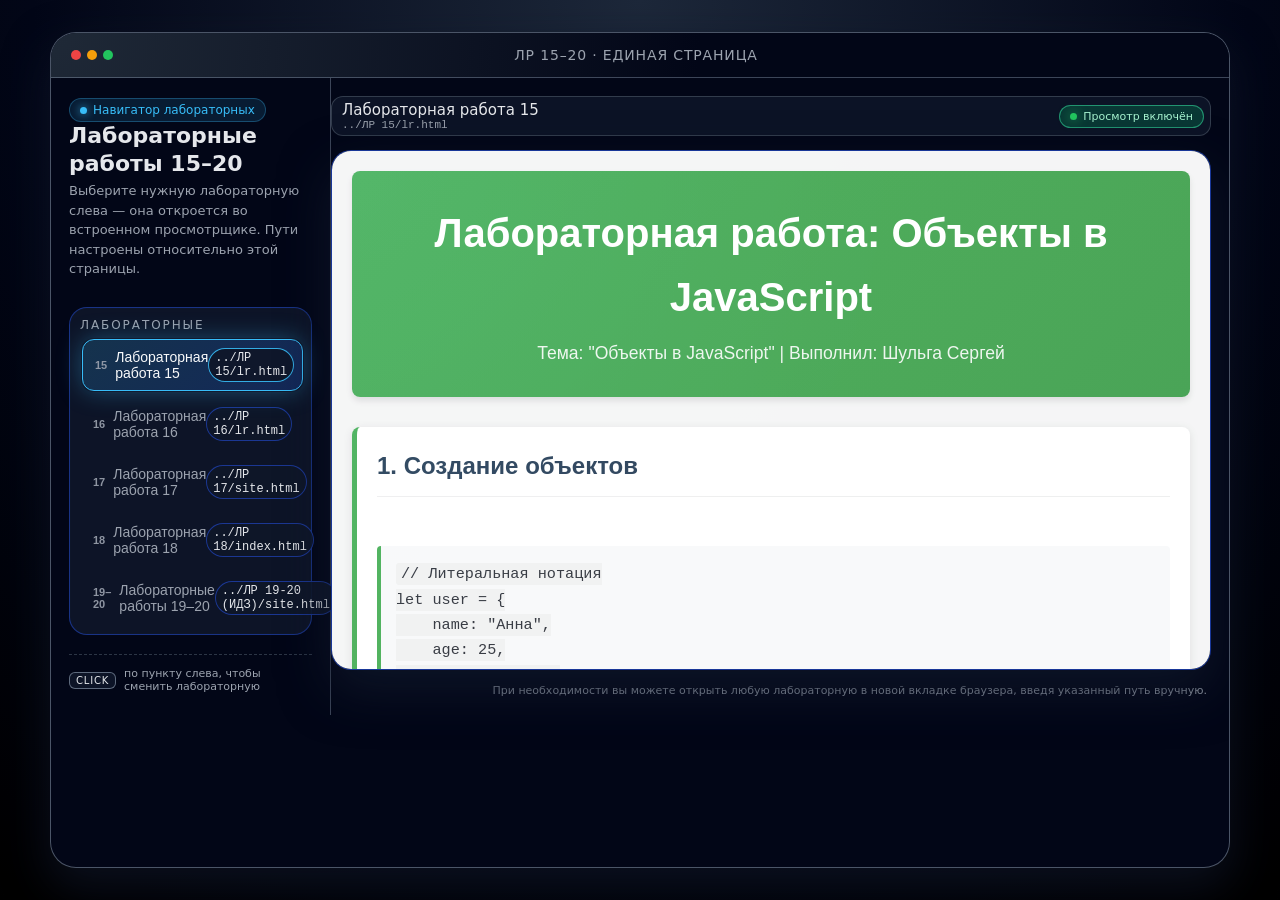
<file: index.html>
<!DOCTYPE html>
<html lang="ru">
<head>
  <meta charset="UTF-8" />
  <title>Лабораторные работы 15–20</title>
  <meta name="viewport" content="width=device-width, initial-scale=1" />
  <style>
    * {
      box-sizing: border-box;
      margin: 0;
      padding: 0;
    }

    :root {
      --bg: #0f172a;
      --bg-alt: #020617;
      --accent: #38bdf8;
      --accent-soft: rgba(56, 189, 248, 0.12);
      --accent-strong: rgba(56, 189, 248, 0.3);
      --text: #e5e7eb;
      --muted: #9ca3af;
      --border: rgba(148, 163, 184, 0.35);
      --radius-lg: 18px;
      --radius-md: 12px;
      --shadow-soft: 0 18px 45px rgba(15, 23, 42, 0.7);
    }

    body {
      font-family: system-ui, -apple-system, BlinkMacSystemFont, "Segoe UI",
        sans-serif;
      background: radial-gradient(circle at top, #1d283a 0, #020617 55%, #000 100%);
      color: var(--text);
      min-height: 100vh;
      display: flex;
      align-items: stretch;
      justify-content: center;
      padding: 32px 16px;
    }

    .shell {
      width: min(1180px, 100%);
      background: linear-gradient(145deg, var(--bg-alt), #020617 65%, #020617 100%);
      border-radius: 26px;
      border: 1px solid rgba(148, 163, 184, 0.5);
      box-shadow: var(--shadow-soft);
      overflow: hidden;
      display: flex;
      flex-direction: column;
    }

    .shell-header {
      display: flex;
      align-items: center;
      justify-content: space-between;
      padding: 14px 20px;
      background: radial-gradient(circle at top left, #1f2937 0, #020617 55%);
      border-bottom: 1px solid rgba(148, 163, 184, 0.4);
    }

    .window-dots {
      display: flex;
      gap: 6px;
    }

    .dot {
      width: 10px;
      height: 10px;
      border-radius: 999px;
      background: #374151;
    }

    .dot.red {
      background: #ef4444;
    }

    .dot.yellow {
      background: #f59e0b;
    }

    .dot.green {
      background: #22c55e;
    }

    .shell-title {
      font-size: 14px;
      letter-spacing: 0.06em;
      text-transform: uppercase;
      color: var(--muted);
    }

    main {
      display: grid;
      grid-template-columns: 280px minmax(0, 1fr);
      gap: 0;
      min-height: 540px;
    }

    @media (max-width: 900px) {
      main {
        grid-template-columns: 1fr;
      }
    }

    .sidebar {
      border-right: 1px solid rgba(148, 163, 184, 0.4);
      padding: 20px 18px 22px;
      background: radial-gradient(circle at top left, #020617 0, #020617 50%, #020617 100%);
      display: flex;
      flex-direction: column;
      gap: 18px;
    }

    .badge {
      display: inline-flex;
      align-items: center;
      gap: 6px;
      font-size: 12px;
      padding: 4px 10px;
      border-radius: 999px;
      background: var(--accent-soft);
      color: var(--accent);
      border: 1px solid var(--accent-strong);
      width: fit-content;
    }

    .badge-dot {
      width: 7px;
      height: 7px;
      border-radius: 999px;
      background: var(--accent);
      box-shadow: 0 0 10px rgba(56, 189, 248, 0.9);
    }

    .sidebar-title {
      font-size: 22px;
      font-weight: 600;
      line-height: 1.25;
    }

    .sidebar-sub {
      font-size: 13px;
      color: var(--muted);
      margin-top: 4px;
      line-height: 1.5;
    }

    .labs-list {
      margin-top: 10px;
      padding: 10px;
      border-radius: var(--radius-lg);
      background: rgba(15, 23, 42, 0.9);
      border: 1px solid rgba(30, 64, 175, 0.7);
      box-shadow: inset 0 0 0 1px rgba(15, 23, 42, 0.9);
    }

    .labs-label {
      font-size: 12px;
      letter-spacing: 0.16em;
      text-transform: uppercase;
      color: var(--muted);
      margin-bottom: 8px;
    }

    .tabs {
      display: flex;
      flex-direction: column;
      gap: 6px;
      list-style: none;
    }

    .tab {
      width: 100%;
      text-align: left;
      border: none;
      background: transparent;
      color: var(--muted);
      border-radius: var(--radius-md);
      padding: 8px 12px;
      font-size: 14px;
      display: flex;
      align-items: center;
      justify-content: space-between;
      cursor: pointer;
      transition: all 0.18s ease-out;
      border: 1px solid transparent;
    }

    .tab span {
      display: flex;
      align-items: center;
      gap: 8px;
    }

    .tab-index {
      font-size: 11px;
      font-weight: 600;
      color: rgba(156, 163, 175, 0.9);
    }

    .tab-code {
      font-family: "JetBrains Mono", ui-monospace, SFMono-Regular, Menlo, Monaco,
        Consolas, "Liberation Mono", "Courier New", monospace;
      font-size: 12px;
      padding: 2px 6px;
      border-radius: 999px;
      background: rgba(15, 23, 42, 0.9);
      border: 1px solid rgba(30, 64, 175, 0.8);
      color: #e5e7eb;
    }

    .tab:hover {
      background: rgba(30, 64, 175, 0.25);
      border-color: rgba(56, 189, 248, 0.5);
      color: var(--text);
      transform: translateX(2px);
    }

    .tab.active {
      background: linear-gradient(
        135deg,
        rgba(56, 189, 248, 0.18),
        rgba(37, 99, 235, 0.25)
      );
      border-color: var(--accent);
      color: #f9fafb;
      box-shadow: 0 0 0 1px rgba(15, 23, 42, 0.8),
        0 0 25px rgba(56, 189, 248, 0.35);
      transform: translateX(2px) translateY(-1px);
    }

    .tab.active .tab-code {
      background: rgba(15, 23, 42, 0.95);
      border-color: rgba(56, 189, 248, 0.9);
    }

    .hint {
      margin-top: auto;
      font-size: 11px;
      color: var(--muted);
      padding-top: 12px;
      border-top: 1px dashed rgba(55, 65, 81, 0.8);
      display: flex;
      align-items: center;
      gap: 8px;
    }

    .hint-key {
      padding: 2px 6px;
      border-radius: 6px;
      border: 1px solid rgba(148, 163, 184, 0.6);
      background: rgba(15, 23, 42, 0.9);
      font-size: 10px;
      letter-spacing: 0.08em;
      text-transform: uppercase;
      color: #e5e7eb;
    }

    .viewer {
      position: relative;
      padding: 18px 18px 18px 0;
      display: flex;
      flex-direction: column;
      gap: 14px;
    }

    @media (max-width: 900px) {
      .viewer {
        padding: 0 16px 16px;
      }
    }

    .viewer-header {
      display: flex;
      justify-content: space-between;
      align-items: center;
      gap: 12px;
      padding: 4px 6px 4px 10px;
      border-radius: var(--radius-md);
      background: rgba(15, 23, 42, 0.85);
      border: 1px solid rgba(55, 65, 81, 0.9);
      backdrop-filter: blur(14px);
    }

    .viewer-title {
      font-size: 15px;
      font-weight: 500;
    }

    .viewer-path {
      font-family: "JetBrains Mono", ui-monospace, SFMono-Regular, Menlo, Monaco,
        Consolas, "Liberation Mono", "Courier New", monospace;
      font-size: 11px;
      color: var(--muted);
    }

    .status-pill {
      font-size: 11px;
      padding: 4px 10px;
      border-radius: 999px;
      border: 1px solid rgba(52, 211, 153, 0.6);
      background: rgba(6, 95, 70, 0.5);
      color: #a7f3d0;
      display: inline-flex;
      align-items: center;
      gap: 6px;
    }

    .status-light {
      width: 7px;
      height: 7px;
      border-radius: 999px;
      background: #22c55e;
      box-shadow: 0 0 12px rgba(34, 197, 94, 0.9);
    }

    .frame-shell {
      position: relative;
      flex: 1;
      min-height: min(70vh, 520px);
      border-radius: 20px;
      border: 1px solid rgba(30, 64, 175, 0.85);
      background: radial-gradient(circle at top left, #020617 0, #020617 55%);
      overflow: hidden;
      box-shadow: 0 20px 50px rgba(15, 23, 42, 0.85);
    }

    iframe {
      width: 100%;
      height: 100%;
      border: none;
      background: #0b1120;
    }

    .frame-overlay {
      pointer-events: none;
      position: absolute;
      inset: 0;
      background:
        radial-gradient(circle at top left, rgba(56, 189, 248, 0.16), transparent 55%),
        radial-gradient(circle at bottom right, rgba(15, 23, 42, 0.9), rgba(15, 23, 42, 1));
      mix-blend-mode: screen;
      opacity: 0.5;
    }

    .frame-gradient-border {
      position: absolute;
      inset: -1px;
      border-radius: 22px;
      background: conic-gradient(
        from 180deg,
        rgba(56, 189, 248, 0.7),
        rgba(37, 99, 235, 0.3),
        rgba(56, 189, 248, 0.7)
      );
      opacity: 0.35;
      filter: blur(18px);
      z-index: -1;
    }

    .footer-note {
      font-size: 11px;
      color: var(--muted);
      text-align: right;
      padding-right: 4px;
    }

    a {
      color: var(--accent);
      text-decoration: none;
    }

    a:hover {
      text-decoration: underline;
    }
  </style>
</head>
<body>
  <div class="shell">
    <header class="shell-header">
      <div class="window-dots">
        <span class="dot red"></span>
        <span class="dot yellow"></span>
        <span class="dot green"></span>
      </div>
      <div class="shell-title">ЛР 15–20 · единая страница</div>
      <div style="width: 50px;"></div>
    </header>

    <main>
      <aside class="sidebar">
        <div>
          <div class="badge">
            <span class="badge-dot"></span>
            <span>Навигатор лабораторных</span>
          </div>
          <h1 class="sidebar-title">Лабораторные работы 15–20</h1>
          <p class="sidebar-sub">
            Выберите нужную лабораторную слева — она откроется во встроенном просмотрщике.
            Пути настроены относительно этой страницы.
          </p>
        </div>

        <section class="labs-list" aria-label="Список лабораторных">
          <div class="labs-label">Лабораторные</div>
          <ul class="tabs">
            <li>
              <button
                class="tab active"
                data-src="ЛР 15/lr.html"
                data-label="ЛР 15"
                data-path="ЛР 15/lr.html"
              >
                <span>
                  <span class="tab-index">15</span>
                  <span>Лабораторная работа 15</span>
                </span>
                <span class="tab-code">../ЛР 15/lr.html</span>
              </button>
            </li>
            <li>
              <button
                class="tab"
                data-src="ЛР 16/lr.html"
                data-label="ЛР 16"
                data-path="ЛР 16/lr.html"
              >
                <span>
                  <span class="tab-index">16</span>
                  <span>Лабораторная работа 16</span>
                </span>
                <span class="tab-code">../ЛР 16/lr.html</span>
              </button>
            </li>
            <li>
              <button
                class="tab"
                data-src="ЛР 17/site.html"
                data-label="ЛР 17"
                data-path="ЛР 17/site.html"
              >
                <span>
                  <span class="tab-index">17</span>
                  <span>Лабораторная работа 17</span>
                </span>
                <span class="tab-code">../ЛР 17/site.html</span>
              </button>
            </li>
            <li>
              <button
                class="tab"
                data-src="ЛР 18/index.html"
                data-label="ЛР 18"
                data-path="ЛР 18/index.html"
              >
                <span>
                  <span class="tab-index">18</span>
                  <span>Лабораторная работа 18</span>
                </span>
                <span class="tab-code">../ЛР 18/index.html</span>
              </button>
            </li>
            <li>
              <button
                class="tab"
                data-src="ЛР 19-20 (ИДЗ)/site.html"
                data-label="ЛР 19–20"
                data-path="ЛР 19-20 (ИДЗ)/site.html"
              >
                <span>
                  <span class="tab-index">19–20</span>
                  <span>Лабораторные работы 19–20</span>
                </span>
                <span class="tab-code">../ЛР 19-20 (ИДЗ)/site.html</span>
              </button>
            </li>
          </ul>
        </section>

        <div class="hint">
          <span class="hint-key">Click</span>
          <span>по пункту слева, чтобы сменить лабораторную</span>
        </div>
      </aside>

      <section class="viewer" aria-label="Просмотр лабораторных">
        <header class="viewer-header">
          <div>
            <div class="viewer-title" id="viewer-label">
              Лабораторная работа 15
            </div>
            <div class="viewer-path" id="viewer-path">
              ../ЛР 15/lr.html
            </div>
          </div>
          <div class="status-pill">
            <span class="status-light"></span>
            <span>Просмотр включён</span>
          </div>
        </header>

        <div class="frame-shell">
          <iframe
            id="lab-frame"
            src="ЛР 15/lr.html"
            title="Просмотр лабораторных 15–20"
          ></iframe>
          <div class="frame-overlay" aria-hidden="true"></div>
          <div class="frame-gradient-border" aria-hidden="true"></div>
        </div>

        <p class="footer-note">
          При необходимости вы можете открыть любую лабораторную в новой вкладке
          браузера, введя указанный путь вручную.
        </p>
      </section>
    </main>
  </div>

  <script>
    const tabs = document.querySelectorAll(".tab");
    const frame = document.getElementById("lab-frame");
    const viewerLabel = document.getElementById("viewer-label");
    const viewerPath = document.getElementById("viewer-path");

    tabs.forEach((tab) => {
      tab.addEventListener("click", () => {
        tabs.forEach((t) => t.classList.remove("active"));
        tab.classList.add("active");

        const src = tab.getAttribute("data-src");
        const label = tab.getAttribute("data-label");
        const path = tab.getAttribute("data-path");

        frame.setAttribute("src", src);
        viewerLabel.textContent =
          label === "ЛР 19–20" ? "Лабораторные работы 19–20" : "Лабораторная работа " + label.replace("ЛР ", "");
        viewerPath.textContent = path;
      });
    });
  </script>
</body>
</html>
</file>
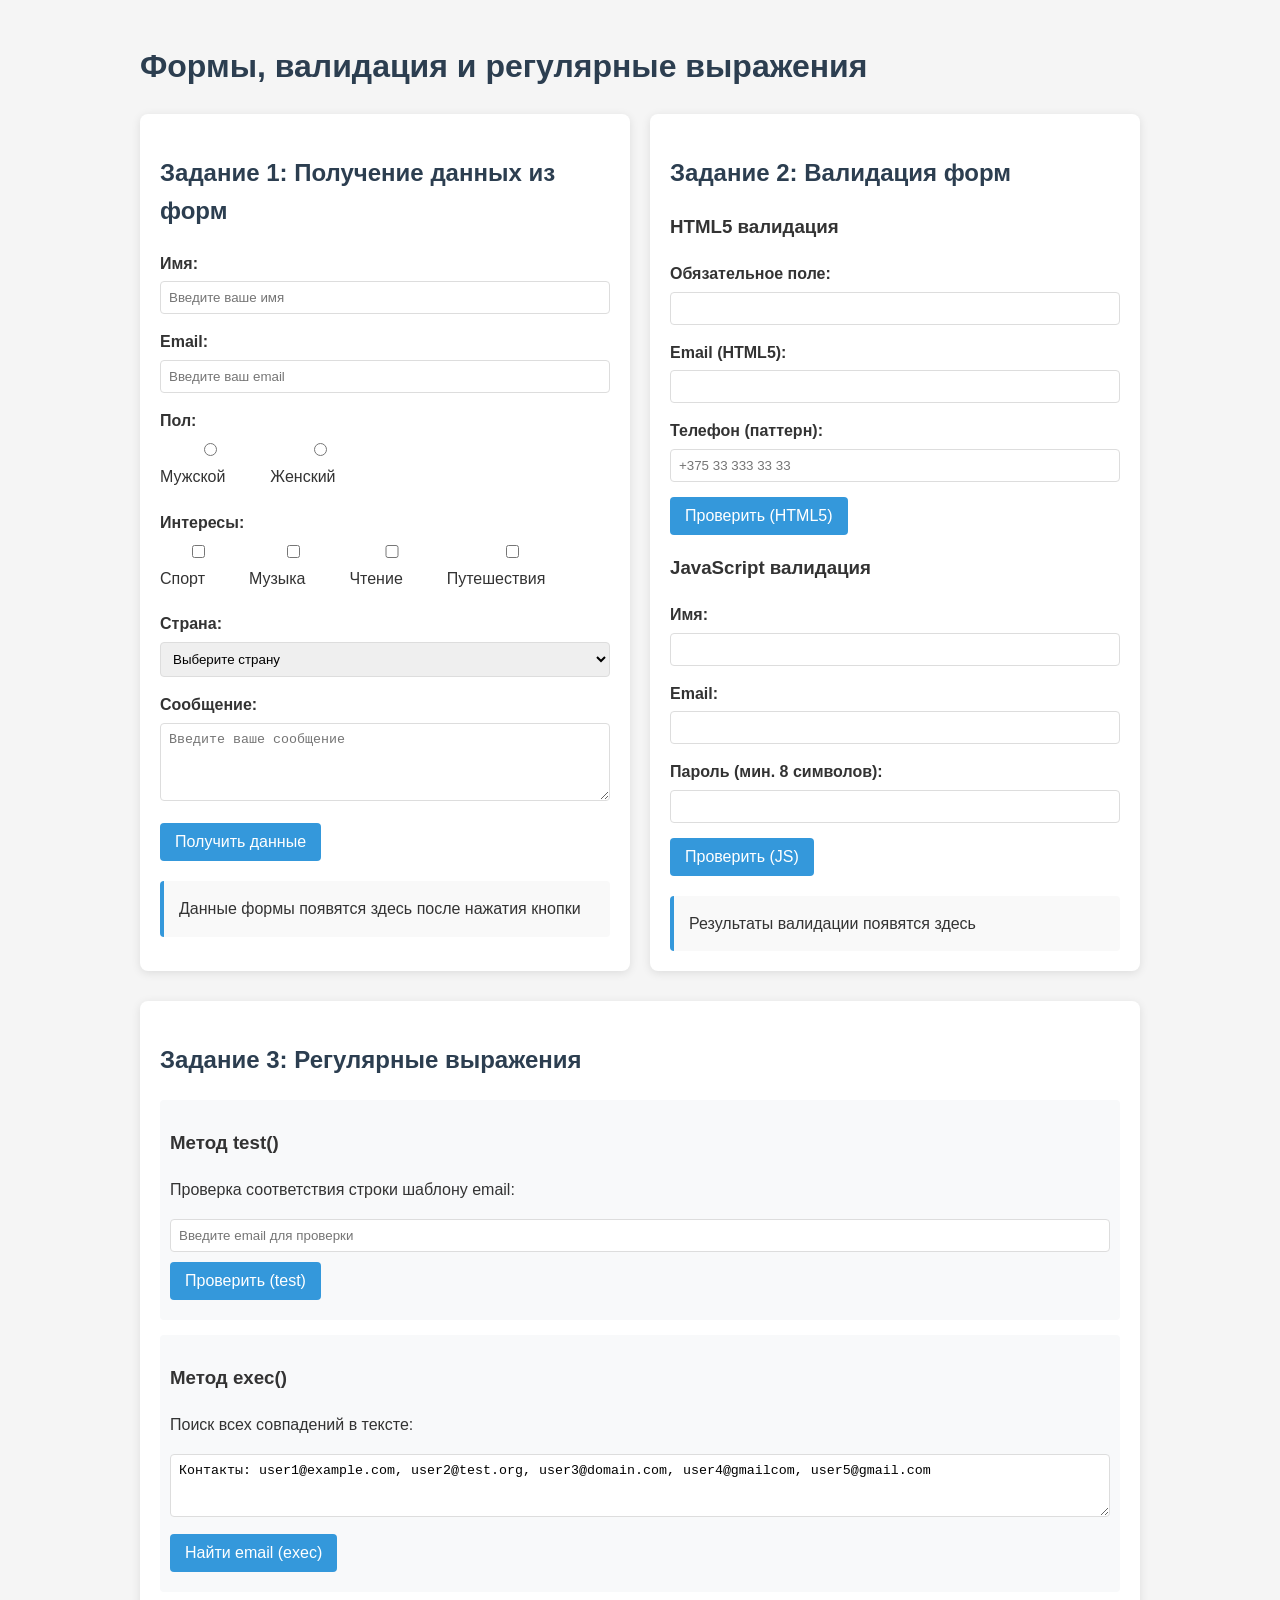
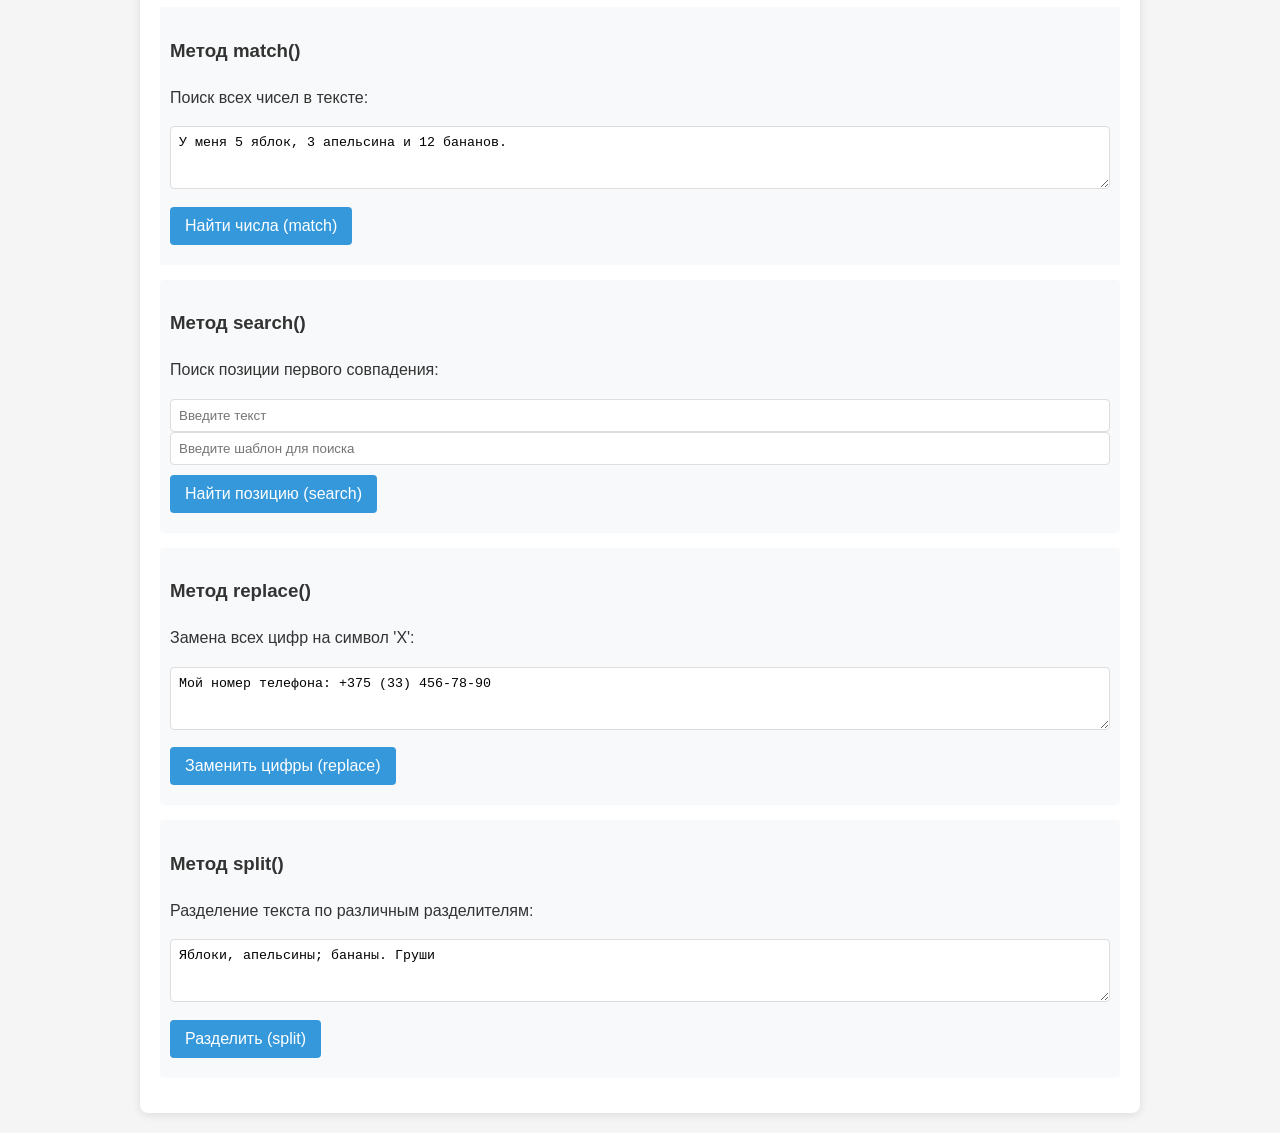
<file: ЛР 18/index.html>
<!DOCTYPE html>
<html lang="ru">
<head>
    <meta charset="UTF-8">
    <meta name="viewport" content="width=device-width, initial-scale=1.0">
    <title>Формы и валидация</title>
    <link rel="stylesheet" href="style.css">
</head>
<body>
    <h1>Формы, валидация и регулярные выражения</h1>
    
    <div class="container">
        <!-- ЗАДАНИЕ 1: Получение данных из форм -->
        <section class="form-section">
            <h2>Задание 1: Получение данных из форм</h2>
            <form id="userForm">
                <div class="form-group">
                    <label for="name">Имя:</label>
                    <input type="text" id="name" name="name" placeholder="Введите ваше имя">
                </div>
                
                <div class="form-group">
                    <label for="email">Email:</label>
                    <input type="email" id="email" name="email" placeholder="Введите ваш email">
                </div>
                
                <div class="form-group">
                    <label>Пол:</label>
                    <div class="radio-group">
                        <label><input type="radio" name="gender" value="male"> Мужской</label>
                        <label><input type="radio" name="gender" value="female"> Женский</label>
                    </div>
                </div>
                
                <div class="form-group">
                    <label>Интересы:</label>
                    <div class="checkbox-group">
                        <label><input type="checkbox" name="interests" value="sports"> Спорт</label>
                        <label><input type="checkbox" name="interests" value="music"> Музыка</label>
                        <label><input type="checkbox" name="interests" value="reading"> Чтение</label>
                        <label><input type="checkbox" name="interests" value="travel"> Путешествия</label>
                    </div>
                </div>
                
                <div class="form-group">
                    <label for="country">Страна:</label>
                    <select id="country" name="country">
                        <option value="">Выберите страну</option>
                        <option value="ru">Россия</option>
                        <option value="by">Беларусь</option>
                        <option value="de">Германия</option>
                        <option value="fr">Франция</option>
                    </select>
                </div>
                
                <div class="form-group">
                    <label for="message">Сообщение:</label>
                    <textarea id="message" name="message" rows="4" placeholder="Введите ваше сообщение"></textarea>
                </div>
                
                <button type="button" id="getDataBtn">Получить данные</button>
            </form>
            
            <div class="output" id="formOutput">
                Данные формы появятся здесь после нажатия кнопки
            </div>
        </section>
        
        <!-- ЗАДАНИЕ 2: Валидация форм -->
        <section class="validation-section">
            <h2>Задание 2: Валидация форм</h2>
            
            <h3>HTML5 валидация</h3>
            <form id="html5Form">
                <div class="form-group">
                    <label for="requiredField">Обязательное поле:</label>
                    <input type="text" id="requiredField" name="requiredField" required>
                </div>
                
                <div class="form-group">
                    <label for="emailField">Email (HTML5):</label>
                    <input type="email" id="emailField" name="emailField" required>
                </div>
                
                <div class="form-group">
                    <label for="phoneField">Телефон (паттерн):</label>
                    <input type="tel" id="phoneField" name="phoneField" pattern="\+375\s?[0-9]{2}\s?[0-9]{3}\s?[0-9]{2}\s?[0-9]{2}" placeholder="+375 33 333 33 33">
                </div>
                
                <button type="submit">Проверить (HTML5)</button>
            </form>
            
            <h3>JavaScript валидация</h3>
            <form id="jsForm">
                <div class="form-group">
                    <label for="jsName">Имя:</label>
                    <input type="text" id="jsName" name="jsName">
                    <div class="error" id="nameError"></div>
                </div>
                
                <div class="form-group">
                    <label for="jsEmail">Email:</label>
                    <input type="text" id="jsEmail" name="jsEmail">
                    <div class="error" id="emailError"></div>
                </div>
                
                <div class="form-group">
                    <label for="jsPassword">Пароль (мин. 8 символов):</label>
                    <input type="password" id="jsPassword" name="jsPassword">
                    <div class="error" id="passwordError"></div>
                </div>
                
                <button type="button" id="validateBtn">Проверить (JS)</button>
            </form>
            
            <div class="output" id="validationOutput">
                Результаты валидации появятся здесь
            </div>
        </section>
    </div>
    
    <!-- ЗАДАНИЕ 3: Регулярные выражения -->
    <section class="regex-section">
        <h2>Задание 3: Регулярные выражения</h2>
        
        <div class="regex-example">
            <h3>Метод test()</h3>
            <p>Проверка соответствия строки шаблону email:</p>
            <input type="text" id="testInput" placeholder="Введите email для проверки">
            <button id="testBtn">Проверить (test)</button>
            <div class="regex-result" id="testResult"></div>
        </div>
        
        <div class="regex-example">
            <h3>Метод exec()</h3>
            <p>Поиск всех совпадений в тексте:</p>
            <textarea id="execText" rows="3" placeholder="Введите текст с email адресами">Контакты: user1@example.com, user2@test.org, user3@domain.com, user4@gmailcom, user5@gmail.com</textarea>
            <button id="execBtn">Найти email (exec)</button>
            <div class="regex-result" id="execResult"></div>
        </div>
        
        <div class="regex-example">
            <h3>Метод match()</h3>
            <p>Поиск всех чисел в тексте:</p>
            <textarea id="matchText" rows="3" placeholder="Введите текст с числами">У меня 5 яблок, 3 апельсина и 12 бананов.</textarea>
            <button id="matchBtn">Найти числа (match)</button>
            <div class="regex-result" id="matchResult"></div>
        </div>
        
        <div class="regex-example">
            <h3>Метод search()</h3>
            <p>Поиск позиции первого совпадения:</p>
            <input type="text" id="searchText" placeholder="Введите текст">
            <input type="text" id="searchPattern" placeholder="Введите шаблон для поиска">
            <button id="searchBtn">Найти позицию (search)</button>
            <div class="regex-result" id="searchResult"></div>
        </div>
        
        <div class="regex-example">
            <h3>Метод replace()</h3>
            <p>Замена всех цифр на символ 'X':</p>
            <textarea id="replaceText" rows="3" placeholder="Введите текст с цифрами">Мой номер телефона: +375 (33) 456-78-90</textarea>
            <button id="replaceBtn">Заменить цифры (replace)</button>
            <div class="regex-result" id="replaceResult"></div>
        </div>
        
        <div class="regex-example">
            <h3>Метод split()</h3>
            <p>Разделение текста по различным разделителям:</p>
            <textarea id="splitText" rows="3" placeholder="Введите текст для разделения">Яблоки, апельсины; бананы. Груши</textarea>
            <button id="splitBtn">Разделить (split)</button>
            <div class="regex-result" id="splitResult"></div>
        </div>
    </section>

    <script src="script.js"></script>
</body>
</html>
</file>
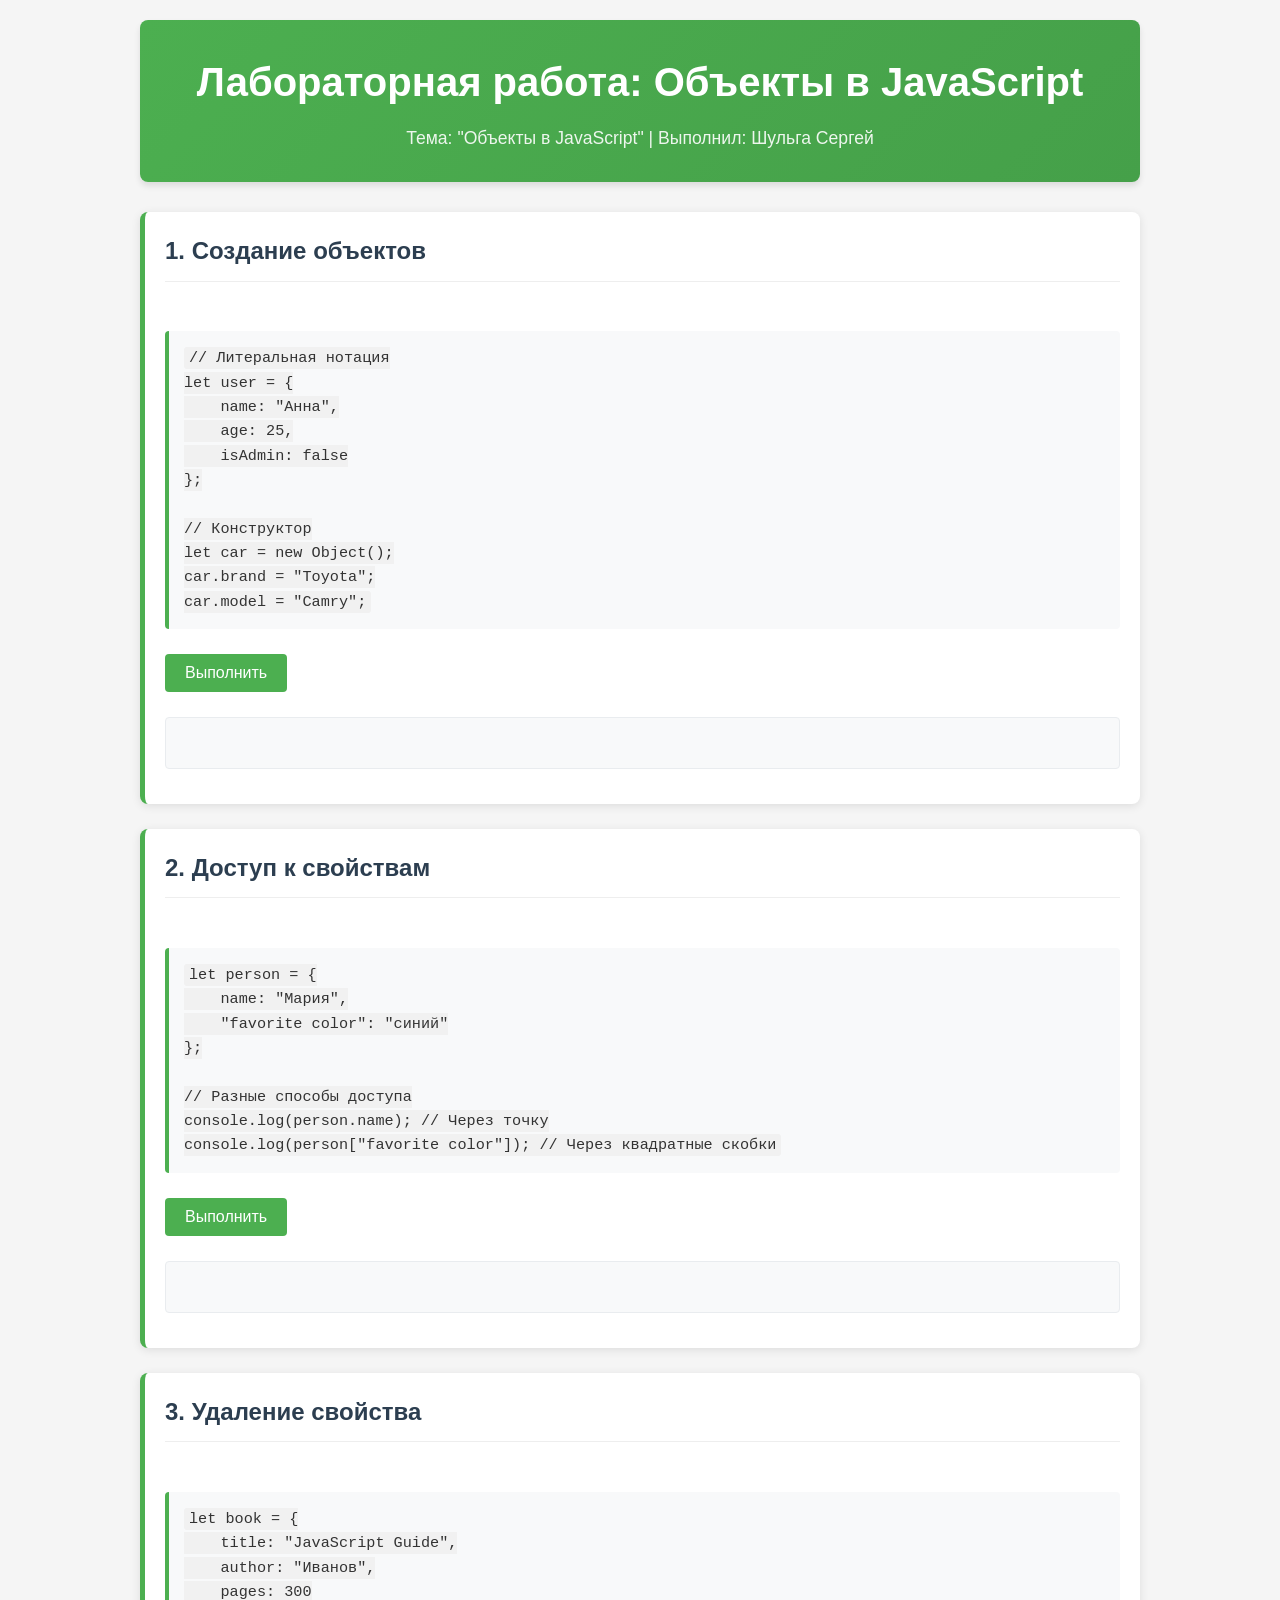
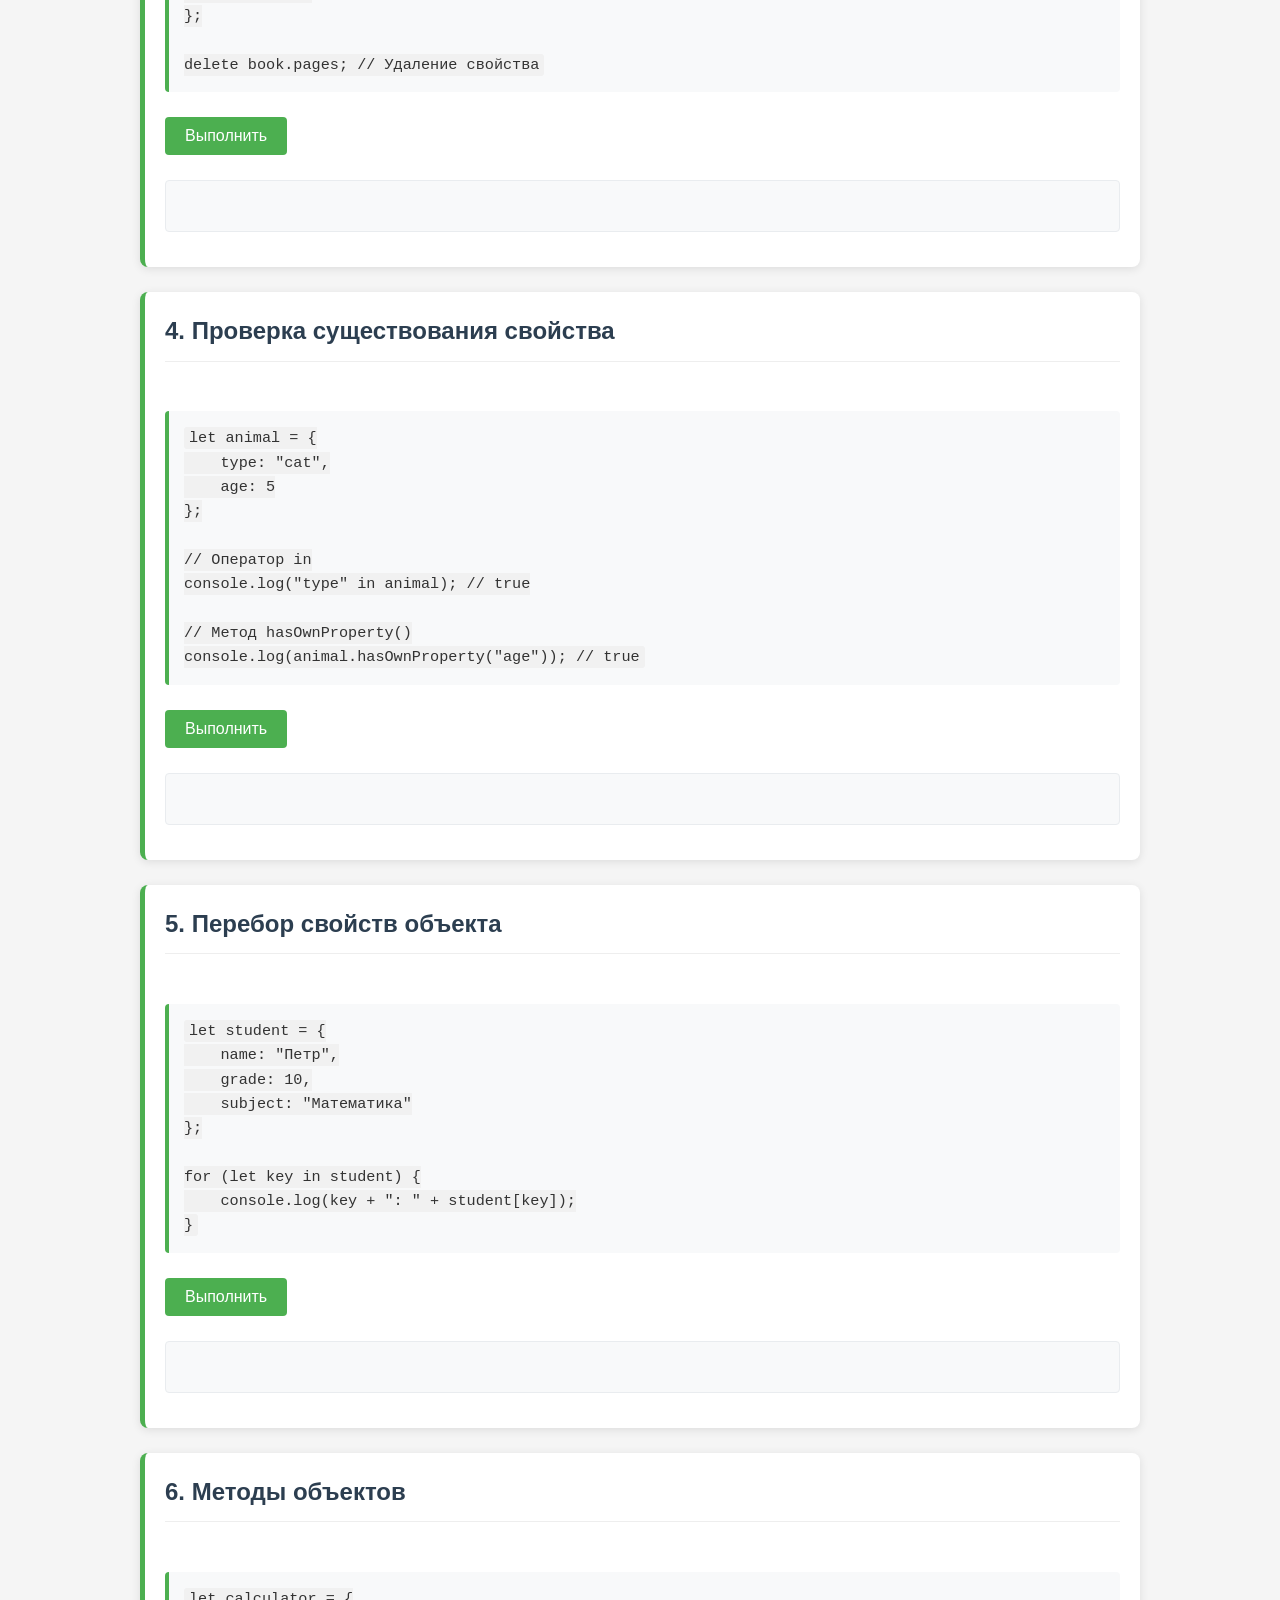
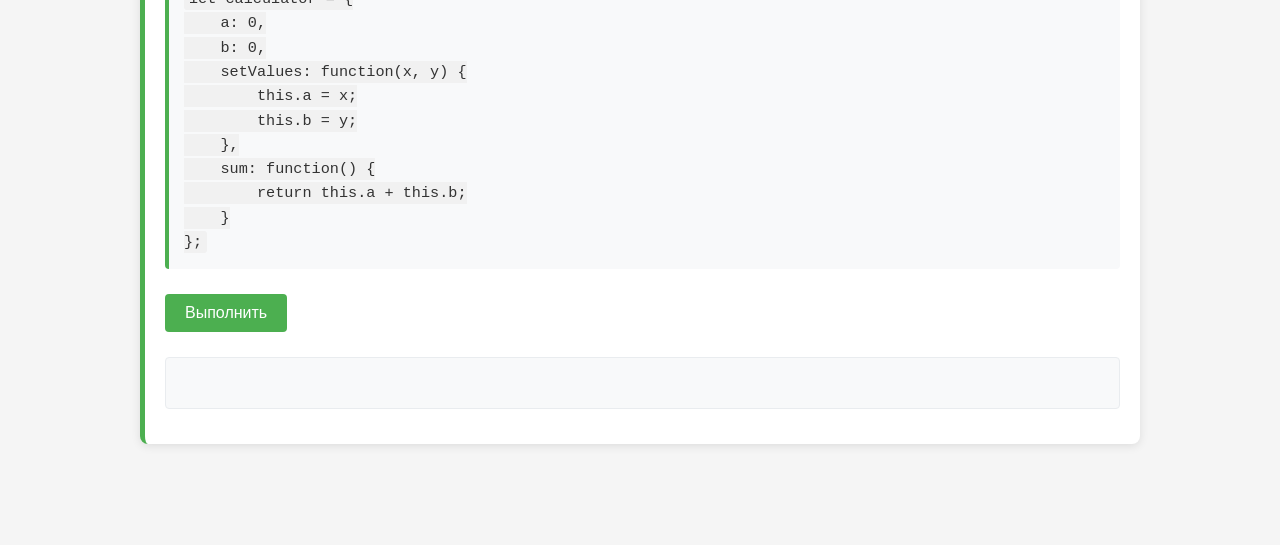
<file: ЛР 15/lr.html>
<!DOCTYPE html>
<html lang="ru">
<head>
    <meta charset="UTF-8">
    <meta name="viewport" content="width=device-width, initial-scale=1.0">
    <title>Объекты в JavaScript</title>
    <style>
        body {
            font-family: Arial, sans-serif;
            margin: 0;
            padding: 0;
            background-color: #f5f5f5;
            color: #333;
            line-height: 1.6;
        }
        
        .container {
            max-width: 1000px;
            margin: 0 auto;
            padding: 20px;
        }
        
        header {
            background: linear-gradient(135deg, #4CAF50, #45a049);
            color: white;
            padding: 30px 20px;
            border-radius: 8px;
            margin-bottom: 30px;
            text-align: center;
            box-shadow: 0 4px 6px rgba(0,0,0,0.1);
        }
        
        header h1 {
            margin: 0;
            font-size: 2.5rem;
        }
        
        header p {
            margin: 10px 0 0;
            font-size: 1.1rem;
            opacity: 0.9;
        }
        
        .task-card {
            background: white;
            border-radius: 8px;
            padding: 20px;
            margin-bottom: 25px;
            box-shadow: 0 2px 10px rgba(0,0,0,0.1);
            border-left: 5px solid #4CAF50;
        }
        
        .task-card h2 {
            color: #2c3e50;
            margin-top: 0;
            border-bottom: 1px solid #eee;
            padding-bottom: 10px;
        }
        
        .task-content {
            padding: 15px 0;
        }
        
        pre {
            background: #f8f9fa;
            border-left: 4px solid #4CAF50;
            padding: 15px;
            border-radius: 4px;
            overflow-x: auto;
            font-size: 0.95rem;
            margin: 15px 0;
        }
        
        code {
            font-family: 'Courier New', monospace;
            background: #f1f1f1;
            padding: 2px 5px;
            border-radius: 3px;
        }
        
        .btn {
            background: #4CAF50;
            color: white;
            border: none;
            padding: 10px 20px;
            border-radius: 4px;
            cursor: pointer;
            font-size: 1rem;
            transition: background 0.3s;
            margin: 10px 5px 10px 0;
        }
        
        .btn:hover {
            background: #45a049;
        }
        
        .output-box {
            background: #f8f9fa;
            border: 1px solid #e9ecef;
            border-radius: 4px;
            padding: 15px;
            margin-top: 15px;
            min-height: 20px;
            font-family: 'Courier New', monospace;
        }
    </style>
</head>
<body>
    <div class="container">
        <header>
            <h1>Лабораторная работа: Объекты в JavaScript</h1>
            <p>Тема: "Объекты в JavaScript" | Выполнил: Шульга Сергей</p>
        </header>

        <!-- Задание 1 -->
        <section class="task-card">
            <h2>1. Создание объектов</h2>
            <div class="task-content">
                <pre><code>// Литеральная нотация
let user = {
    name: "Анна",
    age: 25,
    isAdmin: false
};

// Конструктор
let car = new Object();
car.brand = "Toyota";
car.model = "Camry";</code></pre>
                <button class="btn" onclick="demoCreateObjects()">Выполнить</button>
                <div id="output1" class="output-box"></div>
            </div>
        </section>

        <!-- Задание 2 -->
        <section class="task-card">
            <h2>2. Доступ к свойствам</h2>
            <div class="task-content">
                <pre><code>let person = {
    name: "Мария",
    "favorite color": "синий"
};

// Разные способы доступа
console.log(person.name); // Через точку
console.log(person["favorite color"]); // Через квадратные скобки</code></pre>
                <button class="btn" onclick="demoAccessProperties()">Выполнить</button>
                <div id="output2" class="output-box"></div>
            </div>
        </section>

        <!-- Задание 3 -->
        <section class="task-card">
            <h2>3. Удаление свойства</h2>
            <div class="task-content">
                <pre><code>let book = {
    title: "JavaScript Guide",
    author: "Иванов",
    pages: 300
};

delete book.pages; // Удаление свойства</code></pre>
                <button class="btn" onclick="demoDeleteProperty()">Выполнить</button>
                <div id="output3" class="output-box"></div>
            </div>
        </section>

        <!-- Задание 4 -->
        <section class="task-card">
            <h2>4. Проверка существования свойства</h2>
            <div class="task-content">
                <pre><code>let animal = {
    type: "cat",
    age: 5
};

// Оператор in
console.log("type" in animal); // true

// Метод hasOwnProperty()
console.log(animal.hasOwnProperty("age")); // true</code></pre>
                <button class="btn" onclick="demoCheckProperty()">Выполнить</button>
                <div id="output4" class="output-box"></div>
            </div>
        </section>

        <!-- Задание 5 -->
        <section class="task-card">
            <h2>5. Перебор свойств объекта</h2>
            <div class="task-content">
                <pre><code>let student = {
    name: "Петр",
    grade: 10,
    subject: "Математика"
};

for (let key in student) {
    console.log(key + ": " + student[key]);
}</code></pre>
                <button class="btn" onclick="demoIterateProperties()">Выполнить</button>
                <div id="output5" class="output-box"></div>
            </div>
        </section>

        <!-- Задание 6 -->
        <section class="task-card">
            <h2>6. Методы объектов</h2>
            <div class="task-content">
                <pre><code>let calculator = {
    a: 0,
    b: 0,
    setValues: function(x, y) {
        this.a = x;
        this.b = y;
    },
    sum: function() {
        return this.a + this.b;
    }
};</code></pre>
                <button class="btn" onclick="demoObjectMethods()">Выполнить</button>
                <div id="output6" class="output-box"></div>
            </div>
        </section>
    </div>

    <script>
        // Функции для демонстрации примеров
        
        function demoCreateObjects() {
            let output = document.getElementById('output1');
            output.innerHTML = '';
            
            // Создание объектов
            let user = {
                name: "Анна",
                age: 25,
                isAdmin: false
            };
            
            let car = new Object();
            car.brand = "Toyota";
            car.model = "Camry";
            car.year = 2020;
            
            output.innerHTML = `
                <strong>Объект user:</strong> ${JSON.stringify(user)}<br>
                <strong>Объект car:</strong> ${JSON.stringify(car)}
            `;
        }
        
        function demoAccessProperties() {
            let output = document.getElementById('output2');
            output.innerHTML = '';
            
            let person = {
                name: "Мария",
                "favorite color": "синий"
            };
            
            let result = `
                person.name = "${person.name}"<br>
                person["favorite color"] = "${person["favorite color"]}"<br>
            `;
            
            // Динамический доступ
            let key = "name";
            result += `Динамический доступ: person["${key}"] = "${person[key]}"`;
            
            output.innerHTML = result;
        }
        
        function demoDeleteProperty() {
            let output = document.getElementById('output3');
            output.innerHTML = '';
            
            let book = {
                title: "JavaScript Guide",
                author: "Иванов",
                pages: 300
            };
            
            let before = JSON.stringify(book);
            delete book.pages;
            let after = JSON.stringify(book);
            
            output.innerHTML = `
                <strong>До удаления:</strong> ${before}<br>
                <strong>После удаления свойства pages:</strong> ${after}
            `;
        }
        
        function demoCheckProperty() {
            let output = document.getElementById('output4');
            output.innerHTML = '';
            
            let animal = {
                type: "cat",
                age: 5
            };
            
            let result = `
                "type" in animal: ${"type" in animal}<br>
                "color" in animal: ${"color" in animal}<br>
                animal.hasOwnProperty("age"): ${animal.hasOwnProperty("age")}<br>
                animal.hasOwnProperty("weight"): ${animal.hasOwnProperty("weight")}
            `;
            
            output.innerHTML = result;
        }
        
        function demoIterateProperties() {
            let output = document.getElementById('output5');
            output.innerHTML = '';
            
            let student = {
                name: "Петр",
                grade: 10,
                subject: "Математика"
            };
            
            let result = "<strong>Свойства объекта student:</strong><br>";
            for (let key in student) {
                result += `${key}: ${student[key]}<br>`;
            }
            
            output.innerHTML = result;
        }
        
        function demoObjectMethods() {
            let output = document.getElementById('output6');
            output.innerHTML = '';
            
            let calculator = {
                a: 0,
                b: 0,
                setValues: function(x, y) {
                    this.a = x;
                    this.b = y;
                },
                sum: function() {
                    return this.a + this.b;
                },
                multiply: function() {
                    return this.a * this.b;
                }
            };
            
            calculator.setValues(5, 3);
            
            let result = `
                a = ${calculator.a}, b = ${calculator.b}<br>
                Сумма: ${calculator.sum()}<br>
                Произведение: ${calculator.multiply()}
            `;
            
            output.innerHTML = result;
        }
    </script>
</body>
</html>
</file>
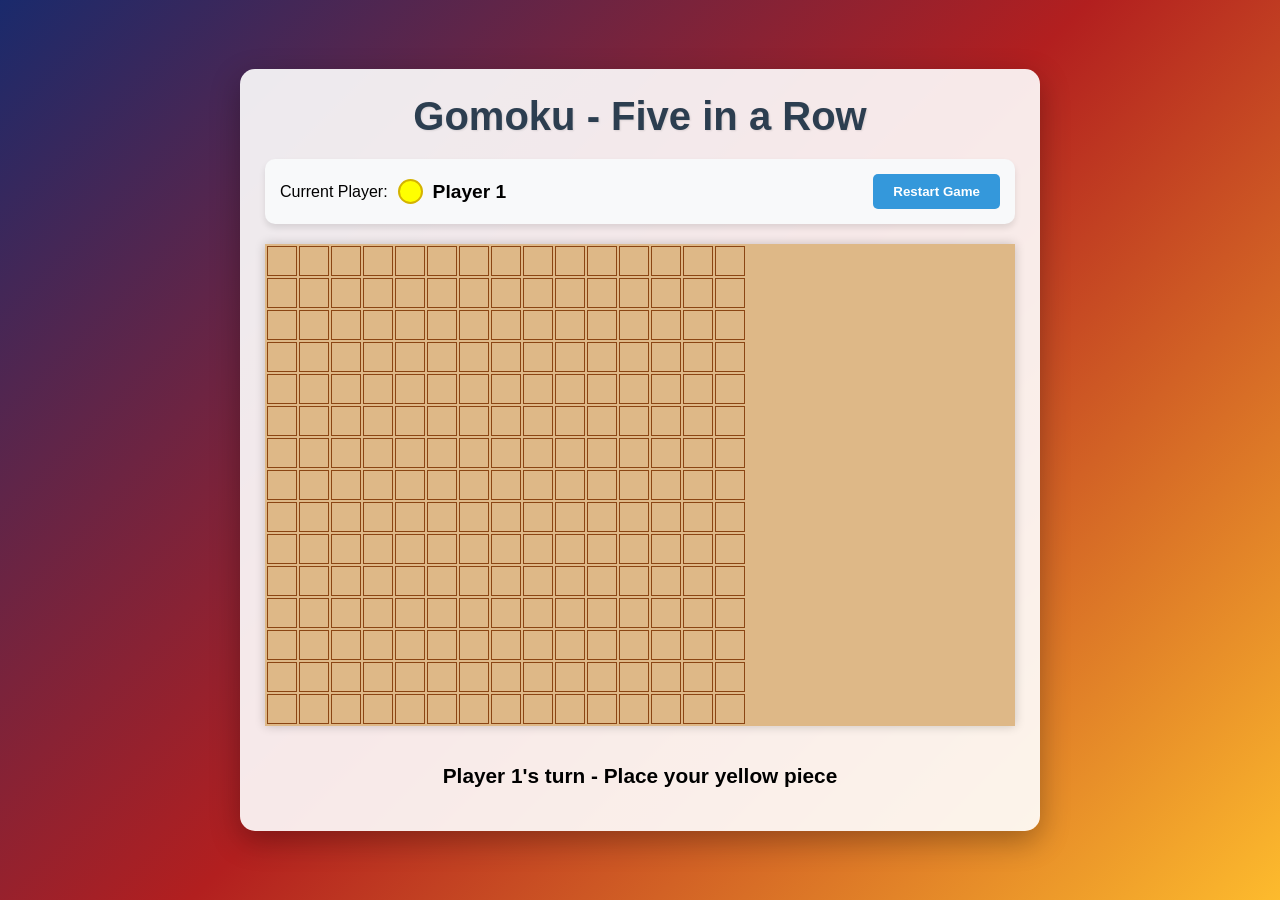
<file: ЛР 16/lr.html>
<!DOCTYPE html>
<html lang="en">
<head>
    <meta charset="UTF-8">
    <meta name="viewport" content="width=device-width, initial-scale=1.0">
    <title>Gomoku - Five in a Row</title>
    <style>
        * {
            box-sizing: border-box;
            margin: 0;
            padding: 0;
            font-family: 'Segoe UI', Tahoma, Geneva, Verdana, sans-serif;
        }
        
        body {
            background: linear-gradient(135deg, #1a2a6c, #b21f1f, #fdbb2d);
            min-height: 100vh;
            display: flex;
            justify-content: center;
            align-items: center;
            padding: 20px;
        }
        
        .game-container {
            background-color: rgba(255, 255, 255, 0.9);
            border-radius: 15px;
            box-shadow: 0 10px 30px rgba(0, 0, 0, 0.3);
            padding: 25px;
            max-width: 800px;
            width: 100%;
        }
        
        h1 {
            text-align: center;
            color: #2c3e50;
            margin-bottom: 20px;
            font-size: 2.5rem;
            text-shadow: 1px 1px 2px rgba(0,0,0,0.1);
        }
        
        .game-info {
            display: flex;
            justify-content: space-between;
            align-items: center;
            margin-bottom: 20px;
            background-color: #f8f9fa;
            padding: 15px;
            border-radius: 10px;
            box-shadow: 0 4px 6px rgba(0, 0, 0, 0.1);
        }
        
        .player-turn {
            display: flex;
            align-items: center;
            gap: 10px;
        }
        
        .player-indicator {
            width: 25px;
            height: 25px;
            border-radius: 50%;
            display: inline-block;
        }
        
        .player1-indicator {
            background-color: yellow;
            border: 2px solid #d4b300;
        }
        
        .player2-indicator {
            background-color: green;
            border: 2px solid #006400;
        }
        
        .current-player {
            font-weight: bold;
            font-size: 1.2rem;
        }
        
        .controls {
            display: flex;
            gap: 10px;
        }
        
        button {
            padding: 10px 20px;
            border: none;
            border-radius: 5px;
            background-color: #3498db;
            color: white;
            font-weight: bold;
            cursor: pointer;
            transition: all 0.3s ease;
        }
        
        button:hover {
            background-color: #2980b9;
            transform: translateY(-2px);
        }
        
        button:active {
            transform: translateY(0);
        }
        
        #game {
            margin: 0 auto;
            border-collapse: collapse;
            box-shadow: 0 0 10px rgba(0, 0, 0, 0.2);
            background-color: #deb887;
        }
        
        #game td {
            width: 30px;
            height: 30px;
            border: 1px solid #8b4513;
            position: relative;
            cursor: pointer;
            transition: background-color 0.2s;
        }
        
        #game td:hover {
            background-color: rgba(222, 184, 135, 0.7);
        }
        
        #game td.gamer1 {
            background: radial-gradient(circle, yellow 60%, #d4b300 100%);
        }
        
        #game td.gamer2 {
            background: radial-gradient(circle, green 60%, #006400 100%);
        }
        
        #game td.winner {
            border: 3px solid red;
            animation: pulse 1s infinite;
        }
        
        @keyframes pulse {
            0% { border-color: red; }
            50% { border-color: #ff6b6b; }
            100% { border-color: red; }
        }
        
        .game-status {
            text-align: center;
            margin-top: 20px;
            padding: 15px;
            border-radius: 10px;
            font-size: 1.3rem;
            font-weight: bold;
            min-height: 60px;
            display: flex;
            align-items: center;
            justify-content: center;
        }
        
        .winner-message {
            color: #e74c3c;
            animation: celebrate 1.5s infinite;
        }
        
        @keyframes celebrate {
            0% { transform: scale(1); }
            50% { transform: scale(1.1); }
            100% { transform: scale(1); }
        }
        
        /* Responsive adjustments */
        @media (max-width: 768px) {
            #game td {
                width: 25px;
                height: 25px;
            }
            
            h1 {
                font-size: 2rem;
            }
            
            .game-info {
                flex-direction: column;
                gap: 15px;
            }
        }
        
        @media (max-width: 480px) {
            #game td {
                width: 20px;
                height: 20px;
            }
            
            .game-container {
                padding: 15px;
            }
            
            h1 {
                font-size: 1.8rem;
            }
        }
    </style>
</head>
<body>
    <div class="game-container">
        <h1>Gomoku - Five in a Row</h1>
        
        <div class="game-info">
            <div class="player-turn">
                <span>Current Player:</span>
                <span class="player-indicator player1-indicator"></span>
                <span class="current-player">Player 1</span>
            </div>
            
            <div class="controls">
                <button id="restart">Restart Game</button>
            </div>
        </div>
        
        <div id="game"></div>
        
        <div class="game-status" id="gameStatus">
            Player 1's turn - Place your yellow piece
        </div>
    </div>

    <script>
        class Field {
            constructor(selector, rowsNum, colsNum) {
                this._gameEnd = false; // _ префикс - приватное поле
                
                this._field = document.querySelector(selector);
                this._colsNum = colsNum;
                this._rowsNum = rowsNum;
                
                this._dots = new Dots; //создание объекта
                this._html = new HTML; //создание объекта
                this._queue = new Queue(['gamer1', 'gamer2']); //создание объекта
                
                this._html.createTable(this._field, this._rowsNum, this._colsNum);
                this._updateGameStatus();
                this._run();
            }
            
            _run() {    // _ префикс - приватный метод
                this._field.addEventListener('click', (event) => {
                    let cell = event.target.closest('td:not(.gamer1):not(.gamer2)');
                
                    if (!this._gameEnd && cell) {
                        let col = this._html.getPrevSiblingsNum(cell);
                        let row = this._html.getPrevSiblingsNum(cell.parentElement);
                        
                        let gamer = this._queue.getGamer();
                        let dot = new Dot(gamer, cell, row, col, this._dots);
                        this._dots.add(dot, row, col);
                        
                        let winLine = this._checkWin(dot);
                        if (winLine) {
                            this._win(winLine);
                        } else {
                            this._queue.next(); // собственное поле
                            this._updateGameStatus(); // вызов собственного метода
                        }
                    }
                });
                
                // Add restart button functionality
                document.getElementById('restart').addEventListener('click', () => {
                    this._restartGame();
                });
            }
            
            _restartGame() {
                // Clear the game board
                this._field.innerHTML = '';
                this._dots = new Dots;
                this._queue = new Queue(['gamer1', 'gamer2']);
                this._gameEnd = false;
                
                // Recreate the table
                this._html.createTable(this._field, this._rowsNum, this._colsNum);
                this._updateGameStatus();
            }
            
            _updateGameStatus() {
                const gameStatus = document.getElementById('gameStatus');
                const currentPlayer = this._queue.getGamer() === 'gamer1' ? 'Player 1' : 'Player 2';
                const playerColor = this._queue.getGamer() === 'gamer1' ? 'yellow' : 'green';
                // Разное поведение в зависимости от состояния (пример условного полиморфного поведения)
                
                if (!this._gameEnd) {
                    gameStatus.innerHTML = `${currentPlayer}'s turn - Place your ${playerColor} piece`;
                    gameStatus.className = 'game-status';
                }
                
                // Update player indicator
                const playerIndicator = document.querySelector('.player-indicator');
                const currentPlayerElement = document.querySelector('.current-player');
                
                playerIndicator.className = `player-indicator ${this._queue.getGamer() === 'gamer1' ? 'player1-indicator' : 'player2-indicator'}`;
                currentPlayerElement.textContent = currentPlayer;
            }
            
            _win(winLine) {
                this._gameEnd = true;
                this._notifyWinnerCells(winLine);
                
                const gameStatus = document.getElementById('gameStatus');
                const winner = this._queue.getGamer() === 'gamer1' ? 'Player 1 (Yellow)' : 'Player 2 (Green)';
                gameStatus.innerHTML = `<span class="winner-message">${winner} wins! Congratulations!</span>`;
                gameStatus.className = 'game-status winner-message';
            }
            
            _notifyWinnerCells(winLine) {
                winLine.forEach((dot) => {
                    dot.becomeWinner();
                });
            }
            
            _checkWin(dot) {  // приватный метод
                let dirs = [
                    {deltaRow:  0, deltaCol: -1},  // horizontal
                    {deltaRow: -1, deltaCol: -1},  // diagonal top-left to bottom-right
                    {deltaRow: -1, deltaCol:  0},  // vertical
                    {deltaRow: -1, deltaCol:  1},  // diagonal top-right to bottom-left
                ];
                
                for (let i = 0; i < dirs.length; i++) {
                    let line = this._checkLine(dot, dirs[i].deltaRow, dirs[i].deltaCol); // объект другого класса, но вызываются обственные методы
                    
                    if (line.length >= 5) {
                        return line;
                    }
                };
                
                return false;
            }
            
            _checkLine(dot, deltaRow, deltaCol) {
                let dir1 = this._checkDir(dot,  deltaRow,  deltaCol);
                let dir2 = this._checkDir(dot, -deltaRow, -deltaCol);
                
                return [].concat(dir1, [dot], dir2);
            }
            
            _checkDir(dot, deltaRow, deltaCol) {
                let result = [];
                let neighbor = dot;
                
                while (true) {
                    neighbor = neighbor.getNeighbor(deltaRow, deltaCol);
                    
                    if (neighbor) {
                        result.push(neighbor);
                    } else {
                        return result;
                    }
                }
            }
        }

        class Dots {
            constructor() {
                this._dots = {}; // ← ВНУТРЕННЯЯ СТРУКТУРА ДАННЫХ СКРЫТА
            }
             // ПУБЛИЧНЫЙ ИНТЕРФЕЙС - единственные способы работы с данными
            add(dot, row, col) {
                if (this._dots[row] === undefined) {
                    this._dots[row] = {};
                }
                
                this._dots[row][col] = dot;
            }
            
            get(row, col) {
                if (this._dots[row] && this._dots[row][col]) {
                    return this._dots[row][col];
                } else {
                    return undefined;
                }
            }
            // НЕТ доступа к this._dots извне! Нарушитель получит undefined
        }

        class Dot {
            constructor(gamer, elem, row, col, dots) {
                this._gamer = gamer;  // доступно наследникам (если бы было наследование)
                this._elem = elem;
                this._row = row;
                this._col = col;
                this._dots = dots;
                
                this._neighbors = {};
                
                this._findNeighbors();
                this._notifyNeighbors();
                this._reflect();
            }
            
            getRow() { // публичный метод - вызывается из других классов
                return this._row;
            }
            
            getCol() {  // публичный метод
                return this._col;
            }
            
            becomeWinner() { // публичный метод
                this._elem.classList.add('winner');
            }
            
            getNeighbor(deltaRow, deltaCol) {
                if (this._neighbors[deltaRow] !== undefined) {
                    return this._neighbors[deltaRow][deltaCol];
                } else {
                    return undefined;
                }
            }
            
            addNeighbor(neighbor) {
                let deltaRow = neighbor.getRow() - this._row;
                let deltaCol = neighbor.getCol() - this._col;
                
                if (this._neighbors[deltaRow] === undefined) {
                    this._neighbors[deltaRow] = {};
                }
                
                this._neighbors[deltaRow][deltaCol] = neighbor;
            }
            
            _findNeighbors() {
                this._considerNeighbor(1, 1);
                this._considerNeighbor(1, 0);
                this._considerNeighbor(1, -1);
                this._considerNeighbor(-1, 1);
                this._considerNeighbor(-1, 0);
                this._considerNeighbor(-1, -1);
                this._considerNeighbor(0, 1);
                this._considerNeighbor(0, -1);
            }
            
            _considerNeighbor(deltaRow, deltaCol) {
                let neighbor = this._dots.get(this._row + deltaRow, this._col + deltaCol);  // this._dots - объект класса Dots, вызывается его метод get()
                
                if (neighbor !== undefined && neighbor._belongsTo(this._gamer)) {
                    this.addNeighbor(neighbor);
                }
            }
            
            _notifyNeighbors() {
                for (let rowKey in this._neighbors) {
                    for (let colKey in this._neighbors[rowKey]) {
                        this._neighbors[rowKey][colKey].addNeighbor(this);
                    }
                }
            }
            
            _reflect() {
                this._elem.classList.add('gamer');
                this._elem.classList.add(this._gamer);
            }
            
            _belongsTo(gamer) {
                return this._gamer == gamer;
            }
        }

        class Queue {
            constructor(gamers) {
                this._gamers = gamers;
                this._counter = new Counter(this._gamers.length);
            }
            
            getGamer() {
                return this._gamers[this._counter.get()];
            }
            
            next() {
                this._counter.next();
            }
        }

        class Counter {
            constructor(length) {
                this._length = length;
                this._counter = null;
            }
            
            get() {
                if (this._counter == null) {
                    this._counter = 0;
                }
                
                return this._counter;
            }
            
            next() {
                if (this._counter == null) {
                    this._counter = 0;
                } else {
                    this._counter++;
                    
                    if (this._counter == this._length) {
                        this._counter = 0;
                    }
                }
                
                return this._counter;
            }
        }

        class HTML {
            createTable(parent, rowsNum, colsNum) {
                let table = document.createElement('table');
                
                for (let i = 0; i < rowsNum; i++) {
                    let tr = document.createElement('tr');
                    
                    for (let j = 0; j < colsNum; j++) {
                        let td = document.createElement('td');
                        tr.appendChild(td);
                    }
                    
                    table.appendChild(tr);
                }
                
                parent.appendChild(table);
            }
            
            getPrevSiblingsNum(elem) {
                let prev = elem.previousSibling;
                let i = 0;
                
                while (prev) {
                    prev = prev.previousSibling;
                    i++;
                }
                
                return i;
            }
        }

        new Field('#game', 15, 15); //созданиеса
    </script>
</body>
</html>
</file>
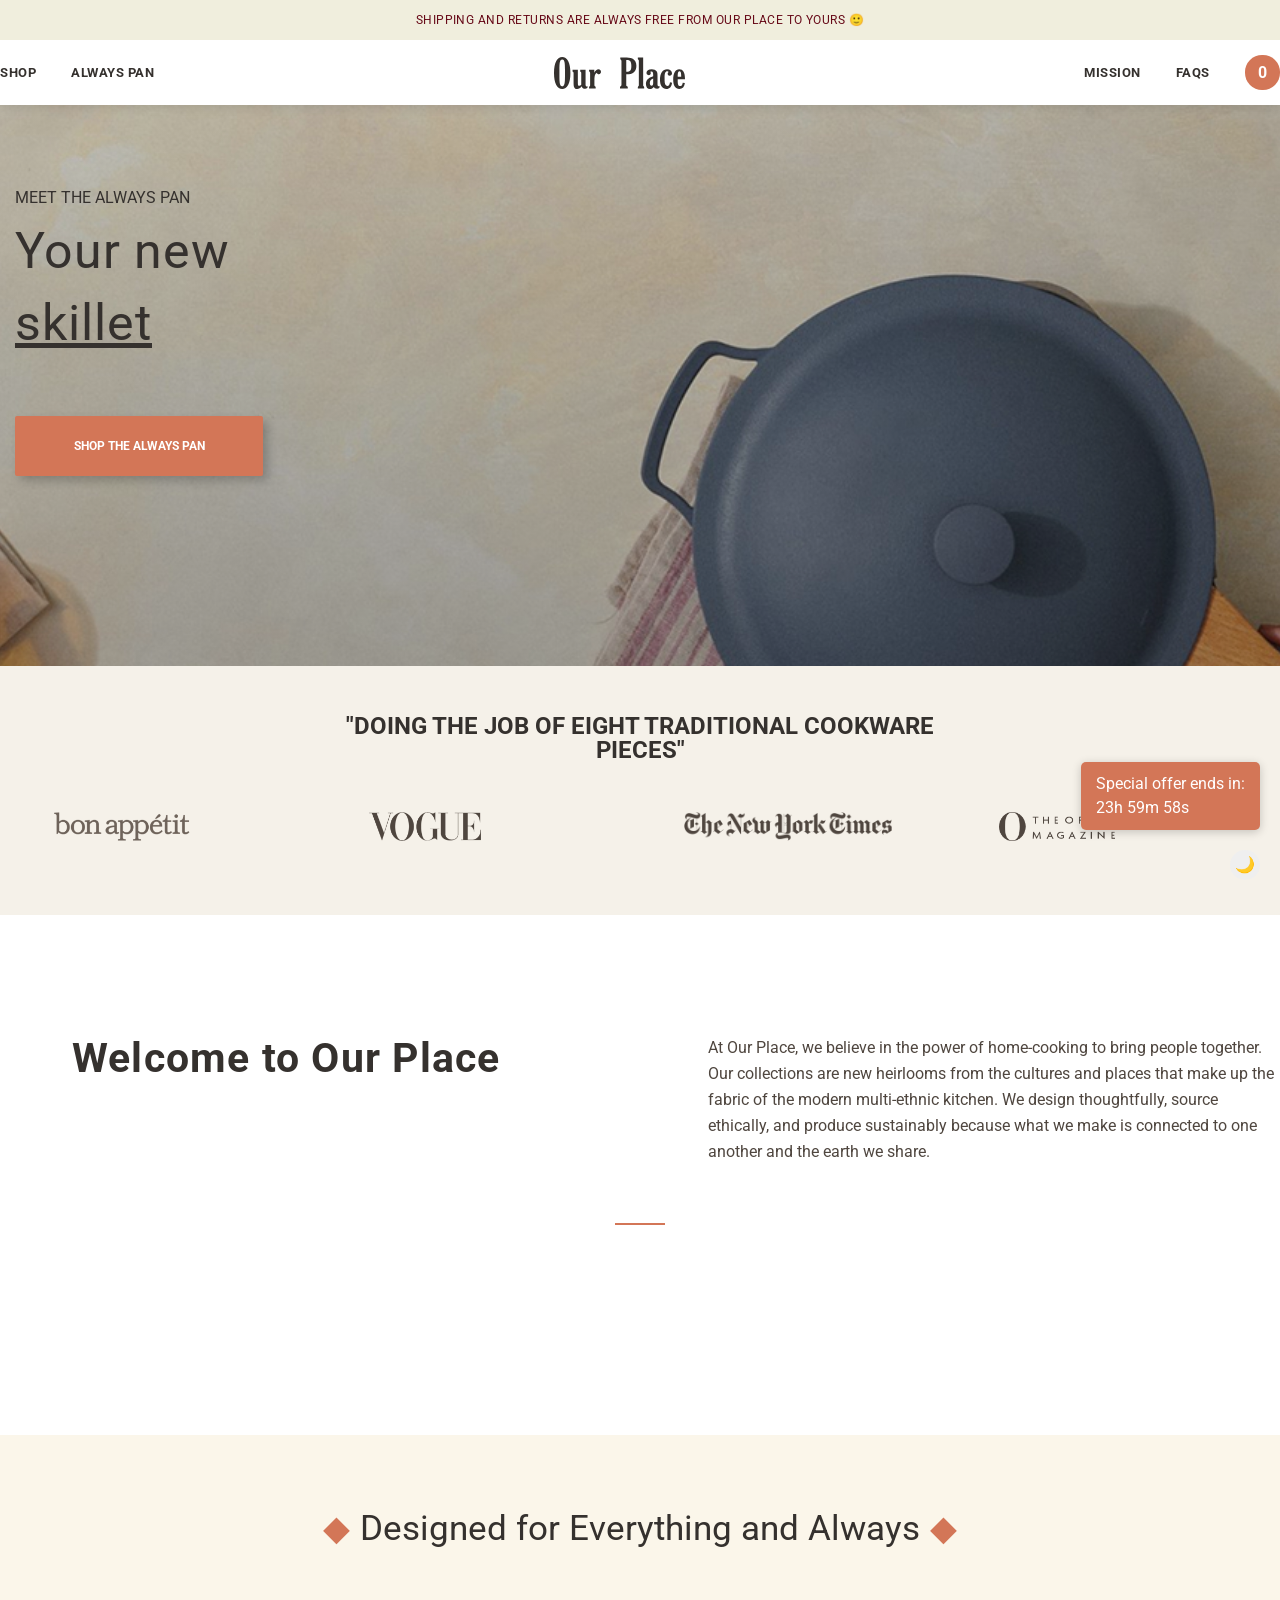
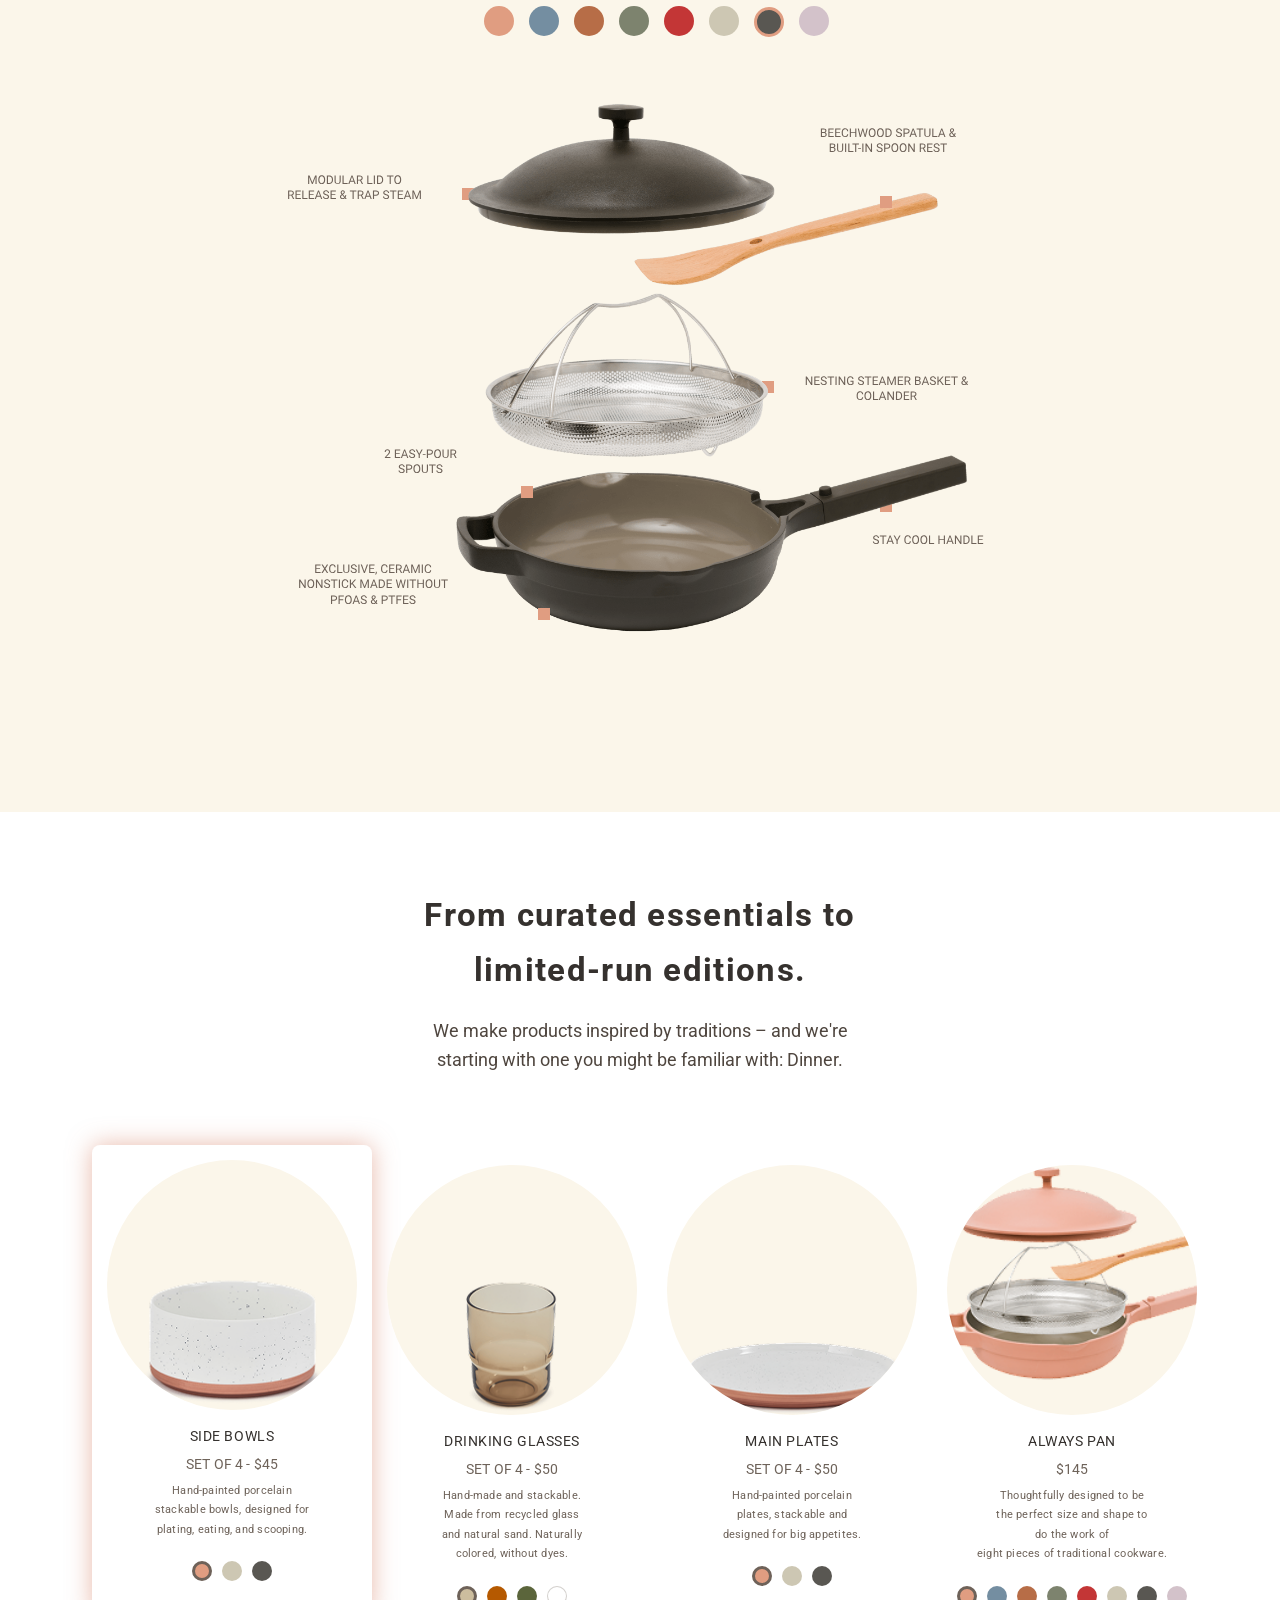
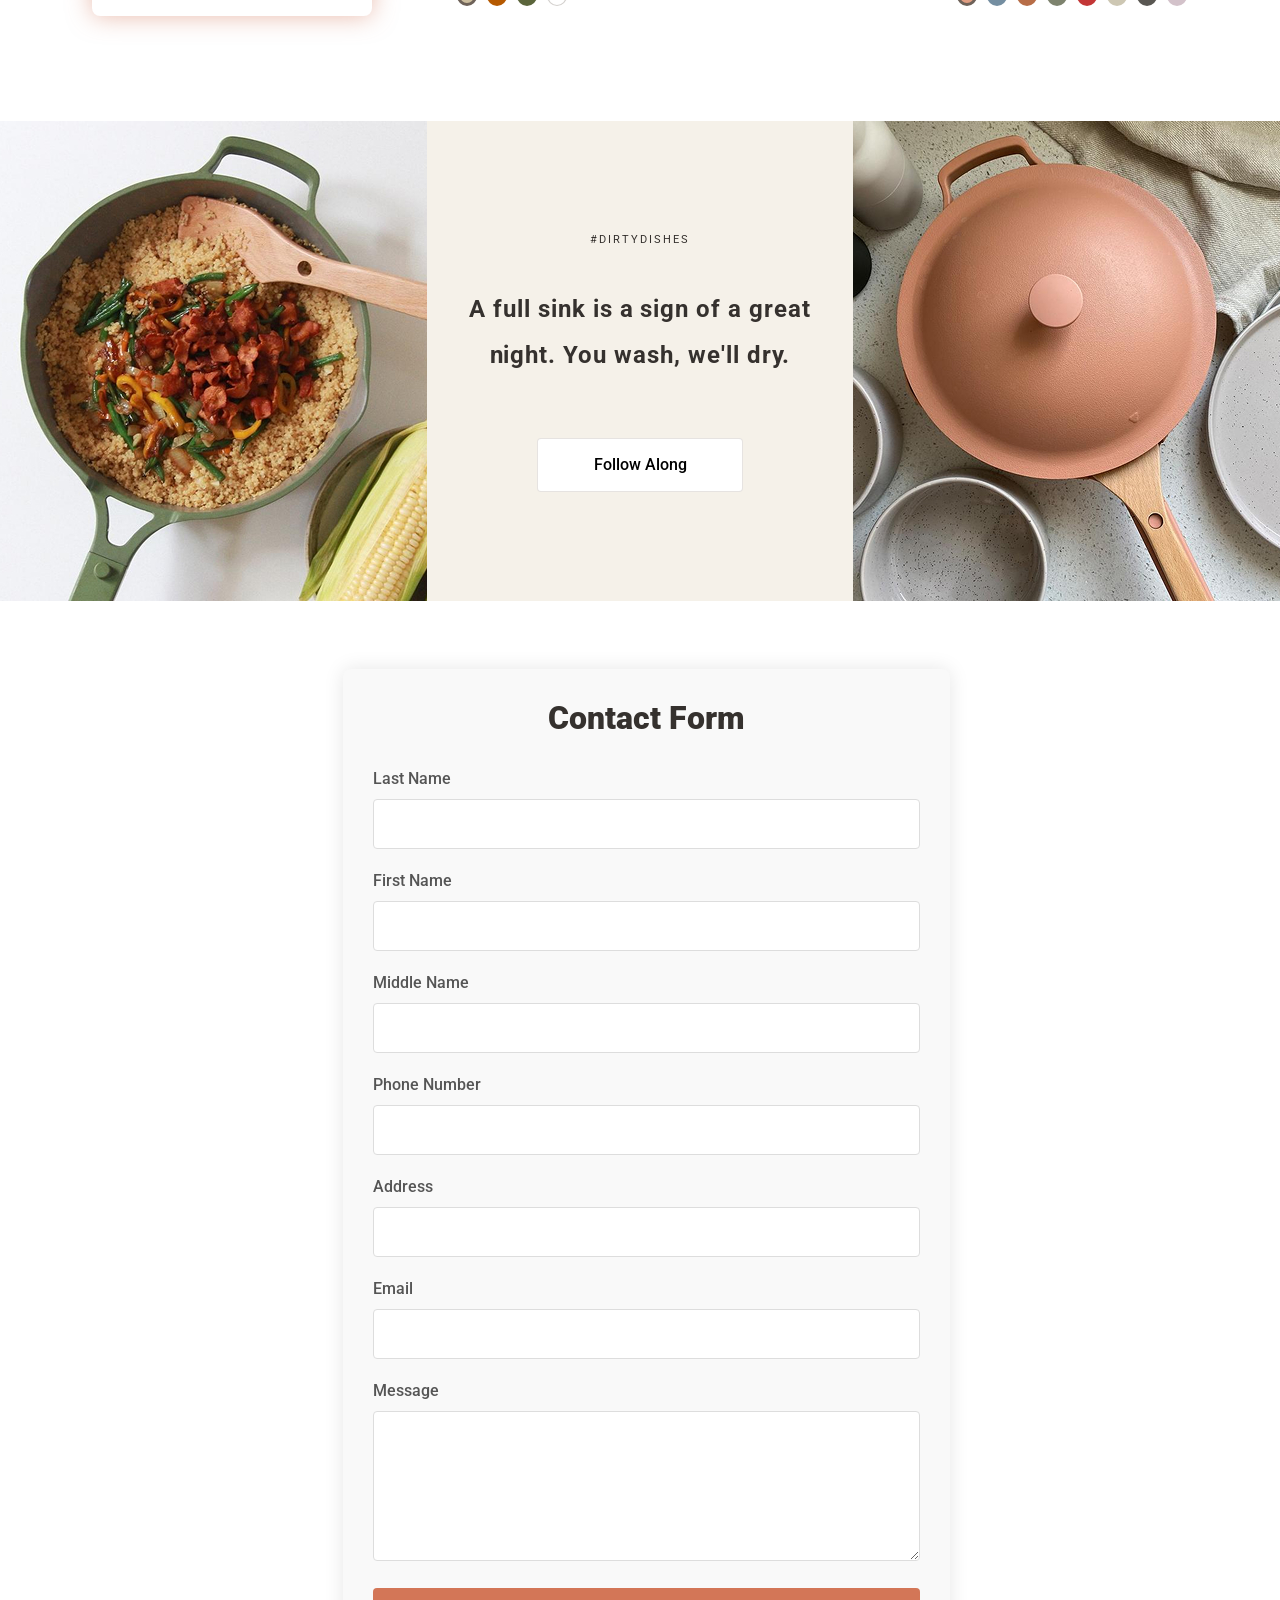
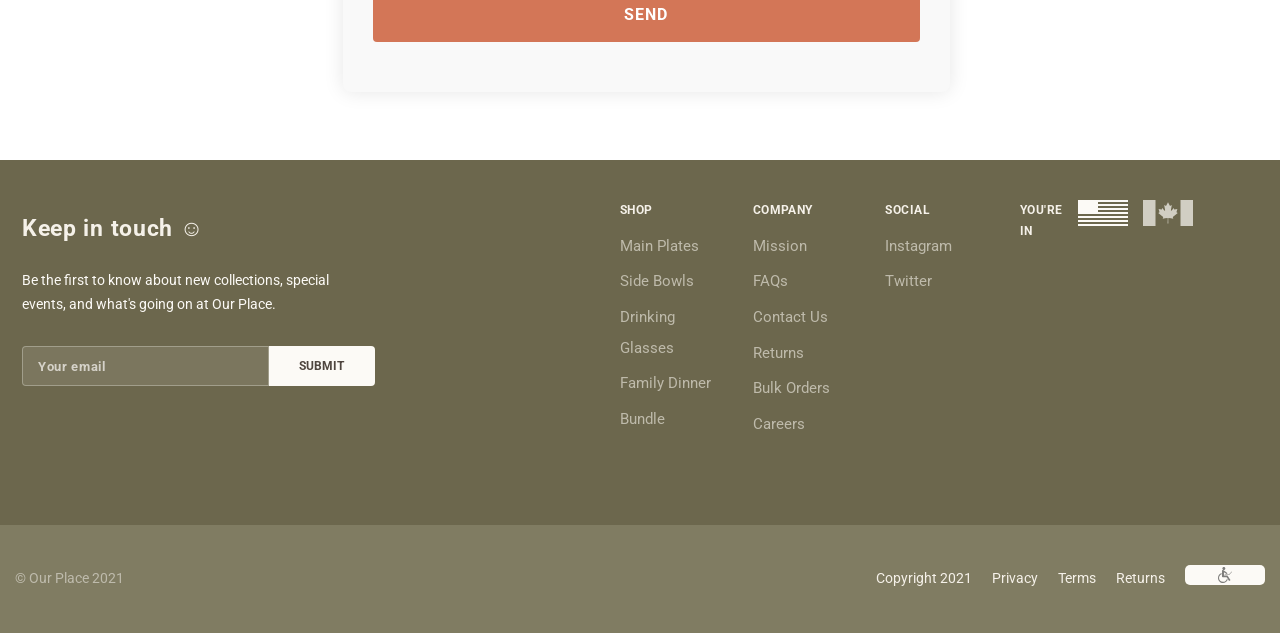
<file: ЛР 17/site.html>
<!DOCTYPE html>
<html lang="en">
<head>
    <meta charset="UTF-8">
    <meta name="viewport" content="width=device-width, initial-scale=1.0">
    <meta name="description" content="Our Place">
    <meta name="keywords" content="cookware, kitchen, pans, bowls, plates">
    <meta name="author" content="Our Place">
    <link href="https://cdn.jsdelivr.net/npm/bootstrap@5.3.6/dist/css/bootstrap.min.css" rel="stylesheet">
    <link href="https://fonts.googleapis.com/css2?family=Roboto:wght@400;500;700&display=swap" rel="stylesheet">
    <link rel="icon" type="image/svg+xml" href="images/logo.svg">
    <link rel="stylesheet" href="css/index.css">
    <title>Our Place</title>
</head>
<body>
<div class="wrapper">
    <header class="header">
      <div class="header_banner">
        <p class="header_banner-title">SHIPPING AND RETURNS ARE ALWAYS FREE FROM OUR PLACE TO YOURS 🙂</p>
      </div>

      <div class="header_body container">
        <button class="burger-btn">
          <span class="burger-line"></span>
          <span class="burger-line"></span>
          <span class="burger-line"></span>
        </button>
        <nav class="header_links">
          <a class="header_link" href="#">SHOP</a>
          <a class="header_link" href="#">Always Pan</a>
        </nav>
        <a class="header_logo-link" href="#">
          <img class="header_logo" src="images/logo.svg" alt="logo" />
        </a>
        <div class="header_group">
          <nav class="header_links">
            <a class="header_link" href="#">Mission</a>
            <a class="header_link" href="#">FAQs</a>
          </nav>
          <button class="header_account-btn" type="button">0</button>
        </div>
    </div>
    </header>

      <section class="header_promotion">
        <div class="container">
          <p class="header_promotion-text">Meet The Always Pan</p>
          <h1 class="header_promotion-title">
            Your new
            <span>skillet</span>
          </h1>
          <button class="header_promotion-btn" type="button">Shop the Always Pan</button>
        </div>
      </section>

      <div class="header_company-fullwidth">
        <section class="header_company container">
          <h2 class="header_company-title">
            "Doing the job of eight traditional cookware
            <br />
            pieces"
          </h2>
          <ul class="header_company-list row">
            <li class="header_company-item col-6 col-md-3">
              <a href="#" class="company_list-link"><img data-src="images/company.svg" alt="Forbes logo" title="Featured in Forbes"></a>
            </li>
            <li class="header_company-item col-6 col-md-3">
              <a href="#" class="company_list-link"><img data-src="images/company1.svg" alt="Good Housekeeping logo" title="Featured in Good Housekeeping"></a>
            </li>
            <li class="header_company-item col-6 col-md-3">
              <a href="#" class="company_list-link"><img data-src="images/company2.svg" alt="Oprah logo" title="Oprah's Favorite"></a>
            </li>
            <li class="header_company-item col-6 col-md-3">
              <a href="#" class="company_list-link"><img data-src="images/company3.svg" alt="Vogue logo" title="Featured in Vogue"></a>
            </li>
          </ul>
        </section>
      </div>

      <section class="header_description container">
        <h2 class="header_description-title">Welcome to Our Place</h2>
        <p class="header_description-text">
          At Our Place, we believe in the power of home-cooking to bring people together. Our collections are new
          heirlooms from the cultures and places that make up the fabric of the modern multi-ethnic kitchen. We design
          thoughtfully, source ethically, and produce sustainably because what we make is connected to one another and
          the earth we share.
        </p>
      </section>

    <main class="main">
      <section class="main_intro">
        <h2 class="main_intro-title">Designed for Everything and Always</h2>
        <ul class="main_list">
          <li class="main_list-item">
            <button class="main_color-btn btn-main" type="button" aria-label="Terracotta color"></button>
          </li>
          <li class="main_list-item">
            <button class="main_color-btn btn-main" type="button" aria-label="Sky color"></button>
          </li>
          <li class="main_list-item">
            <button class="main_color-btn btn-main" type="button" aria-label="Spice color"></button>
          </li>
          <li class="main_list-item">
            <button class="main_color-btn btn-main" type="button" aria-label="Sage color"></button>
          </li>
          <li class="main_list-item">
            <button class="main_color-btn btn-main" type="button" aria-label="Tomato color"></button>
          </li>
          <li class="main_list-item">
            <button class="main_color-btn btn-main" type="button" aria-label="Oat color"></button>
          </li>
          <li class="main_list-item">
            <button class="main_color-btn btn-main" type="button" aria-label="Steel color"></button>
          </li>
          <li class="main_list-item">
            <button class="main_color-btn btn-main" type="button" aria-label="Lilac color"></button>
          </li>
        </ul>
        <div class="main_image"><img src="images/design_pan.svg" alt="Always Pan design" title="Always Pan in multiple colors"></div>
      </section>

      <section class="main_products container">
        <h2 class="main_products-title">
          From curated essentials to
          <br />
          limited-run editions.
        </h2>
        <p class="main_description">
          We make products inspired by traditions – and we're
          <br />
          starting with one you might be familiar with: Dinner.
        </p>
        <div class="row">
          <div class="main_product-list col-12">
            <div class="row">
              <div class="main_product-item col-md-6 col-lg-3">
                <img class="main_product-img" src="images/item1.jpg" alt="Side Bowls" title="Side Bowls Set">
                <h3 class="main_product-title">Side Bowls</h3>
                <p class="main_product-price">SET OF 4 - $45</p>
                <p class="main_product-text">
                  Hand-painted porcelain
                  <br />
                  stackable bowls, designed for
                  <br />
                  plating, eating, and scooping.
                </p>
                <div class="main_product-colors">
                  <button class="main_color-btn-first btn-second-main" aria-label="Terracotta color"></button>
                  <button class="main_color-btn-first btn-second-main" aria-label="Oat color"></button>
                  <button class="main_color-btn-first btn-second-main" aria-label="Steel color"></button>
                </div>
              </div>

              <div class="main_product-item col-md-6 col-lg-3">
                <img class="main_product-img" src="images/item2.jpg" alt="Drinking Glasses" title="Drinking Glasses Set">
                <h3 class="main_product-title">Drinking Glasses</h3>
                <p class="main_product-price">SET OF 4 - $50</p>
                <p class="main_product-text">
                  Hand-made and stackable.
                  <br />
                  Made from recycled glass
                  <br />
                  and natural sand. Naturally
                  <br />
                  colored, without dyes.
                </p>
                <div class="main_product-colors">
                  <button class="main_color-btn-second btn-second-main" aria-label="Sand color"></button>
                  <button class="main_color-btn-second btn-second-main" aria-label="Amber color"></button>
                  <button class="main_color-btn-second btn-second-main" aria-label="Olive color"></button>
                  <button class="main_color-btn-second btn-second-main" aria-label="White color"></button>
                </div>
              </div>

              <div class="main_product-item col-md-6 col-lg-3">
                <img class="main_product-img" src="images/item3.jpg" alt="Main Plates" title="Main Plates Set">
                <h3 class="main_product-title">Main Plates</h3>
                <p class="main_product-price">SET OF 4 - $50</p>
                <p class="main_product-text">
                  Hand-painted porcelain
                  <br />
                  plates, stackable and
                  <br />
                  designed for big appetites.
                </p>
                <div class="main_product-colors">
                  <button class="main_color-btn-third btn-second-main" aria-label="Terracotta color"></button>
                  <button class="main_color-btn-third btn-second-main" aria-label="Oat color"></button>
                  <button class="main_color-btn-third btn-second-main" aria-label="Steel color"></button>
                </div>
              </div>

              <div class="main_product-item col-md-6 col-lg-3">
                <img class="main_product-img" src="images/item4.jpg" alt="Always Pan" title="Always Pan">
                <h3 class="main_product-title">Always Pan</h3>
                <p class="main_product-price">$145</p>
                <p class="main_product-text">
                  Thoughtfully designed to be
                  <br />
                  the perfect size and shape to
                  <br />
                  do the work of
                  <br />
                  eight pieces of traditional cookware.
                </p>
                <div class="main_product-colors">
                  <button class="main_color-btn-fourth btn-second-main" aria-label="Terracotta color"></button>
                  <button class="main_color-btn-fourth btn-second-main" aria-label="Sky color"></button>
                  <button class="main_color-btn-fourth btn-second-main" aria-label="Spice color"></button>
                  <button class="main_color-btn-fourth btn-second-main" aria-label="Sage color"></button>
                  <button class="main_color-btn-fourth btn-second-main" aria-label="Tomato color"></button>
                  <button class="main_color-btn-fourth btn-second-main" aria-label="Oat color"></button>
                  <button class="main_color-btn-fourth btn-second-main" aria-label="Steel color"></button>
                  <button class="main_color-btn-fourth btn-second-main" aria-label="Lilac color"></button>
                </div>
              </div>
            </div>
          </div>
        </div>
      </section>

      <section class="main_campaign row g-0">
        <img class="main_campaign-img col-md-4" src="images/third-item1.jpg" alt="Dirty dishes after cooking" title="Cooking with Our Place">
        <div class="main_campaign-content col-md-4">
          <p class="main_campaign-hashtag">#DirtyDishes</p>
          <h3 class="main_campaign-title">A full sink is a sign of a great night. You wash, we'll dry.</h3>
          <div class="main_wrapper-btn"><button class="main_campaign-btn" type="button">Follow Along</button></div>
        </div>
        <img class="main_campaign-img col-md-4" src="images/third-item2.jpg" alt="Clean dishes after washing" title="Clean Our Place products">
      </section>

      <section class="container mt-5 mb-5">
        <div class="row justify-content-center">
          <div class="col-md-8 col-lg-6">
            <div class="form">
              <h2 class="form_title"><b>Contact Form</b></h2>
              <form action="#" method="post">
                <div class="form_group">
                  <label class="form_label" for="lastname">Last Name</label>
                  <input class="form_input" type="text" id="lastname" name="lastname" required>
                </div>
                <div class="form_group">
                  <label class="form_label" for="firstname">First Name</label>
                  <input class="form_input" type="text" id="firstname" name="firstname" required>
                </div>
                <div class="form_group">
                  <label class="form_label" for="middlename">Middle Name</label>
                  <input class="form_input" type="text" id="middlename" name="middlename">
                </div>
                <div class="form_group">
                  <label class="form_label" for="phone">Phone Number</label>
                  <input class="form_input" type="tel" id="phone" name="phone" required>
                </div>
                <div class="form_group">
                  <label class="form_label" for="address">Address</label>
                  <input class="form_input" type="text" id="address" name="address">
                </div>
                <div class="form_group">
                  <label class="form_label" for="email">Email</label>
                  <input class="form_input" type="email" id="email" name="email" required>
                </div>
                <div class="form_group">
                  <label class="form_label" for="message">Message</label>
                  <textarea class="form_textarea" id="message" name="message"></textarea>
                </div>
                <div class="form_group">
                  <button class="form_button" type="submit">Send</button>
                </div>
              </form>
            </div>
          </div>
        </div>
      </section>
    </main>

    <footer class="footer">
      <div class="footer_top container">
        <div class="row align-items-center">
        <div class="footer_subscribe col-md-4">
          <h2 class="footer_subscribe-title">Keep in touch ☺</h2>
          <p class="footer_text">
            Be the first to know about new collections, special events, and what's going on at Our Place.
          </p>
          <div class="footer_email">
            <input class="footer_input" type="text" placeholder="Your email" />
            <button class="footer_button" type="button">Submit</button>
          </div>
        </div>
        <div class="footer_links col-md-8">
          <div class="row">
            <div class="footer_group col-6 col-md-3">
              <h3 class="footer_group-title">Shop</h3>
              <ul class="footer_list">
                <li class="footer_list-item"><a href="#">Main Plates</a></li>
                <li class="footer_list-item"><a href="#">Side Bowls</a></li>
                <li class="footer_list-item"><a href="#">Drinking Glasses</a></li>
                <li class="footer_list-item"><a href="#">Family Dinner</a></li>
                <li class="footer_list-item"><a href="#">Bundle</a></li>
              </ul>
            </div>
            <div class="footer_group col-6 col-md-3">
              <h3 class="footer_group-title">Company</h3>
              <ul class="footer_list">
                <li class="footer_list-item"><a href="#">Mission</a></li>
                <li class="footer_list-item"><a href="#">FAQs</a></li>
                <li class="footer_list-item"><a href="#">Contact Us</a></li>
                <li class="footer_list-item"><a href="#">Returns</a></li>
                <li class="footer_list-item"><a href="#">Bulk Orders</a></li>
                <li class="footer_list-item"><a href="#">Careers</a></li>
              </ul>
            </div>
            <div class="footer_group col-6 col-md-3">
              <h3 class="footer_group-title">Social</h3>
              <ul class="footer_list">
                <li class="footer_list-item"><a href="https://instagram.com">Instagram</a></li>
                <li class="footer_list-item"><a href="https://twitter.com">Twitter</a></li>
              </ul>
            </div>
            <div class="footer_flags col-6 col-md-3">
              <h3 class="footer_group-title">You're In</h3>
              <div class="footer_flags">
              <a href="#" class="footer_flag-link">
                <img class="footer_flags-icon" src="images/footer_item.svg" alt="USA flag" title="United States">
              </a>
              <a href="#" class="footer_flog-link">
                <img class="footer_flags-icon" src="images/footer_item2.svg" alt="UK flag" title="United Kingdom">
              </a>
            </div>
          </div>
          </div>
          </div>
        </div>
      </div>

      <div class="footer_bottom">
        <div class="container">
          <div class="footer_bottom-body">
            <p class="footer_copyright-text">© Our Place 2021</p>
            <nav class="footer_nav">
              <a class="footer_nav-link" href="#">Copyright 2021</a>
              <a class="footer_nav-link" href="#">Privacy</a>
              <a class="footer_nav-link" href="#">Terms</a>
              <a class="footer_nav-link" href="#">Returns</a>
              <button class="footer_nav-button" type="button">
                <img src="images/footer_item3.svg" alt="Accessibility" title="Accessibility Options">
              </button>
            </nav>
          </div>
        </div>
      </div>
    </footer>
  </div>
  
  <script src="https://cdn.jsdelivr.net/npm/bootstrap@5.3.6/dist/js/bootstrap.bundle.min.js"></script>
  <script src="js/js.js"></script>
</body>
</html>
</file>
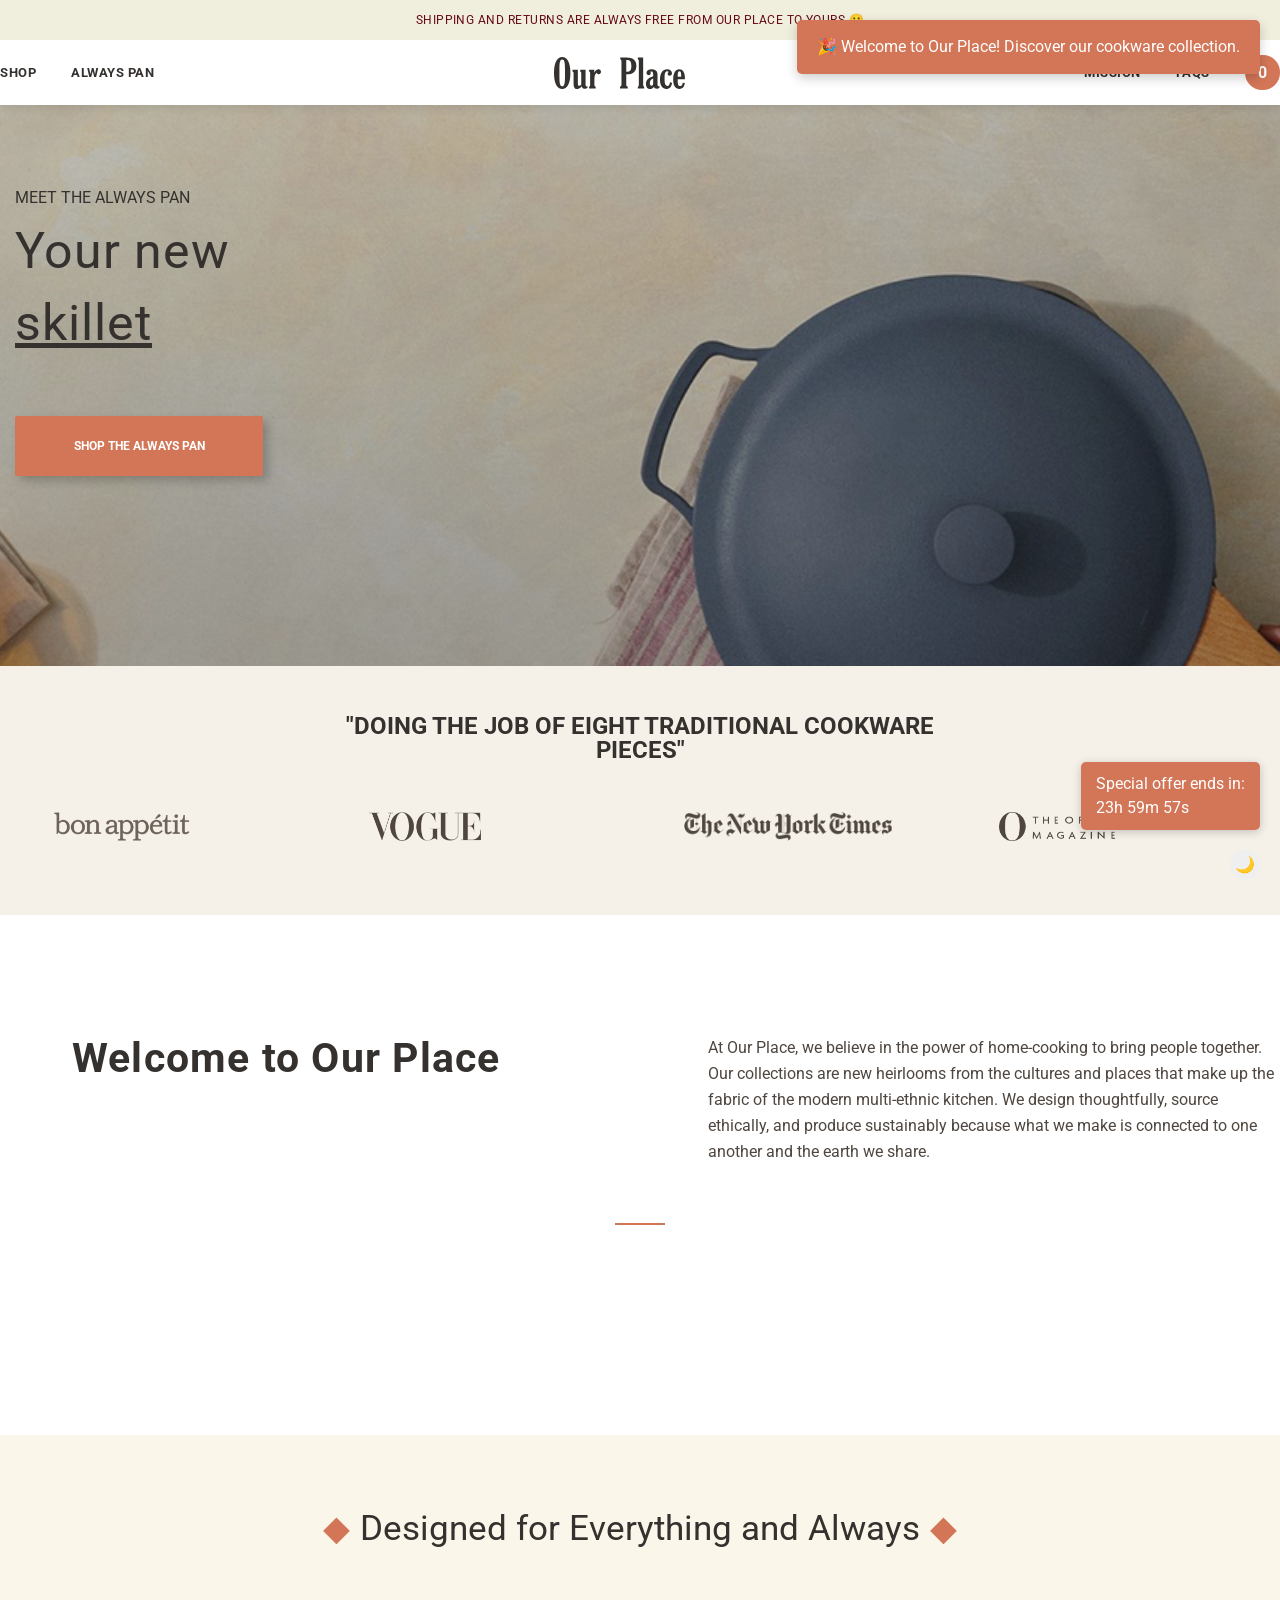
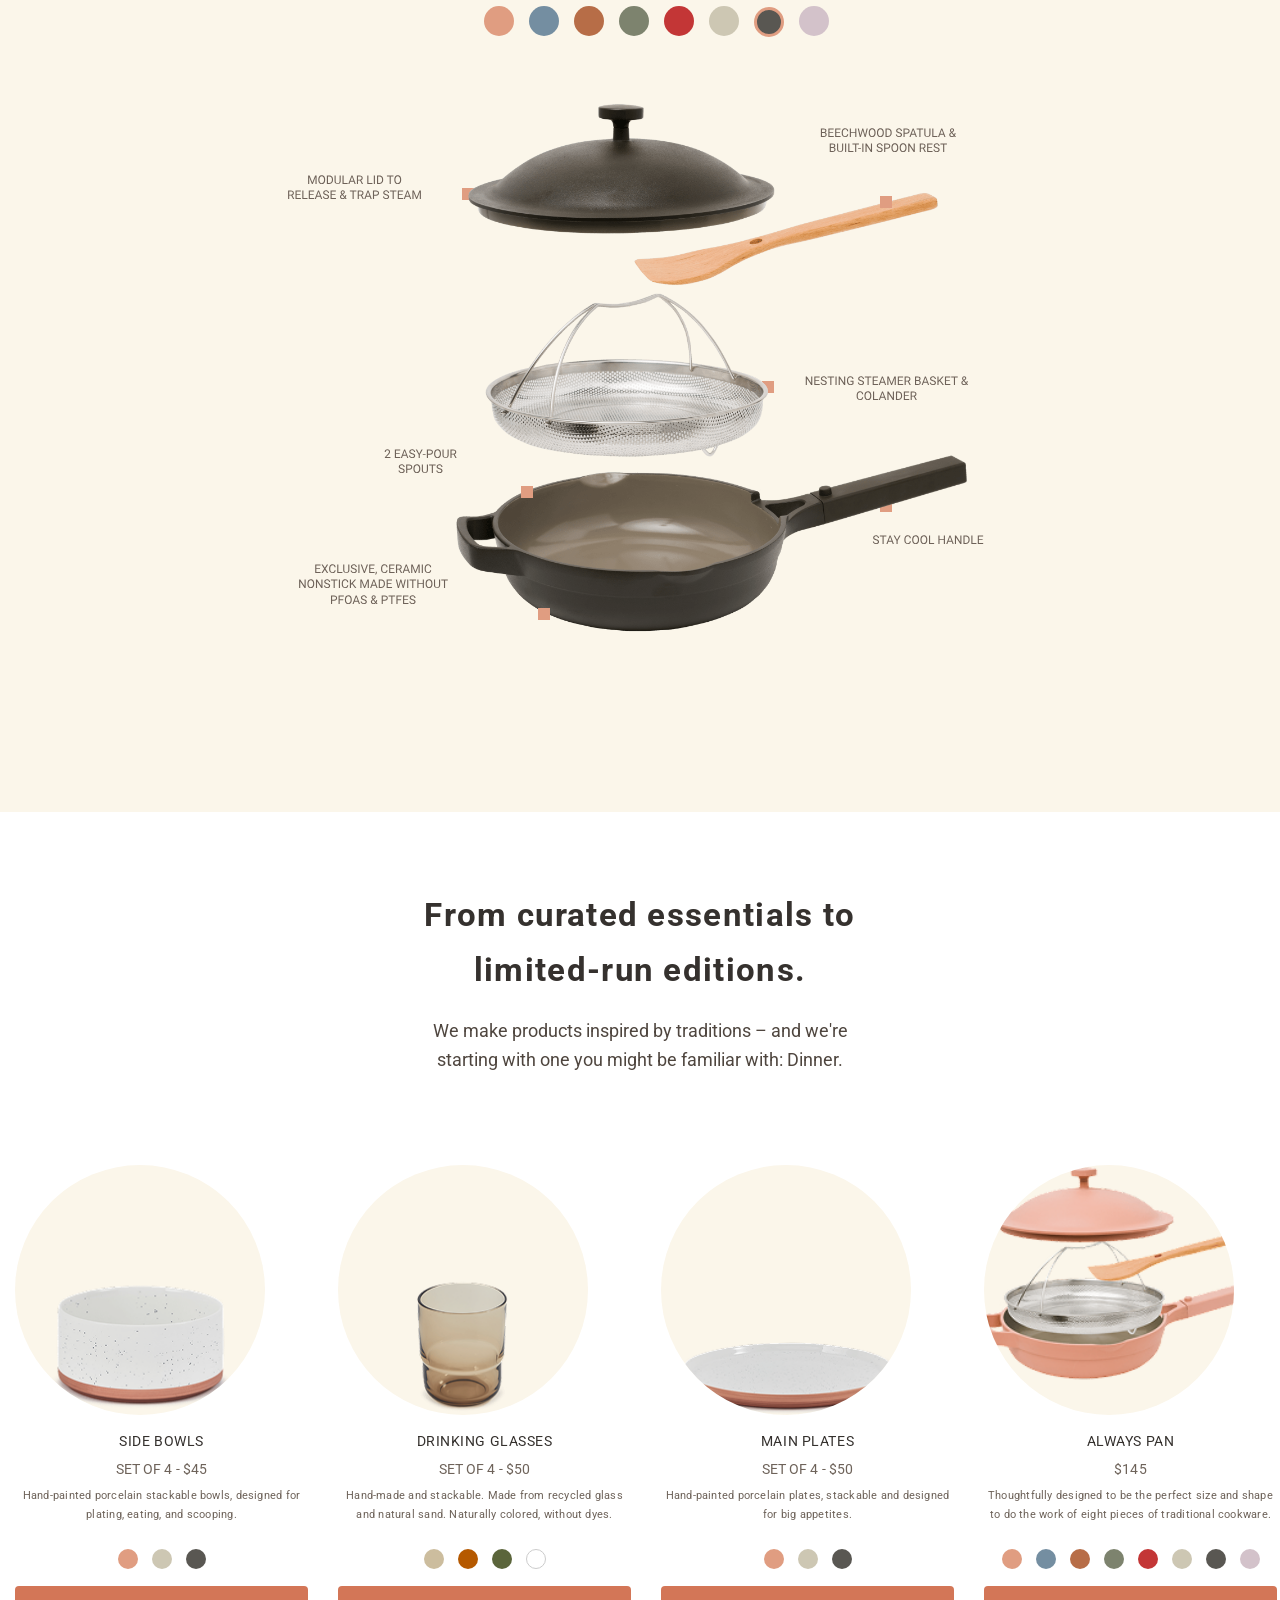
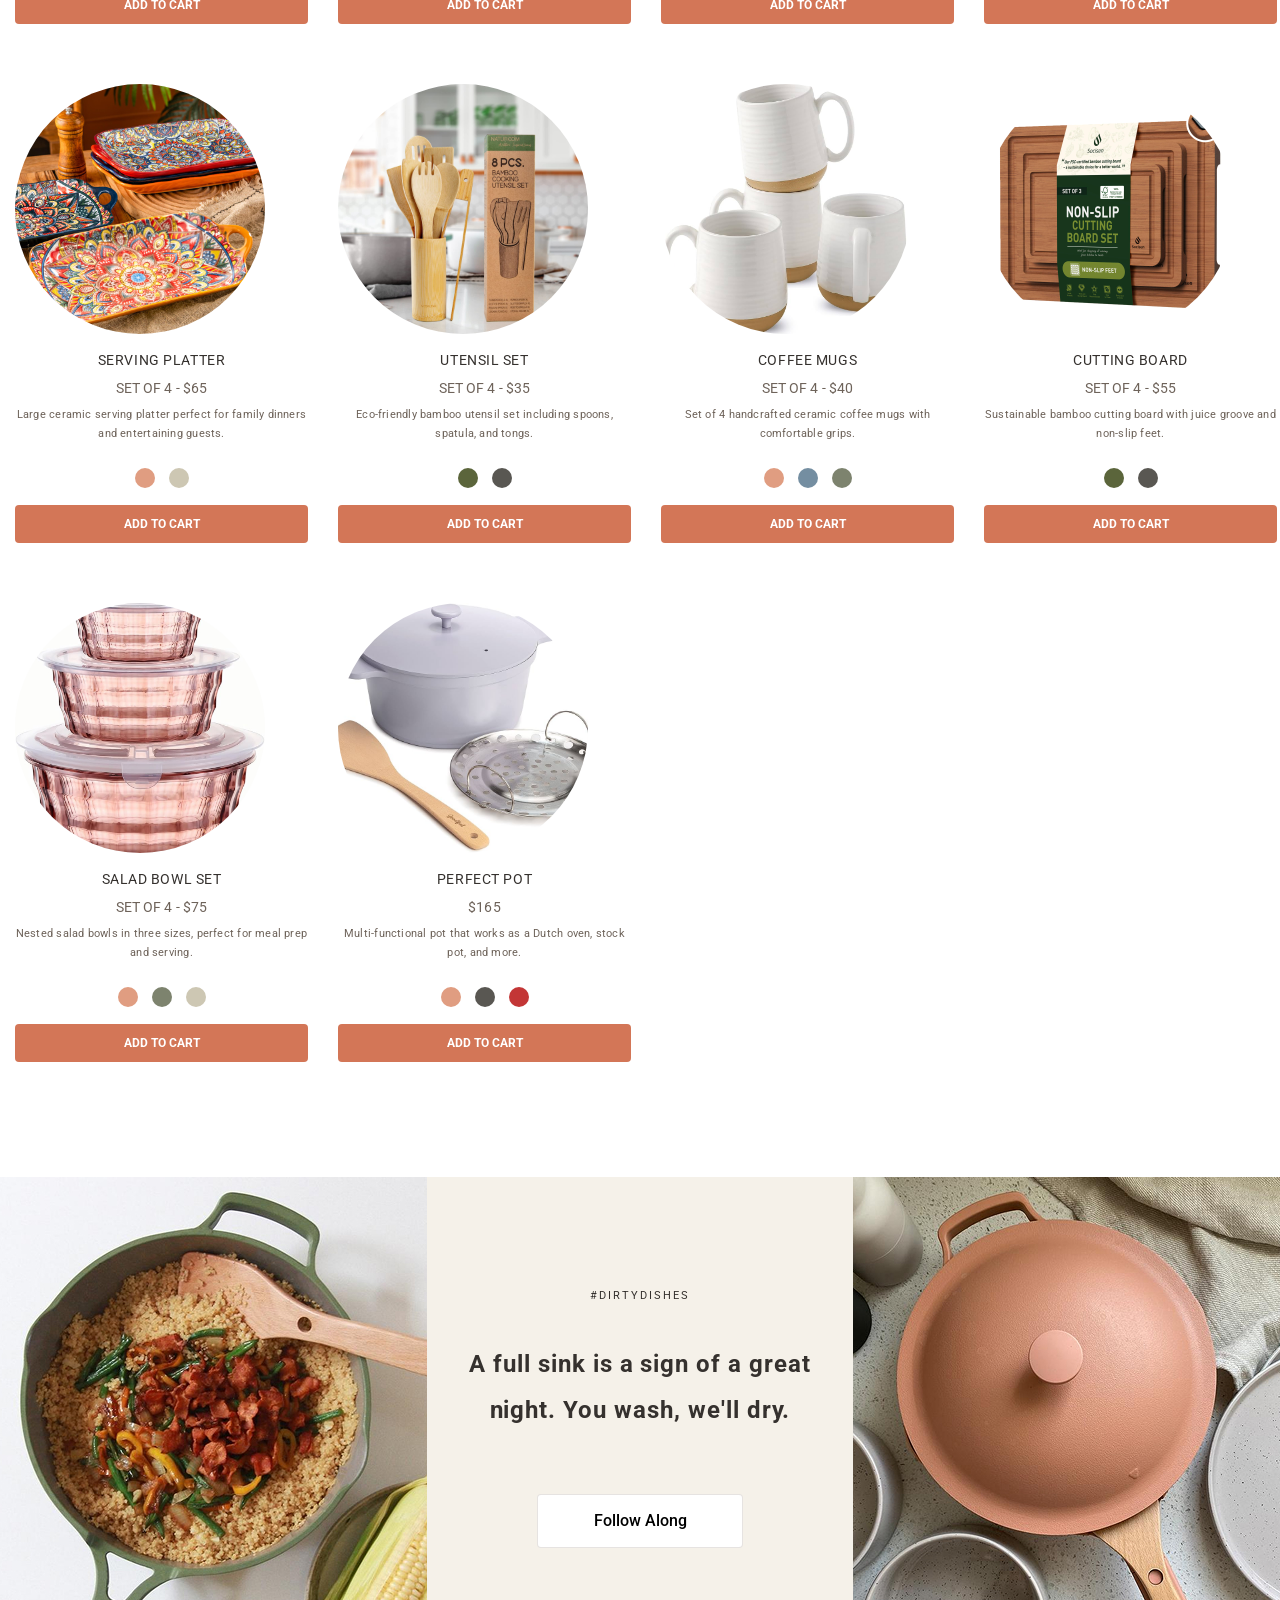
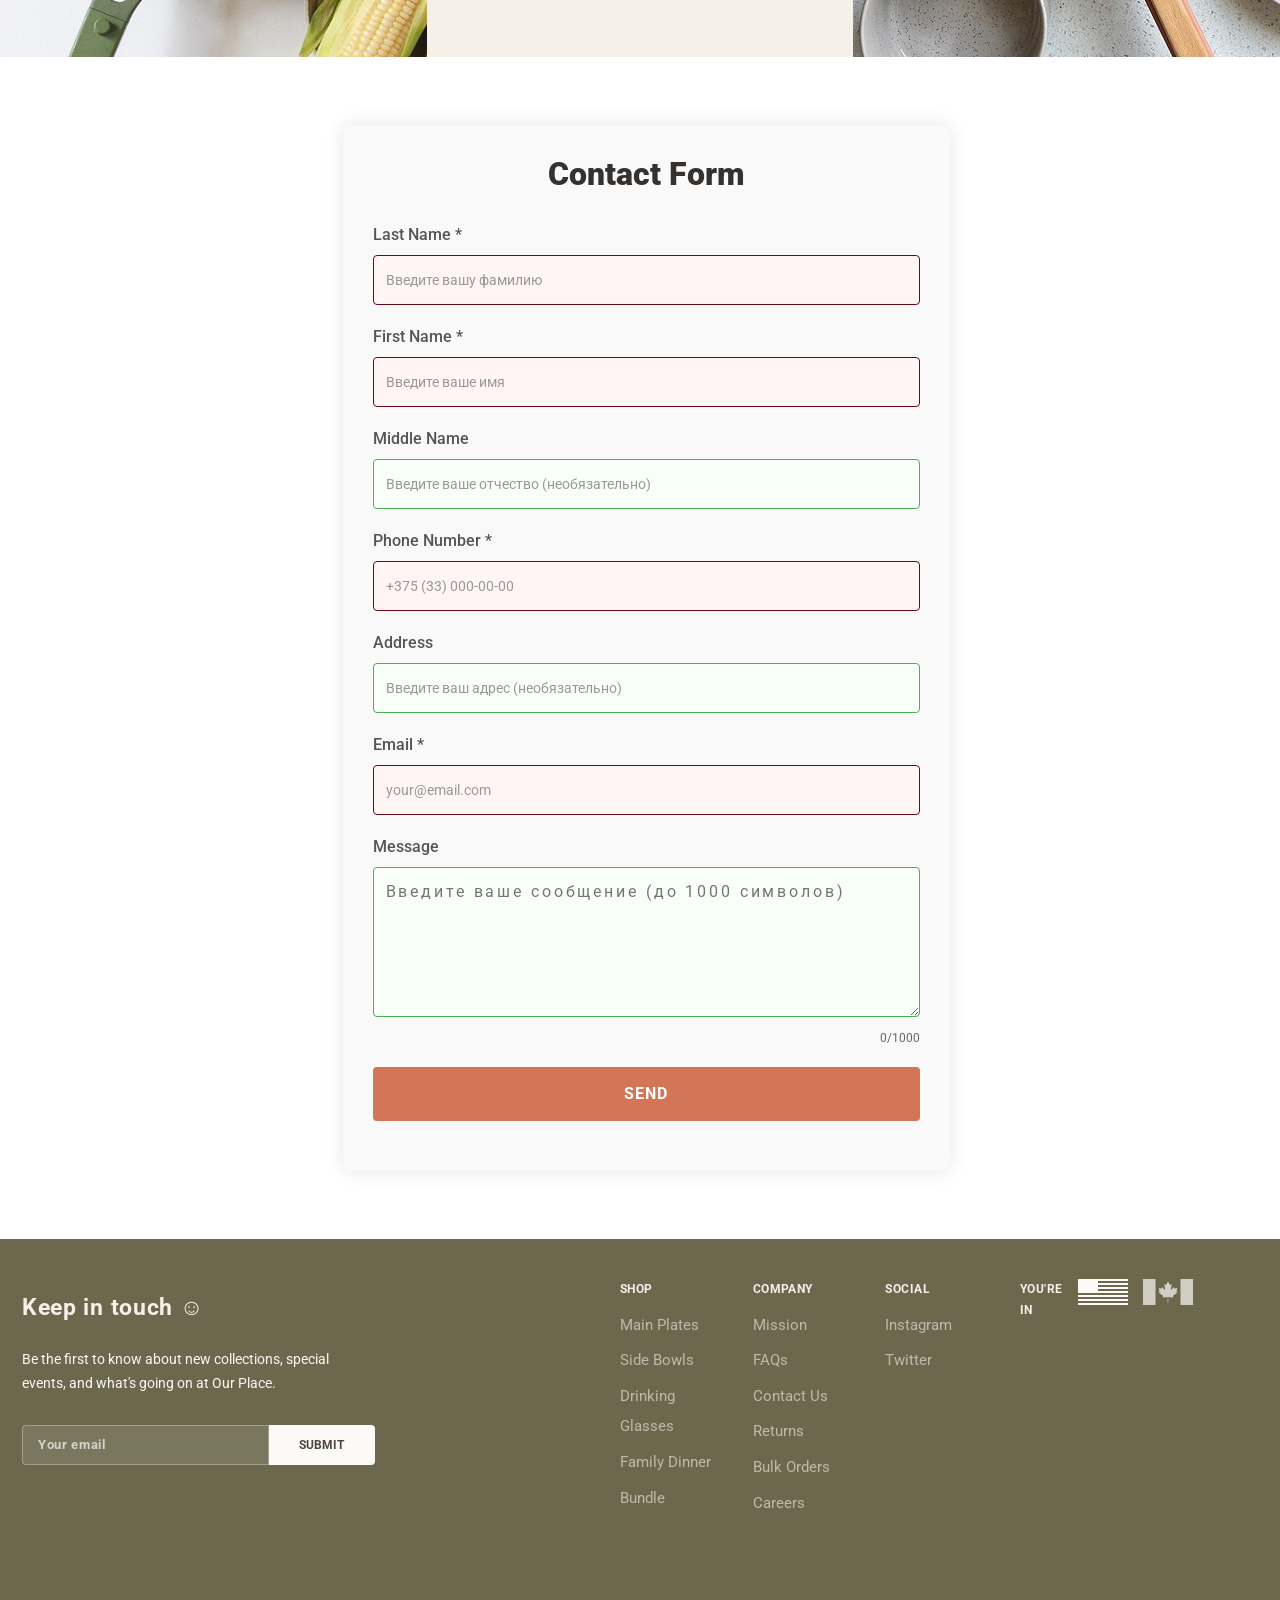
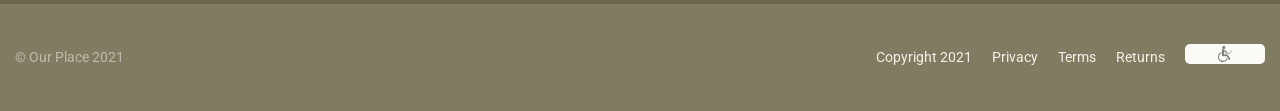
<file: ЛР 19-20 (ИДЗ)/site.html>
<!DOCTYPE html>
<html lang="en">
<head>
    <meta charset="UTF-8">
    <meta name="viewport" content="width=device-width, initial-scale=1.0">
    <meta name="description" content="Our Place">
    <meta name="keywords" content="cookware, kitchen, pans, bowls, plates">
    <meta name="author" content="Our Place">
    <link href="https://cdn.jsdelivr.net/npm/bootstrap@5.3.6/dist/css/bootstrap.min.css" rel="stylesheet">
    <link href="https://fonts.googleapis.com/css2?family=Roboto:wght@400;500;700&display=swap" rel="stylesheet">
    <link rel="icon" type="image/svg+xml" href="images/logo.svg">
    <link rel="stylesheet" href="css/index.css">
    <title>Our Place</title>
</head>
<body>
<div class="wrapper">
    <header class="header">
      <div class="header_banner">
        <p class="header_banner-title">SHIPPING AND RETURNS ARE ALWAYS FREE FROM OUR PLACE TO YOURS 🙂</p>
      </div>

      <div class="header_body container">
        <button class="burger-btn">
          <span class="burger-line"></span>
          <span class="burger-line"></span>
          <span class="burger-line"></span>
        </button>
        <nav class="header_links">
          <a class="header_link" href="#">SHOP</a>
          <a class="header_link" href="#">Always Pan</a>
        </nav>
        <a class="header_logo-link" href="#">
          <img class="header_logo" src="images/logo.svg" alt="logo" />
        </a>
        <div class="header_group">
          <nav class="header_links">
            <a class="header_link" href="#">Mission</a>
            <a class="header_link" href="#">FAQs</a>
          </nav>
          <button class="header_account-btn" type="button">0</button>
        </div>
    </div>
    </header>

      <section class="header_promotion">
        <div class="container">
          <p class="header_promotion-text">Meet The Always Pan</p>
          <h1 class="header_promotion-title">
            Your new
            <span>skillet</span>
          </h1>
          <button class="header_promotion-btn" type="button">Shop the Always Pan</button>
        </div>
      </section>

      <div class="header_company-fullwidth">
        <section class="header_company container">
          <h2 class="header_company-title">
            "Doing the job of eight traditional cookware
            <br />
            pieces"
          </h2>
          <ul class="header_company-list row">
            <li class="header_company-item col-6 col-md-3">
              <a href="#" class="company_list-link"><img data-src="images/company.svg" alt="Forbes logo" title="Featured in Forbes"></a>
            </li>
            <li class="header_company-item col-6 col-md-3">
              <a href="#" class="company_list-link"><img data-src="images/company1.svg" alt="Good Housekeeping logo" title="Featured in Good Housekeeping"></a>
            </li>
            <li class="header_company-item col-6 col-md-3">
              <a href="#" class="company_list-link"><img data-src="images/company2.svg" alt="Oprah logo" title="Oprah's Favorite"></a>
            </li>
            <li class="header_company-item col-6 col-md-3">
              <a href="#" class="company_list-link"><img data-src="images/company3.svg" alt="Vogue logo" title="Featured in Vogue"></a>
            </li>
          </ul>
        </section>
      </div>

      <section class="header_description container">
        <h2 class="header_description-title">Welcome to Our Place</h2>
        <p class="header_description-text">
          At Our Place, we believe in the power of home-cooking to bring people together. Our collections are new
          heirlooms from the cultures and places that make up the fabric of the modern multi-ethnic kitchen. We design
          thoughtfully, source ethically, and produce sustainably because what we make is connected to one another and
          the earth we share.
        </p>
      </section>

    <main class="main">
      <section class="main_intro">
        <h2 class="main_intro-title">Designed for Everything and Always</h2>
        <ul class="main_list">
          <li class="main_list-item">
            <button class="main_color-btn btn-main" type="button" aria-label="Terracotta color"></button>
          </li>
          <li class="main_list-item">
            <button class="main_color-btn btn-main" type="button" aria-label="Sky color"></button>
          </li>
          <li class="main_list-item">
            <button class="main_color-btn btn-main" type="button" aria-label="Spice color"></button>
          </li>
          <li class="main_list-item">
            <button class="main_color-btn btn-main" type="button" aria-label="Sage color"></button>
          </li>
          <li class="main_list-item">
            <button class="main_color-btn btn-main" type="button" aria-label="Tomato color"></button>
          </li>
          <li class="main_list-item">
            <button class="main_color-btn btn-main" type="button" aria-label="Oat color"></button>
          </li>
          <li class="main_list-item">
            <button class="main_color-btn btn-main" type="button" aria-label="Steel color"></button>
          </li>
          <li class="main_list-item">
            <button class="main_color-btn btn-main" type="button" aria-label="Lilac color"></button>
          </li>
        </ul>
        <div class="main_image"><img src="images/design_pan.svg" alt="Always Pan design" title="Always Pan in multiple colors"></div>
      </section>

<section class="main_products container">
    <h2 class="main_products-title">
        From curated essentials to
        <br />
        limited-run editions.
    </h2>
    <p class="main_description">
        We make products inspired by traditions – and we're
        <br />
        starting with one you might be familiar with: Dinner.
    </p>
    
    <!-- Контейнер для динамически загружаемых товаров -->
    <div class="main_product-list" id="products-container">
        <!-- Товары будут загружаться сюда через JavaScript -->
        <div class="static-products">
            <div class="row">
                <!-- Статические товары остаются как резервный вариант -->
                <div class="main_product-item col-md-6 col-lg-3">
                    <img class="main_product-img" src="images/item1.jpg" alt="Side Bowls" title="Side Bowls Set">
                    <h3 class="main_product-title">Side Bowls</h3>
                    <p class="main_product-price">SET OF 4 - $45</p>
                    <p class="main_product-text">
                        Hand-painted porcelain stackable bowls, designed for plating, eating, and scooping.
                    </p>
                    <div class="main_product-colors">
                        <button class="btn-second-main" style="background-color: #e09d81; border: 3px solid #6e6259;" aria-label="Terracotta color"></button>
                        <button class="btn-second-main" style="background-color: #cdc7b3;" aria-label="Oat color"></button>
                        <button class="btn-second-main" style="background-color: #595752;" aria-label="Steel color"></button>
                    </div>
                    <button class="add-to-cart-btn" data-id="1">Add to Cart</button>
                </div>

                <div class="main_product-item col-md-6 col-lg-3">
                    <img class="main_product-img" src="images/item2.jpg" alt="Drinking Glasses" title="Drinking Glasses Set">
                    <h3 class="main_product-title">Drinking Glasses</h3>
                    <p class="main_product-price">SET OF 4 - $50</p>
                    <p class="main_product-text">
                        Hand-made and stackable. Made from recycled glass and natural sand. Naturally colored, without dyes.
                    </p>
                    <div class="main_product-colors">
                        <button class="btn-second-main" style="background-color: #ccbd9e; border: 3px solid #6e6259;" aria-label="Sand color"></button>
                        <button class="btn-second-main" style="background-color: #b55900;" aria-label="Amber color"></button>
                        <button class="btn-second-main" style="background-color: #5b653b;" aria-label="Olive color"></button>
                        <button class="btn-second-main" style="background-color: #ffffff; border: 1px solid #ccc;" aria-label="White color"></button>
                    </div>
                    <button class="add-to-cart-btn" data-id="2">Add to Cart</button>
                </div>

                <div class="main_product-item col-md-6 col-lg-3">
                    <img class="main_product-img" src="images/item3.jpg" alt="Main Plates" title="Main Plates Set">
                    <h3 class="main_product-title">Main Plates</h3>
                    <p class="main_product-price">SET OF 4 - $50</p>
                    <p class="main_product-text">
                        Hand-painted porcelain plates, stackable and designed for big appetites.
                    </p>
                    <div class="main_product-colors">
                        <button class="btn-second-main" style="background-color: #e09d81; border: 3px solid #6e6259;" aria-label="Terracotta color"></button>
                        <button class="btn-second-main" style="background-color: #cdc7b3;" aria-label="Oat color"></button>
                        <button class="btn-second-main" style="background-color: #595752;" aria-label="Steel color"></button>
                    </div>
                    <button class="add-to-cart-btn" data-id="3">Add to Cart</button>
                </div>

                <div class="main_product-item col-md-6 col-lg-3">
                    <img class="main_product-img" src="images/item4.jpg" alt="Always Pan" title="Always Pan">
                    <h3 class="main_product-title">Always Pan</h3>
                    <p class="main_product-price">$145</p>
                    <p class="main_product-text">
                        Thoughtfully designed to be the perfect size and shape to do the work of eight pieces of traditional cookware.
                    </p>
                    <div class="main_product-colors">
                        <button class="btn-second-main" style="background-color: #e09d81; border: 3px solid #6e6259;" aria-label="Terracotta color"></button>
                        <button class="btn-second-main" style="background-color: #748ea1;" aria-label="Sky color"></button>
                        <button class="btn-second-main" style="background-color: #b76d47;" aria-label="Spice color"></button>
                        <button class="btn-second-main" style="background-color: #7d836e;" aria-label="Sage color"></button>
                        <button class="btn-second-main" style="background-color: #c33636;" aria-label="Tomato color"></button>
                        <button class="btn-second-main" style="background-color: #cdc7b3;" aria-label="Oat color"></button>
                        <button class="btn-second-main" style="background-color: #595752;" aria-label="Steel color"></button>
                        <button class="btn-second-main" style="background-color: #d3c2ca;" aria-label="Lilac color"></button>
                    </div>
                    <button class="add-to-cart-btn" data-id="4">Add to Cart</button>
                </div>
            </div>
        </div>
    </div>
</section>

      <section class="main_campaign row g-0">
        <img class="main_campaign-img col-md-4" src="images/third-item1.jpg" alt="Dirty dishes after cooking" title="Cooking with Our Place">
        <div class="main_campaign-content col-md-4">
          <p class="main_campaign-hashtag">#DirtyDishes</p>
          <h3 class="main_campaign-title">A full sink is a sign of a great night. You wash, we'll dry.</h3>
          <div class="main_wrapper-btn"><button class="main_campaign-btn" type="button">Follow Along</button></div>
        </div>
        <img class="main_campaign-img col-md-4" src="images/third-item2.jpg" alt="Clean dishes after washing" title="Clean Our Place products">
      </section>

      <section class="container mt-5 mb-5">
        <div class="row justify-content-center">
          <div class="col-md-8 col-lg-6">
            <div class="form">
              <h2 class="form_title"><b>Contact Form</b></h2>
              <form action="#" method="post">
                <div class="form_group">
                  <label class="form_label" for="lastname">Last Name *</label>
                  <input class="form_input" type="text" id="lastname" name="lastname" 
                        required maxlength="50" placeholder="Введите вашу фамилию">
              </div>
              <div class="form_group">
                  <label class="form_label" for="firstname">First Name *</label>
                  <input class="form_input" type="text" id="firstname" name="firstname" 
                        required maxlength="50" placeholder="Введите ваше имя">
              </div>
              <div class="form_group">
                  <label class="form_label" for="middlename">Middle Name</label>
                  <input class="form_input" type="text" id="middlename" name="middlename" 
                        maxlength="50" placeholder="Введите ваше отчество (необязательно)">
              </div>
              <div class="form_group">
                  <label class="form_label" for="phone">Phone Number *</label>
                  <input class="form_input" type="tel" id="phone" name="phone" 
                        required placeholder="+375 (33) 000-00-00">
              </div>
              <div class="form_group">
                  <label class="form_label" for="address">Address</label>
                  <input class="form_input" type="text" id="address" name="address" 
                        maxlength="200" placeholder="Введите ваш адрес (необязательно)">
              </div>
              <div class="form_group">
                  <label class="form_label" for="email">Email *</label>
                  <input class="form_input" type="email" id="email" name="email" 
                        required placeholder="your@email.com">
              </div>
              <div class="form_group">
                  <label class="form_label" for="message">Message</label>
                  <textarea class="form_textarea" id="message" name="message" 
                            maxlength="1000" placeholder="Введите ваше сообщение (до 1000 символов)"></textarea>
                  <div class="char-counter">0/1000</div>
              </div>
                <div class="form_group">
                  <button class="form_button" type="submit">Send</button>
                </div>
              </form>
            </div>
          </div>
        </div>
      </section>
    </main>

    <footer class="footer">
      <div class="footer_top container">
        <div class="row align-items-center">
        <div class="footer_subscribe col-md-4">
          <h2 class="footer_subscribe-title">Keep in touch ☺</h2>
          <p class="footer_text">
            Be the first to know about new collections, special events, and what's going on at Our Place.
          </p>
          <div class="footer_email">
            <input class="footer_input" type="text" placeholder="Your email" />
            <button class="footer_button" type="button">Submit</button>
          </div>
        </div>
        <div class="footer_links col-md-8">
          <div class="row">
            <div class="footer_group col-6 col-md-3">
              <h3 class="footer_group-title">Shop</h3>
              <ul class="footer_list">
                <li class="footer_list-item"><a href="#">Main Plates</a></li>
                <li class="footer_list-item"><a href="#">Side Bowls</a></li>
                <li class="footer_list-item"><a href="#">Drinking Glasses</a></li>
                <li class="footer_list-item"><a href="#">Family Dinner</a></li>
                <li class="footer_list-item"><a href="#">Bundle</a></li>
              </ul>
            </div>
            <div class="footer_group col-6 col-md-3">
              <h3 class="footer_group-title">Company</h3>
              <ul class="footer_list">
                <li class="footer_list-item"><a href="#">Mission</a></li>
                <li class="footer_list-item"><a href="#">FAQs</a></li>
                <li class="footer_list-item"><a href="#">Contact Us</a></li>
                <li class="footer_list-item"><a href="#">Returns</a></li>
                <li class="footer_list-item"><a href="#">Bulk Orders</a></li>
                <li class="footer_list-item"><a href="#">Careers</a></li>
              </ul>
            </div>
            <div class="footer_group col-6 col-md-3">
              <h3 class="footer_group-title">Social</h3>
              <ul class="footer_list">
                <li class="footer_list-item"><a href="https://instagram.com">Instagram</a></li>
                <li class="footer_list-item"><a href="https://twitter.com">Twitter</a></li>
              </ul>
            </div>
            <div class="footer_flags col-6 col-md-3">
              <h3 class="footer_group-title">You're In</h3>
              <div class="footer_flags">
              <a href="#" class="footer_flag-link">
                <img class="footer_flags-icon" src="images/footer_item.svg" alt="USA flag" title="United States">
              </a>
              <a href="#" class="footer_flog-link">
                <img class="footer_flags-icon" src="images/footer_item2.svg" alt="UK flag" title="United Kingdom">
              </a>
            </div>
          </div>
          </div>
          </div>
        </div>
      </div>

      <div class="footer_bottom">
        <div class="container">
          <div class="footer_bottom-body">
            <p class="footer_copyright-text">© Our Place 2021</p>
            <nav class="footer_nav">
              <a class="footer_nav-link" href="#">Copyright 2021</a>
              <a class="footer_nav-link" href="#">Privacy</a>
              <a class="footer_nav-link" href="#">Terms</a>
              <a class="footer_nav-link" href="#">Returns</a>
              <button class="footer_nav-button" type="button">
                <img src="images/footer_item3.svg" alt="Accessibility" title="Accessibility Options">
              </button>
            </nav>
          </div>
        </div>
      </div>
    </footer>
  </div>
  
  <script src="https://cdn.jsdelivr.net/npm/bootstrap@5.3.6/dist/js/bootstrap.bundle.min.js"></script>
  <script src="js/js.js"></script>
</body>
</html>
</file>
<file: ЛР 18/style.css>
/* Общие стили для всех заданий */
body {
    font-family: 'Segoe UI', Tahoma, Geneva, Verdana, sans-serif;
    line-height: 1.6;
    color: #333;
    max-width: 1000px;
    margin: 0 auto;
    padding: 20px;
    background-color: #f5f5f5;
}

h1, h2 {
    color: #2c3e50;
}

.container {
    display: flex;
    flex-wrap: wrap;
    gap: 20px;
    margin-bottom: 30px;
}

.form-section, .validation-section, .regex-section {
    background: white;
    padding: 20px;
    border-radius: 8px;
    box-shadow: 0 2px 10px rgba(0,0,0,0.1);
    flex: 1;
    min-width: 300px;
}

/* Стили для форм (Задания 1 и 2) */
.form-group {
    margin-bottom: 15px;
}

label {
    display: block;
    margin-bottom: 5px;
    font-weight: bold;
}

input, select, textarea {
    width: 100%;
    padding: 8px;
    border: 1px solid #ddd;
    border-radius: 4px;
    box-sizing: border-box;
}

button {
    background-color: #3498db;
    color: white;
    border: none;
    padding: 10px 15px;
    border-radius: 4px;
    cursor: pointer;
    font-size: 16px;
    margin-right: 10px;
}

button:hover {
    background-color: #2980b9;
}

.checkbox-group, .radio-group {
    margin-bottom: 10px;
}

.checkbox-group label, .radio-group label {
    display: inline-block;
    margin-right: 15px;
    font-weight: normal;
}

/* Стили для валидации (Задание 2) */
.error {
    color: #e74c3c;
    font-size: 14px;
    margin-top: 5px;
}

.success {
    color: #27ae60;
    font-size: 14px;
    margin-top: 5px;
}

.output {
    background-color: #f9f9f9;
    padding: 15px;
    border-radius: 4px;
    margin-top: 20px;
    border-left: 4px solid #3498db;
}

/* Стили для регулярных выражений (Задание 3) */
.regex-example {
    margin-bottom: 15px;
    padding: 10px;
    background-color: #f8f9fa;
    border-radius: 4px;
}

.regex-example button {
    margin-top: 10px;
}

.regex-result {
    margin-top: 10px;
    font-family: monospace;
    white-space: pre-wrap;
}
</file>
<file: ЛР 17/css/index.css>
* {
  padding: 0;
  margin: 0;
  border: 0;
  box-sizing: border-box;
}

body {
  min-width: 320px;
  font-family: 'Roboto', sans-serif;
  color: #35312e;
  line-height: 1.5;
}

nav, footer, header, aside {
  display: block;
}

html, body {
  height: 100%;
  width: 100%;
  scroll-behavior: smooth;
  --c-red: #670A18;
  --c-primary: #d37657;
  --c-dark: #35312e;
  --c-light: #f5f1e9;
}

input::-ms-clear {
  display: none;
}

button {
  cursor: pointer;
  transition: all 0.3s ease;
}

button::-moz-focus-inner {
  padding: 0;
  border: 0;
}
p{
  margin-bottom: 0;
}

a {
  color: inherit;
  text-decoration: none;
  transition: color 0.3s ease, transform 0.3s ease;
}

a:hover, a:focus {
  color: var(--c-primary);
  text-decoration: underline;
}

a:visited {
  color: #fcfaf680;
}

.header_body.container a:visited {
  color: #000;
}

ul li {
  list-style: none;
}

h1, h2, h3, h4, h5, h6 {
  font-weight: 400;
  text-wrap: balance;
  margin-bottom: 1rem;
}

.container {
  max-width: 1344px;
  padding: 20px 15px;
  margin: 0 auto;
}

/* Buttons */
.btn-main {
  border-radius: 15px;
  width: 30px;
  height: 30px;
  transition: transform 0.3s ease, box-shadow 0.3s ease;
}

.btn-second-main {
  border-radius: 10px;
  width: 20px;
  height: 20px;
  transition: transform 0.3s ease;
}

/* Header */
.header{
    position: fixed;
    top: 0;
    left: 0;
    width: 100%;
    z-index: 1000;
    background-color: white; /* Добавьте цвет фона, если нужно */
    box-shadow: 0 2px 10px rgba(0, 0, 0, 0.1); /* Необязательно: тень для шапки */
}
.header_banner {
  background-color: #f0eedd;
  display: flex;
  justify-content: center;
  align-items: center;
  padding: 10px 20px;
  text-align: center;
}

.header_banner-title {
  font-weight: 400;
  font-size: 12px;
  line-height: 1.7;
  letter-spacing: 0.04em;
  text-transform: uppercase;
  color: var(--c-red);
}

.header_body {
  display: flex;
  justify-content: space-between;
  align-items: center;
  padding: 15px 0;
}

.header_links {
  display: flex;
  justify-content: start;
  align-items: center;
  gap: 35px;
}

.header_link {
  font-weight: 700;
  font-size: 13px;
  letter-spacing: 0.04em;
  text-transform: uppercase;
  color: var(--c-dark);
}

.header_link:hover {
  transform: translateY(-2px);
  color: var(--c-primary);
}

.header_logo-link {
  display: flex;
  align-items: center;
  justify-content: center;
}

.header_logo-link:hover {
  transform: scale(1.05);
}

.header_group {
  display: flex;
  justify-content: end;
  gap: 35px;
  align-items: center;
}

.header_account-btn {
  border-radius: 17px;
  width: 35px;
  height: 35px;
  color: #fff;
  background-color: var(--c-primary);
  display: flex;
  align-items: center;
  justify-content: center;
  font-weight: 700;
}

.header_account-btn:hover {
  transform: scale(1.1);
  box-shadow: 0 0 10px rgba(216, 118, 87, 0.5);
}

.header_promotion {
  background: linear-gradient(to bottom, rgba(0,0,0,0.1), rgba(0,0,0,0.3)), url(../images/header.jpg);
  background-repeat: no-repeat;
  background-position: center;
  background-size: cover;
  background-attachment: fixed;
  padding: 170px 0;
  min-height: 605px;
  display: flex;
  align-items: center;
}

.header_promotion-text {
  margin-bottom: 9px;
  font-weight: 400;
  font-size: 16px;
  line-height: 1;
  text-transform: uppercase;
  color: var(--c-dark);
  animation: fadeIn 1s ease-in;
}

.header_promotion-title {
  max-width: 248px;
  margin-bottom: 57px;
  font-weight: 400;
  font-size: 50px;
  line-height: 1.44;
  letter-spacing: 0.02em;
  color: var(--c-dark);
  animation: fadeIn 1.5s ease-in;
}

.header_promotion-title span {
  text-decoration: underline;
  text-decoration-skip-ink: none;
}

.header_promotion-btn {
  font-weight: 700;
  font-size: 12px;
  line-height: 1.7;
  text-transform: uppercase;
  text-align: center;
  color: #fff;
  border-radius: 2px;
  width: 248px;
  height: 60px;
  background-color: var(--c-primary);
  box-shadow: 5px 5px 10px rgba(0,0,0,0.2);
  transition: all 0.3s ease;
}

.header_promotion-btn:hover {
  background-color: #c76a4d;
  transform: translateY(-3px);
  box-shadow: 5px 8px 15px rgba(0,0,0,0.3);
}

.header_company-fullwidth {
  background-color: var(--c-light);
  width: 100%;
}

.header_company {
  padding: 48px 0;
}

.header_company-title {
  margin-bottom: 40px;
  font-weight: 700;
  font-size: 24px;
  line-height: 1;
  text-transform: uppercase;
  text-align: center;
  color: var(--c-dark);
}

.header_company-list {
  display: flex;
  justify-content: space-around;
  flex-wrap: wrap;
}

.header_company-item img {
  transition: transform 0.3s ease;
  max-width: 100%;
  height: auto;
  padding: 10px;
}

.header_company-item:hover img {
  transform: scale(1.05);
}

.header_description {
  display: flex;
  gap: 135px;
  padding: 120px 0;
  position: relative;
}

.header_description::after {
  content: "";
  display: block;
  width: 50px;
  height: 2px;
  background: var(--c-primary);
  margin: 30px auto 0;
  position: absolute;
  bottom: 60px;
  left: 50%;
  transform: translateX(-50%);
}

.header_description-title {
  width: 100%;
  font-weight: 700;
  font-size: 41px;
  line-height: 1.12683;
  letter-spacing: 0.03em;
  text-align: center;
  color: var(--c-dark);
}

.header_description-text {
  width: 100%;
  font-weight: 400;
  font-size: 16px;
  line-height: 1.62;
  color: #4f463f;
}

/* Main */
.main {
    margin-top: 150px; /* Подберите значение в зависимости от высоты шапки */
}

.main_intro {
  padding: 70px 0 140px;
  background-color: #FBF6EA;
}

.main_intro-title {
  margin-bottom: 53px;
  font-weight: 400;
  font-size: 35px;
  line-height: 1.37143;
  text-align: center;
  color: var(--c-dark);
  position: relative;
}

.main_intro-title::before,
.main_intro-title::after {
  content: "◆";
  color: var(--c-primary);
  padding: 0 10px;
}

.main_list {
  display: flex;
  align-items: center;
  justify-content: center;
  gap: 15px;
  margin-bottom: 15px;
  flex-wrap: wrap;
}

.main_list-item:nth-child(1) .main_color-btn {
  background-color: #e09d81;
}

.main_list-item:nth-child(2) .main_color-btn {
  background-color: #748ea1;
}

.main_list-item:nth-child(3) .main_color-btn {
  background-color: #b76d47;
}

.main_list-item:nth-child(4) .main_color-btn {
  background-color: #7d836e;
}

.main_list-item:nth-child(5) .main_color-btn {
  background-color: #c33636;
}

.main_list-item:nth-child(6) .main_color-btn {
  background-color: #cdc7b3;
}

.main_list-item:nth-child(7) .main_color-btn {
  border: 3px solid #e09d81;
  background-color: #595752;
}

.main_list-item:nth-child(8) .main_color-btn {
  background-color: #d3c2ca;
}

.main_color-btn {
  transition: transform 0.3s ease, box-shadow 0.3s ease;
}

.main_color-btn:hover {
  transform: rotate(15deg) scale(1.1);
  box-shadow: 0 0 8px rgba(0,0,0,0.2);
}

.main_image {
  display: flex;
  align-items: center;
  justify-content: center;
  background-color: #fbf6ea;
  padding: 30px 0;
}

.main_image img {
  max-width: 100%;
  height: auto;
  transition: transform 0.5s ease;
}

.main_image:hover img {
  transform: scale(1.03);
}

.main_products {
  padding: 75px 0 70px;
}

.main_products-title {
  width: 100%;
  margin-bottom: 20px;
  font-weight: 700;
  font-size: 33px;
  line-height: 1.67273;
  letter-spacing: 0.04em;
  text-align: center;
  color: var(--c-dark);
}

.main_description {
  margin: 0 auto;
  margin-bottom: 75px;
  max-width: 600px;
  font-weight: 400;
  font-size: 18px;
  line-height: 1.61;
  text-align: center;
  color: #4f463f;
}

.main_product-list {
  display: flex;
  align-items: center;
  justify-content: center;
  gap: 60px;
  flex-wrap: wrap;
}

.main_product-item {
  margin-bottom: 30px;
  transition: transform 0.3s ease;
  padding: 15px;
  border-radius: 8px;
}

.main_product-item:hover {
  transform: translateY(-10px);
  box-shadow: 0 10px 20px rgba(0,0,0,0.1);
}

.main_product-img {
  width: 250px;
  height: 250px;
  border-radius: 50%;
  background-color: #fbf6ea;
  margin-bottom: 15px;
  object-fit: cover;
  transition: transform 0.3s ease, filter 0.3s ease;
}

.main_product-item:hover .main_product-img {
  transform: scale(1.05);
  filter: brightness(1.1);
}

.main_product-title {
  margin-bottom: 5px;
  font-weight: 400;
  font-size: 14px;
  line-height: 1.7;
  letter-spacing: 0.04em;
  text-transform: uppercase;
  text-align: center;
  color: var(--c-dark);
}

.main_product-price {
  margin-bottom: 6px;
  font-weight: 400;
  font-size: 14px;
  line-height: 1.5;
  letter-spacing: 0.01em;
  text-align: center;
  color: #6e635a;
}

.main_product-text {
  margin-bottom: 22px;
  font-weight: 400;
  font-size: 11px;
  line-height: 1.78182;
  letter-spacing: 0.02em;
  text-align: center;
  color: #6e635a;
}

.main_product-colors {
  display: flex;
  align-items: center;
  justify-content: center;
  gap: 10px;
  flex-wrap: wrap;
}

.main_color-btn-first:nth-child(1) {
  background-color: #e09d81;
  border: 3px solid #6e6259;
}

.main_color-btn-first:nth-child(2) {
  background-color: #cdc7b3;
}

.main_color-btn-first:nth-child(3) {
  background-color: #595752;
}

.main_color-btn-second:nth-child(1) {
  background-color: #ccbd9e;
  border: 3px solid #6e6259;
}

.main_color-btn-second:nth-child(2) {
  background-color: #b55900;
}

.main_color-btn-second:nth-child(3) {
  background-color: #5b653b;
}

.main_color-btn-second:nth-child(4) {
  background-color: #fff;
  border: 1px solid rgba(110, 99, 90, 0.3);
}

.main_color-btn-third:nth-child(1) {
  background-color: #e09d81;
  border: 3px solid #6e6259;
}

.main_color-btn-third:nth-child(2) {
  background-color: #cdc7b3;
}

.main_color-btn-third:nth-child(3) {
  background-color: #595752;
}

.main_color-btn-fourth:nth-child(1) {
  background-color: #e09d81;
  border: 3px solid #6e6259;
}

.main_color-btn-fourth:nth-child(2) {
  background-color: #748ea1;
}

.main_color-btn-fourth:nth-child(3) {
  background-color: #b76d47;
}

.main_color-btn-fourth:nth-child(4) {
  background-color: #7d836e;
}

.main_color-btn-fourth:nth-child(5) {
  background-color: #c33636;
}

.main_color-btn-fourth:nth-child(6) {
  background-color: #cdc7b3;
}

.main_color-btn-fourth:nth-child(7) {
  background-color: #595752;
}

.main_color-btn-fourth:nth-child(8) {
  background-color: #d3c2ca;
}

.main_campaign {
  display: flex;
  align-items: stretch;
  justify-content: center;
  flex-wrap: wrap;
}

.main_campaign-img {
  height: 480px;
  /* width: 100%; */
  object-fit: cover;
  transition: transform 0.5s ease;
}

.main_campaign:hover .main_campaign-img {
  transform: scale(1.02);
}

.main_campaign-content {
  height: 480px;
  /* width: 100%; */
  background-color: var(--c-light);
  display: flex;
  flex-direction: column;
  justify-content: center;
  align-items: center;
  padding: 20px;
}

.main_campaign-hashtag {
  padding-top: 0;
  margin-bottom: 35px;
  font-weight: 400;
  font-size: 11px;
  line-height: 1.85455;
  letter-spacing: 0.18em;
  text-transform: uppercase;
  text-align: center;
  color: var(--c-dark);
}

.main_campaign-title {
  width: 100%;
  margin-bottom: 60px;
  font-weight: 700;
  font-size: 24px;
  line-height: 1.92;
  letter-spacing: 0.04em;
  text-align: center;
  color: var(--c-dark);
}

.main_wrapper-btn {
  display: flex;
  align-items: center;
  justify-content: center;
}

.main_campaign-btn {
  border: 1px solid rgba(170, 160, 152, 0.29);
  border-radius: 4px;
  width: 206px;
  height: 54px;
  background-color: #fff;
  font-weight: 500;
  transition: all 0.3s ease;
}

.main_campaign-btn:hover {
  background-color: var(--c-primary);
  color: white;
  transform: perspective(500px) rotateX(10deg);
}

/* Form */
.form {
  max-width: 100%;
  margin: 0 auto;
  padding: 30px;
  background-color: #f9f9f9;
  border-radius: 8px;
  box-shadow: 0 0 20px rgba(0, 0, 0, 0.1);
}

.form_title {
  text-align: center;
  color: var(--c-dark);
  margin-bottom: 30px;
  font-size: 2rem;
  font-weight: 700;
}

.form_group {
  margin-bottom: 20px;
}

.form_label {
  display: block;
  margin-bottom: 8px;
  font-weight: 500;
  color: #555;
}

.form_input {
  width: 100%;
  padding: 12px;
  border: 1px solid #ddd;
  border-radius: 4px;
  font-size: 16px;
  transition: border-color 0.3s ease, box-shadow 0.3s ease;
}

.form_input:focus {
  border-color: var(--c-primary);
  box-shadow: 0 0 5px rgba(211, 118, 87, 0.5);
  outline: none;
}

.form_textarea {
  width: 100%;
  padding: 12px;
  border: 1px solid #ddd;
  letter-spacing: 0.18em;
  border-radius: 4px;
  font-size: 16px;
  min-height: 150px;
  resize: vertical;
  transition: border-color 0.3s ease, box-shadow 0.3s ease;
}

.form_textarea:focus {
  border-color: var(--c-primary);
  box-shadow: 0 0 5px rgba(211, 118, 87, 0.5);
  outline: none;
}

.form_button {
  background-color: var(--c-primary);
  color: white;
  padding: 15px 20px;
  border: none;
  border-radius: 4px;
  cursor: pointer;
  font-size: 16px;
  width: 100%;
  font-weight: 700;
  text-transform: uppercase;
  letter-spacing: 1px;
  transition: all 0.3s ease;
}

.form_button:hover {
  background: linear-gradient(45deg, #405DE6, #5851DB, #833AB4, #C13584, #E1306C, #FD1D1D);
  transform: translateY(-2px);
  box-shadow: 0 5px 10px rgba(0,0,0,0.2);
}

/* Footer */
.footer {
  background-color: #6c674d;
}

.footer_top {
  display: flex;
  justify-content: space-between;
  flex-wrap: wrap;
  padding: 40px 0;
  padding-left: 10px;
  padding-right: 10px;
}

.footer_subscribe {
  padding-top: 0;
  padding-bottom: 20px;
  display: flex;
  flex-direction: column;
  height: 100%;
}

.footer_subscribe-title {
  margin-bottom: 10px;
  font-weight: 700;
  font-size: 23px;
  line-height: 2.51304;
  letter-spacing: 0.03em;
  color: #f5f1e9;
}

.footer_text {
  margin-bottom: 30px;
  font-weight: 400;
  font-size: 14px;
  line-height: 1.71429;
  color: #fcfaf6;
}

.footer_email {
  display: flex;
  /* max-width: 450px; */
  max-width: 100%;
}

.footer_input {
  width: 70%;
  height: 40px;
  padding: 0 15px;
  border: 1px solid rgba(252, 250, 246, 0.3);
  border-radius: 4px 0 0 4px;
  background-color: rgba(252, 250, 246, 0.1);
  color: #fcfaf6;
  font-size: 13px;
}
.row{
  margin-left: 0;
}
.footer_input::placeholder {
  color: rgba(252, 250, 246, 0.7);
  font-weight: 700;
  font-size: 13px;
  letter-spacing: 0.05em;
}

.footer_button {
  width: 30%;
  height: 40px;
  font-weight: 700;
  font-size: 12px;
  text-transform: uppercase;
  text-align: center;
  color: #4f463f;
  background-color: #fcfaf6;
  border-radius: 0 4px 4px 0;
  transition: all 0.3s ease;
}

.footer_button:hover {
  background-color: var(--c-primary);
  color: #fcfaf6;
}

.footer_links {
  display: flex;
  flex-direction: row;
  justify-content: end;
  padding-top: 0;
  height: 100%;
}

.footer_group {
  margin-bottom: 30px;
  padding: 0 10px;
}

.footer_group-title {
  font-weight: 700;
  font-size: 12px;
  line-height: 1.7;
  letter-spacing: 0.04em;
  text-transform: uppercase;
  color: #f5f1e9;
  margin-bottom: 10px;
}

.footer_list {
  display: flex;  
  flex-direction: column;
  gap: 5px;
  padding: 0;
}

.footer_list-item a {
  font-weight: 400;
  font-size: 15px;
  line-height: 2.04;
  color: rgba(245, 241, 233, 0.6);
  transition: color 0.3s ease;
}

.footer_list-item a:hover {
  color: #f5f1e9;
  text-decoration: none;
}

.footer_flags {
  display: flex;
  gap: 15px;
  padding-bottom: 0;
}

.footer_flag-title {
  font-weight: 700;
  font-size: 12px;
  line-height: 1.7;
  letter-spacing: 0.04em;
  text-transform: uppercase;
  color: #f5f1e9;
  margin-bottom: 15px;
}
.footer_flag-icon{
  transition: transform 0.3s ease;
  width: 24px;
  height: auto;
}

.footer_flag-icon:hover {
  transform: scale(1.1);
}

.footer_bottom {
  background-color: #807c62;
  padding: 20px 0;
}

.footer_bottom-body {
  display: flex;
  flex-wrap: wrap;
  justify-content: space-between;
  align-items: center;
}

.footer_copyright-text {
  margin-right: 0;
  font-weight: 400;
  font-size: 14px;
  line-height: 1.94286;
  color: rgba(252, 250, 246, 0.5);
}

.footer_nav {
  display: flex;
  justify-content: flex-end;
  gap: 20px;
  flex-wrap: wrap;
}

.footer_nav-link {
  font-weight: 400;
  font-size: 14px;
  line-height: 1.94286;
  color: #f5f1e9;
}

.footer_nav-link:hover {
  color: #000000;
  text-decoration: none;
}

.footer_nav-button {
  border-radius: 5px;
  width: 80px;
  height: 20px;
  background-color: #fcfaf6;
  display: flex;
  align-items: center;
  justify-content: center;
  transition: transform 0.3s ease;
}

.footer_nav-button:hover {
  transform: scale(1.05);
}
/* Burger Menu Styles */
.burger-btn {
    display: none;
    background: none;
    border: none;
    width: 30px;
    height: 20px;
    position: relative;
    z-index: 1001;
    cursor: pointer;
    padding: 0;
}

.burger-line {
    display: block;
    width: 100%;
    height: 2px;
    background-color: var(--c-dark);
    position: absolute;
    left: 0;
    transition: all 0.3s ease;
}

.burger-line:nth-child(1) {
    top: 0;
}

.burger-line:nth-child(2) {
    top: 50%;
    transform: translateY(-50%);
}

.burger-line:nth-child(3) {
    bottom: 0;
}

.burger-btn.active .burger-line:nth-child(1) {
    transform: translateY(9px) rotate(45deg);
}

.burger-btn.active .burger-line:nth-child(2) {
    opacity: 0;
}

.burger-btn.active .burger-line:nth-child(3) {
    transform: translateY(-9px) rotate(-45deg);
}

.mobile-menu {
    position: fixed;
    top: 0;
    right: -100%;
    width: 80%;
    max-width: 300px;
    height: 100vh;
    background-color: var(--c-dark);
    z-index: 1000;
    padding: 80px 20px 20px;
    transition: right 0.3s ease;
    overflow-y: auto;
}

.mobile-menu.active {
    right: 0;
}

.mobile-menu .header_links {
    flex-direction: column;
    gap: 20px;
    margin-bottom: 30px;
}

.mobile-menu .header_group {
    flex-direction: column;
    gap: 20px;
    align-items: center;
}

.mobile-menu .header_account-btn {
    margin-top: 20px;
}

.menu-open {
    overflow: hidden;
}

.menu-open::before {
    content: '';
    position: fixed;
    top: 0;
    left: 0;
    width: 100%;
    height: 100%;
    background-color: rgba(0, 0, 0, 0.5);
    z-index: 999;
}

/* Show burger menu on mobile */
@media (max-width: 768px) {
    .burger-btn {
        display: block;
    }
    
    .header_links:not(.mobile-menu .header_links),
    .header_group:not(.mobile-menu .header_group) {
        display: none;
    }
    
    .header_body {
        justify-content: space-between;
    }
    
    .header_logo-link {
        position: absolute;
        left: 50%;
        transform: translateX(-50%);
    }
}

.main_product-item, .header_description, .main_intro-title {
    opacity: 0;
    transform: translateY(20px);
    transition: opacity 0.6s ease, transform 0.6s ease;
}

.main_product-item.animate, 
.header_description.animate, 
.main_intro-title.animate {
    opacity: 1;
    transform: translateY(0);
}
.dark-mode {
    background-color: #1a1a1a;
    color: #f0f0f0;
}

.dark-mode .header,
.dark-mode .main_intro,
.dark-mode .form {
    background-color: #2a2a2a;
    color: #f0f0f0;
}

.dark-mode .form_input,
.dark-mode .form_textarea {
    background-color: #333;
    color: #fff;
    border-color: #444;
}

/* Animations */
@keyframes fadeIn {
  from { opacity: 0; transform: translateY(20px); }
  to { opacity: 1; transform: translateY(0); }
}

/* Responsive styles */
@media (max-width: 1200px) {
  .header_description {
    flex-direction: column;
    gap: 60px;
    padding: 80px 0;
  }
  
  .header_description-title,
  .header_description-text {
    width: 100%;
    max-width: 800px;
    margin: 0 auto;
  }
}

@media (max-width: 992px) {
  .main_product-list {
    gap: 30px;
  }
  
  .main_product-item {
    width: calc(50% - 30px);
  }
  
  .header_links {
    gap: 20px;
  }
}

@media (max-width: 768px) {
      .main {
        margin-top: 150px; /* Примерное значение для мобильных */
    }
  .header_promotion {
    padding: 100px 0;
    min-height: 400px;
  }
  
  .header_promotion-title {
    font-size: 36px;
  }
  
  .main_campaign-img,
  .main_campaign-content {
    height: 400px;
  }
  
  .footer_top {
    flex-direction: column;
  }
  
  .footer_links {
    flex-wrap: wrap;
  }
  
  .footer_group {
    width: 50%;
  }
}

@media (max-width: 576px) {
  .header_banner-title {
    min-width: auto;
    font-size: 11px;
  }
  
  .header_promotion {
    padding: 60px 0;
    min-height: 300px;
  }
  
  .header_promotion-title {
    font-size: 28px;
    margin-bottom: 30px;
  }
  
  .header_promotion-btn {
    width: 100%;
  }
  
  .main_product-item {
    width: 100%;
  }
  
  .main_campaign-img,
  .main_campaign-content {
    height: 300px;
  }
  
  .footer_group {
    width: 100%;
  }
  
  .footer_email {
    flex-direction: column;
  }
  
  .footer_input {
    border-radius: 4px;
    margin-bottom: 10px;
  }
  
  .footer_button {
    width: 100%;
    border-radius: 4px;
  }
  
  .form {
    padding: 20px;
  }
  
  .form_title {
    font-size: 1.5rem;
  }
}

/* Print styles */
@media print {
  .header_banner,
  .header_group,
  .footer,
  .main_campaign-btn,
  .header_promotion-btn,
  .form_button {
    display: none !important;
  }
  
  body {
    color: #000;
    background: #fff;
  }
  
  a {
    color: #000 !important;
    text-decoration: none !important;
  }
  
  .container {
    padding: 0 !important;
  }
}

/* Добавьте эти стили в конец файла index.css */

/* Стили для Drag & Drop */
[draggable="true"] {
    cursor: grab;
}

[draggable="true"]:active {
    cursor: grabbing;
}

[droppable="true"] {
    transition: all 0.3s ease;
}

/* Стили для уведомлений */
.notification {
    position: fixed;
    top: 20px;
    right: 20px;
    background: var(--c-primary);
    color: white;
    padding: 15px 20px;
    border-radius: 5px;
    z-index: 10000;
    box-shadow: 0 4px 12px rgba(0,0,0,0.2);
    transform: translateX(150%);
    transition: transform 0.3s ease;
}

.notification.show {
    transform: translateX(0);
}

/* Стили для прогресс-бара прокрутки */
.scroll-progress {
    position: fixed;
    top: 0;
    left: 0;
    height: 3px;
    background: var(--c-primary);
    z-index: 10000;
    transition: width 0.1s ease;
}

/* Стили для долгого нажатия */
.long-press-tooltip {
    position: fixed;
    background: rgba(0,0,0,0.9);
    color: white;
    padding: 10px;
    border-radius: 5px;
    z-index: 10000;
    max-width: 300px;
    font-size: 14px;
    pointer-events: none;
}

/* Улучшенные стили для сенсорных устройств */
@media (hover: none) and (pointer: coarse) {
    .main_product-item {
        min-height: 50px;
    }
    
    .header_promotion-btn,
    .main_campaign-btn,
    .form_button {
        min-height: 44px; /* Минимальный размер для сенсорных устройств */
    }
}

/* Анимации для жестов */
.product-image-zoom {
    transition: transform 0.3s ease;
}

/* Стили для параллакс эффекта */
.header_promotion {
    background-attachment: fixed;
}

/* Стили для интерактивных состояний */
.form_group {
    transition: transform 0.3s ease;
}

.main_color-btn:active,
.btn-second-main:active {
    transform: scale(0.95);
}
</file>
<file: ЛР 19-20 (ИДЗ)/css/index.css>
* {
  padding: 0;
  margin: 0;
  border: 0;
  box-sizing: border-box;
}

body {
  min-width: 320px;
  font-family: 'Roboto', sans-serif;
  color: #35312e;
  line-height: 1.5;
}

nav, footer, header, aside {
  display: block;
}

html, body {
  height: 100%;
  width: 100%;
  scroll-behavior: smooth;
  --c-red: #670A18;
  --c-primary: #d37657;
  --c-dark: #35312e;
  --c-light: #f5f1e9;
}

input::-ms-clear {
  display: none;
}

button {
  cursor: pointer;
  transition: all 0.3s ease;
}

button::-moz-focus-inner {
  padding: 0;
  border: 0;
}
p{
  margin-bottom: 0;
}

a {
  color: inherit;
  text-decoration: none;
  transition: color 0.3s ease, transform 0.3s ease;
}

a:hover, a:focus {
  color: var(--c-primary);
  text-decoration: underline;
}

a:visited {
  color: #fcfaf680;
}

.header_body.container a:visited {
  color: #000;
}

ul li {
  list-style: none;
}

h1, h2, h3, h4, h5, h6 {
  font-weight: 400;
  text-wrap: balance;
  margin-bottom: 1rem;
}

.container {
  max-width: 1344px;
  padding: 20px 15px;
  margin: 0 auto;
}

/* Buttons */
.btn-main {
  border-radius: 15px;
  width: 30px;
  height: 30px;
  transition: transform 0.3s ease, box-shadow 0.3s ease;
}

.btn-second-main {
  border-radius: 10px;
  width: 20px;
  height: 20px;
  transition: transform 0.3s ease;
}

.add-to-cart-btn {
    background-color: var(--c-primary);
    color: white;
    border: none;
    padding: 10px 15px;
    border-radius: 4px;
    cursor: pointer;
    font-weight: 700;
    font-size: 12px;
    text-transform: uppercase;
    margin-top: 15px;
    transition: all 0.3s ease;
    width: 100%;
}

.add-to-cart-btn:hover {
    background-color: #c76a4d;
    transform: translateY(-2px);
}
/* Header */
.header{
    position: fixed;
    top: 0;
    left: 0;
    width: 100%;
    z-index: 1000;
    background-color: white; /* Добавьте цвет фона, если нужно */
    box-shadow: 0 2px 10px rgba(0, 0, 0, 0.1); /* Необязательно: тень для шапки */
}
.header_banner {
  background-color: #f0eedd;
  display: flex;
  justify-content: center;
  align-items: center;
  padding: 10px 20px;
  text-align: center;
}

.header_banner-title {
  font-weight: 400;
  font-size: 12px;
  line-height: 1.7;
  letter-spacing: 0.04em;
  text-transform: uppercase;
  color: var(--c-red);
}

.header_body {
  display: flex;
  justify-content: space-between;
  align-items: center;
  padding: 15px 0;
}

.header_links {
  display: flex;
  justify-content: start;
  align-items: center;
  gap: 35px;
}

.header_link {
  font-weight: 700;
  font-size: 13px;
  letter-spacing: 0.04em;
  text-transform: uppercase;
  color: var(--c-dark);
}

.header_link:hover {
  transform: translateY(-2px);
  color: var(--c-primary);
}

.header_logo-link {
  display: flex;
  align-items: center;
  justify-content: center;
}

.header_logo-link:hover {
  transform: scale(1.05);
}

.header_group {
  display: flex;
  justify-content: end;
  gap: 35px;
  align-items: center;
}

.header_account-btn {
  border-radius: 17px;
  width: 35px;
  height: 35px;
  color: #fff;
  background-color: var(--c-primary);
  display: flex;
  align-items: center;
  justify-content: center;
  font-weight: 700;
}

.header_account-btn:hover {
  transform: scale(1.1);
  box-shadow: 0 0 10px rgba(216, 118, 87, 0.5);
}

.header_promotion {
  background: linear-gradient(to bottom, rgba(0,0,0,0.1), rgba(0,0,0,0.3)), url(../images/header.jpg);
  background-repeat: no-repeat;
  background-position: center;
  background-size: cover;
  background-attachment: fixed;
  padding: 170px 0;
  min-height: 605px;
  display: flex;
  align-items: center;
}

.header_promotion-text {
  margin-bottom: 9px;
  font-weight: 400;
  font-size: 16px;
  line-height: 1;
  text-transform: uppercase;
  color: var(--c-dark);
  animation: fadeIn 1s ease-in;
}

.header_promotion-title {
  max-width: 248px;
  margin-bottom: 57px;
  font-weight: 400;
  font-size: 50px;
  line-height: 1.44;
  letter-spacing: 0.02em;
  color: var(--c-dark);
  animation: fadeIn 1.5s ease-in;
}

.header_promotion-title span {
  text-decoration: underline;
  text-decoration-skip-ink: none;
}

.header_promotion-btn {
  font-weight: 700;
  font-size: 12px;
  line-height: 1.7;
  text-transform: uppercase;
  text-align: center;
  color: #fff;
  border-radius: 2px;
  width: 248px;
  height: 60px;
  background-color: var(--c-primary);
  box-shadow: 5px 5px 10px rgba(0,0,0,0.2);
  transition: all 0.3s ease;
}

.header_promotion-btn:hover {
  background-color: #c76a4d;
  transform: translateY(-3px);
  box-shadow: 5px 8px 15px rgba(0,0,0,0.3);
}

.header_company-fullwidth {
  background-color: var(--c-light);
  width: 100%;
}

.header_company {
  padding: 48px 0;
}

.header_company-title {
  margin-bottom: 40px;
  font-weight: 700;
  font-size: 24px;
  line-height: 1;
  text-transform: uppercase;
  text-align: center;
  color: var(--c-dark);
}

.header_company-list {
  display: flex;
  justify-content: space-around;
  flex-wrap: wrap;
}

.header_company-item img {
  transition: transform 0.3s ease;
  max-width: 100%;
  height: auto;
  padding: 10px;
}

.header_company-item:hover img {
  transform: scale(1.05);
}

.header_description {
  display: flex;
  gap: 135px;
  padding: 120px 0;
  position: relative;
}

.header_description::after {
  content: "";
  display: block;
  width: 50px;
  height: 2px;
  background: var(--c-primary);
  margin: 30px auto 0;
  position: absolute;
  bottom: 60px;
  left: 50%;
  transform: translateX(-50%);
}

.header_description-title {
  width: 100%;
  font-weight: 700;
  font-size: 41px;
  line-height: 1.12683;
  letter-spacing: 0.03em;
  text-align: center;
  color: var(--c-dark);
}

.header_description-text {
  width: 100%;
  font-weight: 400;
  font-size: 16px;
  line-height: 1.62;
  color: #4f463f;
}

/* Main */
.main {
    margin-top: 150px; /* Подберите значение в зависимости от высоты шапки */
}

.main_intro {
  padding: 70px 0 140px;
  background-color: #FBF6EA;
}

.main_intro-title {
  margin-bottom: 53px;
  font-weight: 400;
  font-size: 35px;
  line-height: 1.37143;
  text-align: center;
  color: var(--c-dark);
  position: relative;
}

.main_intro-title::before,
.main_intro-title::after {
  content: "◆";
  color: var(--c-primary);
  padding: 0 10px;
}

.main_list {
  display: flex;
  align-items: center;
  justify-content: center;
  gap: 15px;
  margin-bottom: 15px;
  flex-wrap: wrap;
}

.main_list-item:nth-child(1) .main_color-btn {
  background-color: #e09d81;
}

.main_list-item:nth-child(2) .main_color-btn {
  background-color: #748ea1;
}

.main_list-item:nth-child(3) .main_color-btn {
  background-color: #b76d47;
}

.main_list-item:nth-child(4) .main_color-btn {
  background-color: #7d836e;
}

.main_list-item:nth-child(5) .main_color-btn {
  background-color: #c33636;
}

.main_list-item:nth-child(6) .main_color-btn {
  background-color: #cdc7b3;
}

.main_list-item:nth-child(7) .main_color-btn {
  border: 3px solid #e09d81;
  background-color: #595752;
}

.main_list-item:nth-child(8) .main_color-btn {
  background-color: #d3c2ca;
}

.main_color-btn {
  transition: transform 0.3s ease, box-shadow 0.3s ease;
}

.main_color-btn:hover {
  transform: rotate(15deg) scale(1.1);
  box-shadow: 0 0 8px rgba(0,0,0,0.2);
}

.main_image {
  display: flex;
  align-items: center;
  justify-content: center;
  background-color: #fbf6ea;
  padding: 30px 0;
}

.main_image img {
  max-width: 100%;
  height: auto;
  transition: transform 0.5s ease;
}

.main_image:hover img {
  transform: scale(1.03);
}

.main_products {
  padding: 75px 0 70px;
}

.main_products-title {
  width: 100%;
  margin-bottom: 20px;
  font-weight: 700;
  font-size: 33px;
  line-height: 1.67273;
  letter-spacing: 0.04em;
  text-align: center;
  color: var(--c-dark);
}

.main_description {
  margin: 0 auto;
  margin-bottom: 75px;
  max-width: 600px;
  font-weight: 400;
  font-size: 18px;
  line-height: 1.61;
  text-align: center;
  color: #4f463f;
}

.main_product-list {
  display: flex;
  align-items: center;
  justify-content: center;
  gap: 60px;
  flex-wrap: wrap;
}

.main_product-item {
  margin-bottom: 30px;
  transition: transform 0.3s ease;
  padding: 15px;
  border-radius: 8px;
}

.main_product-item:hover {
  transform: translateY(-10px);
  box-shadow: 0 10px 20px rgba(0,0,0,0.1);
}

.main_product-img {
  width: 250px;
  height: 250px;
  border-radius: 50%;
  background-color: #fbf6ea;
  margin-bottom: 15px;
  object-fit: cover;
  transition: transform 0.3s ease, filter 0.3s ease;
}

.main_product-item:hover .main_product-img {
  transform: scale(1.05);
  filter: brightness(1.1);
}

.main_product-title {
  margin-bottom: 5px;
  font-weight: 400;
  font-size: 14px;
  line-height: 1.7;
  letter-spacing: 0.04em;
  text-transform: uppercase;
  text-align: center;
  color: var(--c-dark);
}

.main_product-price {
  margin-bottom: 6px;
  font-weight: 400;
  font-size: 14px;
  line-height: 1.5;
  letter-spacing: 0.01em;
  text-align: center;
  color: #6e635a;
}

.main_product-text {
  margin-bottom: 22px;
  font-weight: 400;
  font-size: 11px;
  line-height: 1.78182;
  letter-spacing: 0.02em;
  text-align: center;
  color: #6e635a;
}

.main_product-colors {
  display: flex;
  align-items: center;
  justify-content: center;
  gap: 10px;
  flex-wrap: wrap;
}

.main_color-btn-first:nth-child(1) {
  background-color: #e09d81;
  border: 3px solid #6e6259;
}

.main_color-btn-first:nth-child(2) {
  background-color: #cdc7b3;
}

.main_color-btn-first:nth-child(3) {
  background-color: #595752;
}

.main_color-btn-second:nth-child(1) {
  background-color: #ccbd9e;
  border: 3px solid #6e6259;
}

.main_color-btn-second:nth-child(2) {
  background-color: #b55900;
}

.main_color-btn-second:nth-child(3) {
  background-color: #5b653b;
}

.main_color-btn-second:nth-child(4) {
  background-color: #fff;
  border: 1px solid rgba(110, 99, 90, 0.3);
}

.main_color-btn-third:nth-child(1) {
  background-color: #e09d81;
  border: 3px solid #6e6259;
}

.main_color-btn-third:nth-child(2) {
  background-color: #cdc7b3;
}

.main_color-btn-third:nth-child(3) {
  background-color: #595752;
}

.main_color-btn-fourth:nth-child(1) {
  background-color: #e09d81;
  border: 3px solid #6e6259;
}

.main_color-btn-fourth:nth-child(2) {
  background-color: #748ea1;
}

.main_color-btn-fourth:nth-child(3) {
  background-color: #b76d47;
}

.main_color-btn-fourth:nth-child(4) {
  background-color: #7d836e;
}

.main_color-btn-fourth:nth-child(5) {
  background-color: #c33636;
}

.main_color-btn-fourth:nth-child(6) {
  background-color: #cdc7b3;
}

.main_color-btn-fourth:nth-child(7) {
  background-color: #595752;
}

.main_color-btn-fourth:nth-child(8) {
  background-color: #d3c2ca;
}

.main_campaign {
  display: flex;
  align-items: stretch;
  justify-content: center;
  flex-wrap: wrap;
}

.main_campaign-img {
  height: 480px;
  /* width: 100%; */
  object-fit: cover;
  transition: transform 0.5s ease;
}

.main_campaign:hover .main_campaign-img {
  transform: scale(1.02);
}

.main_campaign-content {
  height: 480px;
  /* width: 100%; */
  background-color: var(--c-light);
  display: flex;
  flex-direction: column;
  justify-content: center;
  align-items: center;
  padding: 20px;
}

.main_campaign-hashtag {
  padding-top: 0;
  margin-bottom: 35px;
  font-weight: 400;
  font-size: 11px;
  line-height: 1.85455;
  letter-spacing: 0.18em;
  text-transform: uppercase;
  text-align: center;
  color: var(--c-dark);
}

.main_campaign-title {
  width: 100%;
  margin-bottom: 60px;
  font-weight: 700;
  font-size: 24px;
  line-height: 1.92;
  letter-spacing: 0.04em;
  text-align: center;
  color: var(--c-dark);
}

.main_wrapper-btn {
  display: flex;
  align-items: center;
  justify-content: center;
}

.main_campaign-btn {
  border: 1px solid rgba(170, 160, 152, 0.29);
  border-radius: 4px;
  width: 206px;
  height: 54px;
  background-color: #fff;
  font-weight: 500;
  transition: all 0.3s ease;
}

.main_campaign-btn:hover {
  background-color: var(--c-primary);
  color: white;
  transform: perspective(500px) rotateX(10deg);
}

/* Form */
.form {
  max-width: 100%;
  margin: 0 auto;
  padding: 30px;
  background-color: #f9f9f9;
  border-radius: 8px;
  box-shadow: 0 0 20px rgba(0, 0, 0, 0.1);
}

.form_title {
  text-align: center;
  color: var(--c-dark);
  margin-bottom: 30px;
  font-size: 2rem;
  font-weight: 700;
}

.form_group {
  margin-bottom: 20px;
}

.form_label {
  display: block;
  margin-bottom: 8px;
  font-weight: 500;
  color: #555;
}

.form_input {
  width: 100%;
  padding: 12px;
  border: 1px solid #ddd;
  border-radius: 4px;
  font-size: 16px;
  transition: border-color 0.3s ease, box-shadow 0.3s ease;
}

.form_input:focus {
  border-color: var(--c-primary);
  box-shadow: 0 0 5px rgba(211, 118, 87, 0.5);
  outline: none;
}

.form_textarea {
  width: 100%;
  padding: 12px;
  border: 1px solid #ddd;
  letter-spacing: 0.18em;
  border-radius: 4px;
  font-size: 16px;
  min-height: 150px;
  resize: vertical;
  transition: border-color 0.3s ease, box-shadow 0.3s ease;
}

.form_textarea:focus {
  border-color: var(--c-primary);
  box-shadow: 0 0 5px rgba(211, 118, 87, 0.5);
  outline: none;
}

.form_button {
  background-color: var(--c-primary);
  color: white;
  padding: 15px 20px;
  border: none;
  border-radius: 4px;
  cursor: pointer;
  font-size: 16px;
  width: 100%;
  font-weight: 700;
  text-transform: uppercase;
  letter-spacing: 1px;
  transition: all 0.3s ease;
}

.form_button:hover {
  background: linear-gradient(45deg, #405DE6, #5851DB, #833AB4, #C13584, #E1306C, #FD1D1D);
  transform: translateY(-2px);
  box-shadow: 0 5px 10px rgba(0,0,0,0.2);
}

/* Footer */
.footer {
  background-color: #6c674d;
}

.footer_top {
  display: flex;
  justify-content: space-between;
  flex-wrap: wrap;
  padding: 40px 0;
  padding-left: 10px;
  padding-right: 10px;
}

.footer_subscribe {
  padding-top: 0;
  padding-bottom: 20px;
  display: flex;
  flex-direction: column;
  height: 100%;
}

.footer_subscribe-title {
  margin-bottom: 10px;
  font-weight: 700;
  font-size: 23px;
  line-height: 2.51304;
  letter-spacing: 0.03em;
  color: #f5f1e9;
}

.footer_text {
  margin-bottom: 30px;
  font-weight: 400;
  font-size: 14px;
  line-height: 1.71429;
  color: #fcfaf6;
}

.footer_email {
  display: flex;
  /* max-width: 450px; */
  max-width: 100%;
}

.footer_input {
  width: 70%;
  height: 40px;
  padding: 0 15px;
  border: 1px solid rgba(252, 250, 246, 0.3);
  border-radius: 4px 0 0 4px;
  background-color: rgba(252, 250, 246, 0.1);
  color: #fcfaf6;
  font-size: 13px;
}
.row{
  margin-left: 0;
}
.footer_input::placeholder {
  color: rgba(252, 250, 246, 0.7);
  font-weight: 700;
  font-size: 13px;
  letter-spacing: 0.05em;
}

.footer_button {
  width: 30%;
  height: 40px;
  font-weight: 700;
  font-size: 12px;
  text-transform: uppercase;
  text-align: center;
  color: #4f463f;
  background-color: #fcfaf6;
  border-radius: 0 4px 4px 0;
  transition: all 0.3s ease;
}

.footer_button:hover {
  background-color: var(--c-primary);
  color: #fcfaf6;
}

.footer_links {
  display: flex;
  flex-direction: row;
  justify-content: end;
  padding-top: 0;
  height: 100%;
}

.footer_group {
  margin-bottom: 30px;
  padding: 0 10px;
}

.footer_group-title {
  font-weight: 700;
  font-size: 12px;
  line-height: 1.7;
  letter-spacing: 0.04em;
  text-transform: uppercase;
  color: #f5f1e9;
  margin-bottom: 10px;
}

.footer_list {
  display: flex;  
  flex-direction: column;
  gap: 5px;
  padding: 0;
}

.footer_list-item a {
  font-weight: 400;
  font-size: 15px;
  line-height: 2.04;
  color: rgba(245, 241, 233, 0.6);
  transition: color 0.3s ease;
}

.footer_list-item a:hover {
  color: #f5f1e9;
  text-decoration: none;
}

.footer_flags {
  display: flex;
  gap: 15px;
  padding-bottom: 0;
}

.footer_flag-title {
  font-weight: 700;
  font-size: 12px;
  line-height: 1.7;
  letter-spacing: 0.04em;
  text-transform: uppercase;
  color: #f5f1e9;
  margin-bottom: 15px;
}
.footer_flag-icon{
  transition: transform 0.3s ease;
  width: 24px;
  height: auto;
}

.footer_flag-icon:hover {
  transform: scale(1.1);
}

.footer_bottom {
  background-color: #807c62;
  padding: 20px 0;
}

.footer_bottom-body {
  display: flex;
  flex-wrap: wrap;
  justify-content: space-between;
  align-items: center;
}

.footer_copyright-text {
  margin-right: 0;
  font-weight: 400;
  font-size: 14px;
  line-height: 1.94286;
  color: rgba(252, 250, 246, 0.5);
}

.footer_nav {
  display: flex;
  justify-content: flex-end;
  gap: 20px;
  flex-wrap: wrap;
}

.footer_nav-link {
  font-weight: 400;
  font-size: 14px;
  line-height: 1.94286;
  color: #f5f1e9;
}

.footer_nav-link:hover {
  color: #000000;
  text-decoration: none;
}

.footer_nav-button {
  border-radius: 5px;
  width: 80px;
  height: 20px;
  background-color: #fcfaf6;
  display: flex;
  align-items: center;
  justify-content: center;
  transition: transform 0.3s ease;
}

.footer_nav-button:hover {
  transform: scale(1.05);
}
/* Burger Menu Styles */
.burger-btn {
    display: none;
    background: none;
    border: none;
    width: 30px;
    height: 20px;
    position: relative;
    z-index: 1001;
    cursor: pointer;
    padding: 0;
}

.burger-line {
    display: block;
    width: 100%;
    height: 2px;
    background-color: var(--c-dark);
    position: absolute;
    left: 0;
    transition: all 0.3s ease;
}

.burger-line:nth-child(1) {
    top: 0;
}

.burger-line:nth-child(2) {
    top: 50%;
    transform: translateY(-50%);
}

.burger-line:nth-child(3) {
    bottom: 0;
}

.burger-btn.active .burger-line:nth-child(1) {
    transform: translateY(9px) rotate(45deg);
}

.burger-btn.active .burger-line:nth-child(2) {
    opacity: 0;
}

.burger-btn.active .burger-line:nth-child(3) {
    transform: translateY(-9px) rotate(-45deg);
}

.mobile-menu {
    position: fixed;
    top: 0;
    right: -100%;
    width: 80%;
    max-width: 300px;
    height: 100vh;
    background-color: var(--c-dark);
    z-index: 1000;
    padding: 80px 20px 20px;
    transition: right 0.3s ease;
    overflow-y: auto;
}

.mobile-menu.active {
    right: 0;
}

.mobile-menu .header_links {
    flex-direction: column;
    gap: 20px;
    margin-bottom: 30px;
}

.mobile-menu .header_group {
    flex-direction: column;
    gap: 20px;
    align-items: center;
}

.mobile-menu .header_account-btn {
    margin-top: 20px;
}

.menu-open {
    overflow: hidden;
}

.menu-open::before {
    content: '';
    position: fixed;
    top: 0;
    left: 0;
    width: 100%;
    height: 100%;
    background-color: rgba(0, 0, 0, 0.5);
    z-index: 999;
}

/* Show burger menu on mobile */
@media (max-width: 768px) {
    .burger-btn {
        display: block;
    }
    
    .header_links:not(.mobile-menu .header_links),
    .header_group:not(.mobile-menu .header_group) {
        display: none;
    }
    
    .header_body {
        justify-content: space-between;
    }
    
    .header_logo-link {
        position: absolute;
        left: 50%;
        transform: translateX(-50%);
    }
}

.main_product-item, .header_description, .main_intro-title {
    opacity: 0;
    transform: translateY(20px);
    transition: opacity 0.6s ease, transform 0.6s ease;
}

.main_product-item.animate, 
.header_description.animate, 
.main_intro-title.animate {
    opacity: 1;
    transform: translateY(0);
}
.dark-mode {
    background-color: #1a1a1a;
    color: #f0f0f0;
}

.dark-mode .header,
.dark-mode .main_intro,
.dark-mode .form {
    background-color: #2a2a2a;
    color: #f0f0f0;
}

.dark-mode .form_input,
.dark-mode .form_textarea {
    background-color: #333;
    color: #fff;
    border-color: #444;
}

/* Animations */
@keyframes fadeIn {
  from { opacity: 0; transform: translateY(20px); }
  to { opacity: 1; transform: translateY(0); }
}

/* Responsive styles */
@media (max-width: 1200px) {
  .header_description {
    flex-direction: column;
    gap: 60px;
    padding: 80px 0;
  }
  
  .header_description-title,
  .header_description-text {
    width: 100%;
    max-width: 800px;
    margin: 0 auto;
  }
}

@media (max-width: 992px) {
  .main_product-list {
    gap: 30px;
  }
  
  .main_product-item {
    width: calc(50% - 30px);
  }
  
  .header_links {
    gap: 20px;
  }
}

@media (max-width: 768px) {
      .main {
        margin-top: 150px; /* Примерное значение для мобильных */
    }
  .header_promotion {
    padding: 100px 0;
    min-height: 400px;
  }
  
  .header_promotion-title {
    font-size: 36px;
  }
  
  .main_campaign-img,
  .main_campaign-content {
    height: 400px;
  }
  
  .footer_top {
    flex-direction: column;
  }
  
  .footer_links {
    flex-wrap: wrap;
  }
  
  .footer_group {
    width: 50%;
  }
}

@media (max-width: 576px) {
  .header_banner-title {
    min-width: auto;
    font-size: 11px;
  }
  
  .header_promotion {
    padding: 60px 0;
    min-height: 300px;
  }
  
  .header_promotion-title {
    font-size: 28px;
    margin-bottom: 30px;
  }
  
  .header_promotion-btn {
    width: 100%;
  }
  
  .main_product-item {
    width: 100%;
  }
  
  .main_campaign-img,
  .main_campaign-content {
    height: 300px;
  }
  
  .footer_group {
    width: 100%;
  }
  
  .footer_email {
    flex-direction: column;
  }
  
  .footer_input {
    border-radius: 4px;
    margin-bottom: 10px;
  }
  
  .footer_button {
    width: 100%;
    border-radius: 4px;
  }
  
  .form {
    padding: 20px;
  }
  
  .form_title {
    font-size: 1.5rem;
  }
}

/* Print styles */
@media print {
  .header_banner,
  .header_group,
  .footer,
  .main_campaign-btn,
  .header_promotion-btn,
  .form_button {
    display: none !important;
  }
  
  body {
    color: #000;
    background: #fff;
  }
  
  a {
    color: #000 !important;
    text-decoration: none !important;
  }
  
  .container {
    padding: 0 !important;
  }
}

/* Добавьте эти стили в конец файла index.css */

/* Стили для Drag & Drop */
[draggable="true"] {
    cursor: grab;
}

[draggable="true"]:active {
    cursor: grabbing;
}

[droppable="true"] {
    transition: all 0.3s ease;
}

/* Стили для уведомлений */
.notification {
    position: fixed;
    top: 20px;
    right: 20px;
    background: var(--c-primary);
    color: white;
    padding: 15px 20px;
    border-radius: 5px;
    z-index: 10000;
    box-shadow: 0 4px 12px rgba(0,0,0,0.2);
    transform: translateX(150%);
    transition: transform 0.3s ease;
}

.notification.show {
    transform: translateX(0);
}

/* Стили для прогресс-бара прокрутки */
.scroll-progress {
    position: fixed;
    top: 0;
    left: 0;
    height: 3px;
    background: var(--c-primary);
    z-index: 10000;
    transition: width 0.1s ease;
}

/* Стили для долгого нажатия */
.long-press-tooltip {
    position: fixed;
    background: rgba(0,0,0,0.9);
    color: white;
    padding: 10px;
    border-radius: 5px;
    z-index: 10000;
    max-width: 300px;
    font-size: 14px;
    pointer-events: none;
}

/* Улучшенные стили для сенсорных устройств */
@media (hover: none) and (pointer: coarse) {
    .main_product-item {
        min-height: 50px;
    }
    
    .header_promotion-btn,
    .main_campaign-btn,
    .form_button {
        min-height: 44px; /* Минимальный размер для сенсорных устройств */
    }
}

/* Анимации для жестов */
.product-image-zoom {
    transition: transform 0.3s ease;
}

/* Стили для параллакс эффекта */
.header_promotion {
    background-attachment: fixed;
}

/* Стили для интерактивных состояний */
.form_group {
    transition: transform 0.3s ease;
}

.main_color-btn:active,
.btn-second-main:active {
    transform: scale(0.95);
}
/* ========== СТИЛИ ДЛЯ КОРЗИНЫ ========== */

.add-to-cart-btn {
    background-color: var(--c-primary);
    color: white;
    border: none;
    padding: 10px 15px;
    border-radius: 4px;
    cursor: pointer;
    font-weight: 700;
    font-size: 12px;
    text-transform: uppercase;
    margin-top: 15px;
    transition: all 0.3s ease;
    width: 100%;
}

.add-to-cart-btn:hover {
    background-color: #c76a4d;
    transform: translateY(-2px);
}

/* Модальное окно корзины */
.cart-modal {
    display: none;
    position: fixed;
    top: 0;
    left: 0;
    width: 100%;
    height: 100%;
    background-color: rgba(0, 0, 0, 0.5);
    z-index: 10000;
    justify-content: center;
    align-items: center;
}

.cart-modal-content {
    background: white;
    border-radius: 8px;
    width: 90%;
    max-width: 500px;
    max-height: 80vh;
    display: flex;
    flex-direction: column;
}

.cart-modal-header {
    padding: 20px;
    border-bottom: 1px solid #eee;
    display: flex;
    justify-content: space-between;
    align-items: center;
}

.cart-modal-header h3 {
    margin: 0;
    color: var(--c-dark);
}

.close-cart-modal {
    background: none;
    border: none;
    font-size: 24px;
    cursor: pointer;
    color: var(--c-dark);
}

.cart-modal-body {
    flex: 1;
    overflow-y: auto;
    padding: 20px;
}

.cart-modal-footer {
    padding: 20px;
    border-top: 1px solid #eee;
    display: flex;
    justify-content: space-between;
    align-items: center;
}

.cart-total {
    font-weight: bold;
    font-size: 18px;
    color: var(--c-dark);
}

.checkout-btn {
    background-color: var(--c-primary);
    color: white;
    border: none;
    padding: 12px 24px;
    border-radius: 4px;
    cursor: pointer;
    font-weight: 700;
    transition: all 0.3s ease;
}

.checkout-btn:hover {
    background-color: #c76a4d;
}

/* Элементы корзины */
.cart-item {
    display: flex;
    align-items: center;
    padding: 15px 0;
    border-bottom: 1px solid #eee;
    gap: 15px;
}

.cart-item img {
    width: 60px;
    height: 60px;
    object-fit: cover;
    border-radius: 4px;
}

.cart-item-details {
    flex: 1;
}

.cart-item-details h4 {
    margin: 0 0 5px 0;
    font-size: 14px;
}

.cart-item-details p {
    margin: 0;
    color: #666;
    font-size: 12px;
}

.cart-item-controls {
    display: flex;
    align-items: center;
    gap: 10px;
}

.quantity-btn {
    background: #f5f5f5;
    border: 1px solid #ddd;
    width: 30px;
    height: 30px;
    border-radius: 4px;
    cursor: pointer;
    display: flex;
    align-items: center;
    justify-content: center;
}

.quantity-btn:hover {
    background: #e0e0e0;
}

.remove-btn {
    background: #ff4444;
    color: white;
    border: none;
    width: 30px;
    height: 30px;
    border-radius: 4px;
    cursor: pointer;
    display: flex;
    align-items: center;
    justify-content: center;
}

.remove-btn:hover {
    background: #cc0000;
}

.quantity {
    font-weight: bold;
    min-width: 20px;
    text-align: center;
}

.cart-empty {
    text-align: center;
    padding: 40px 20px;
    color: #666;
}

/* Уведомления */
.notification {
    position: fixed;
    top: 20px;
    right: 20px;
    background: var(--c-primary);
    color: white;
    padding: 15px 20px;
    border-radius: 5px;
    z-index: 10000;
    box-shadow: 0 4px 12px rgba(0,0,0,0.2);
    transform: translateX(150%);
    transition: transform 0.3s ease;
}

.notification.show {
    transform: translateX(0);
}

/* Кнопки для управления данными */
.btn-secondary {
    background-color: #6c757d;
    color: white;
    border: none;
    padding: 10px 20px;
    border-radius: 4px;
    cursor: pointer;
    transition: all 0.3s ease;
}

.btn-secondary:hover {
    background-color: #545b62;
}

/* Адаптивность */
@media (max-width: 768px) {
    .cart-modal-content {
        width: 95%;
        margin: 20px;
    }
    
    .cart-item {
        flex-direction: column;
        text-align: center;
        gap: 10px;
    }
    
    .cart-item-controls {
        justify-content: center;
    }
}


/* ========== СТИЛИ ДЛЯ ВАЛИДАЦИИ ФОРМЫ ========== */

.error-message {
    color: var(--c-red) !important;
    font-size: 12px !important;
    margin-top: 5px !important;
    font-weight: 500;
}

.form_input:invalid,
.form_textarea:invalid {
    border-color: var(--c-red);
    background-color: #fff5f5;
}

.form_input:valid,
.form_textarea:valid {
    border-color: #4CAF50;
    background-color: #f8fff8;
}

.form_group {
    position: relative;
    margin-bottom: 20px;
}

/* Стили для модального окна с данными формы */
.form-data-modal {
    animation: fadeIn 0.3s ease;
}

.form-data-modal h2 {
    color: var(--c-dark);
    border-bottom: 2px solid var(--c-primary);
    padding-bottom: 10px;
    margin-bottom: 20px;
}

/* Анимации для валидации */
@keyframes shake {
    0%, 100% { transform: translateX(0); }
    25% { transform: translateX(-5px); }
    75% { transform: translateX(5px); }
}

.form_input.error,
.form_textarea.error {
    animation: shake 0.5s ease;
}

/* Подсказки для полей */
.form_input::placeholder {
    color: #999;
    font-size: 14px;
}

.form_input:focus::placeholder {
    color: #ccc;
}

/* Стили для счетчика символов */
.char-counter {
    font-size: 12px;
    color: #666;
    text-align: right;
    margin-top: 5px;
}

.char-counter.warning {
    color: #ff9800;
}

.char-counter.error {
    color: var(--c-red);
    font-weight: bold;
}

/* Адаптивность для модального окна */
@media (max-width: 768px) {
    .form-data-modal > div {
        margin: 10px;
        padding: 20px;
    }
}
</file>
